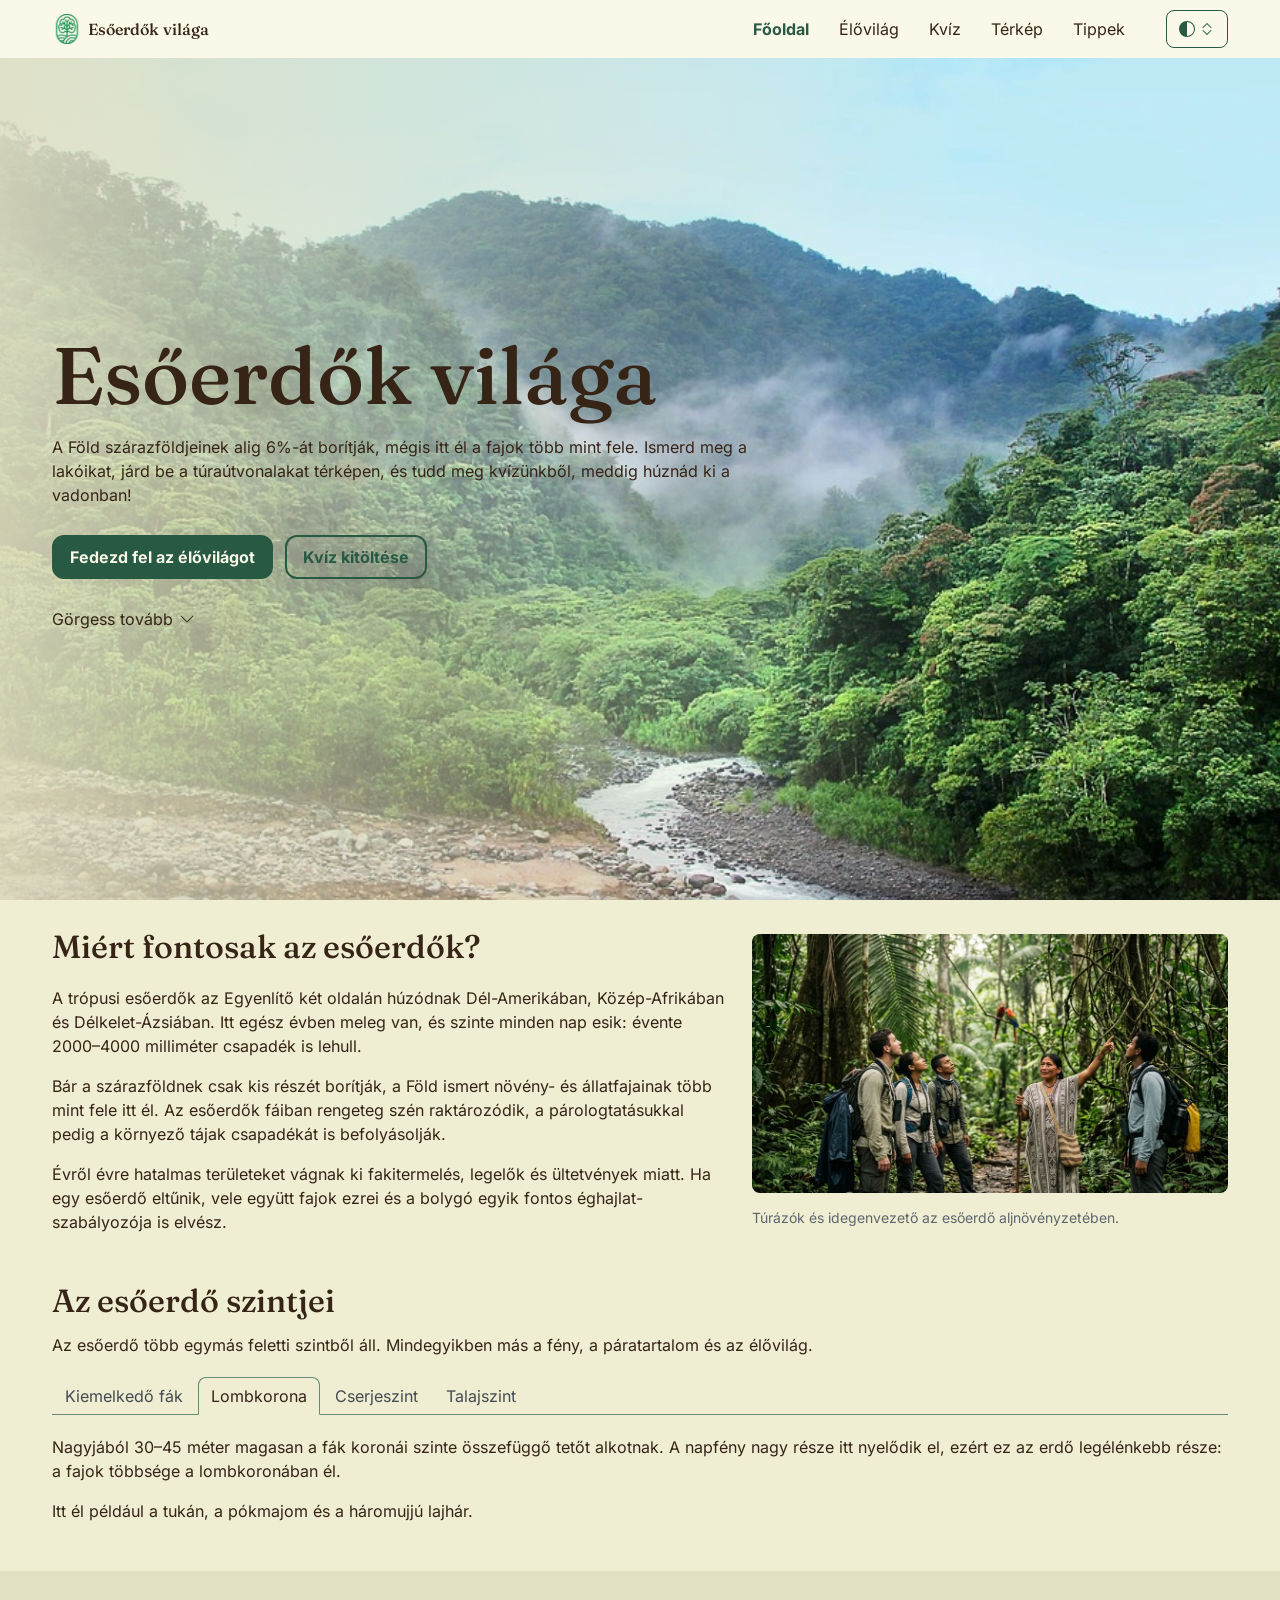
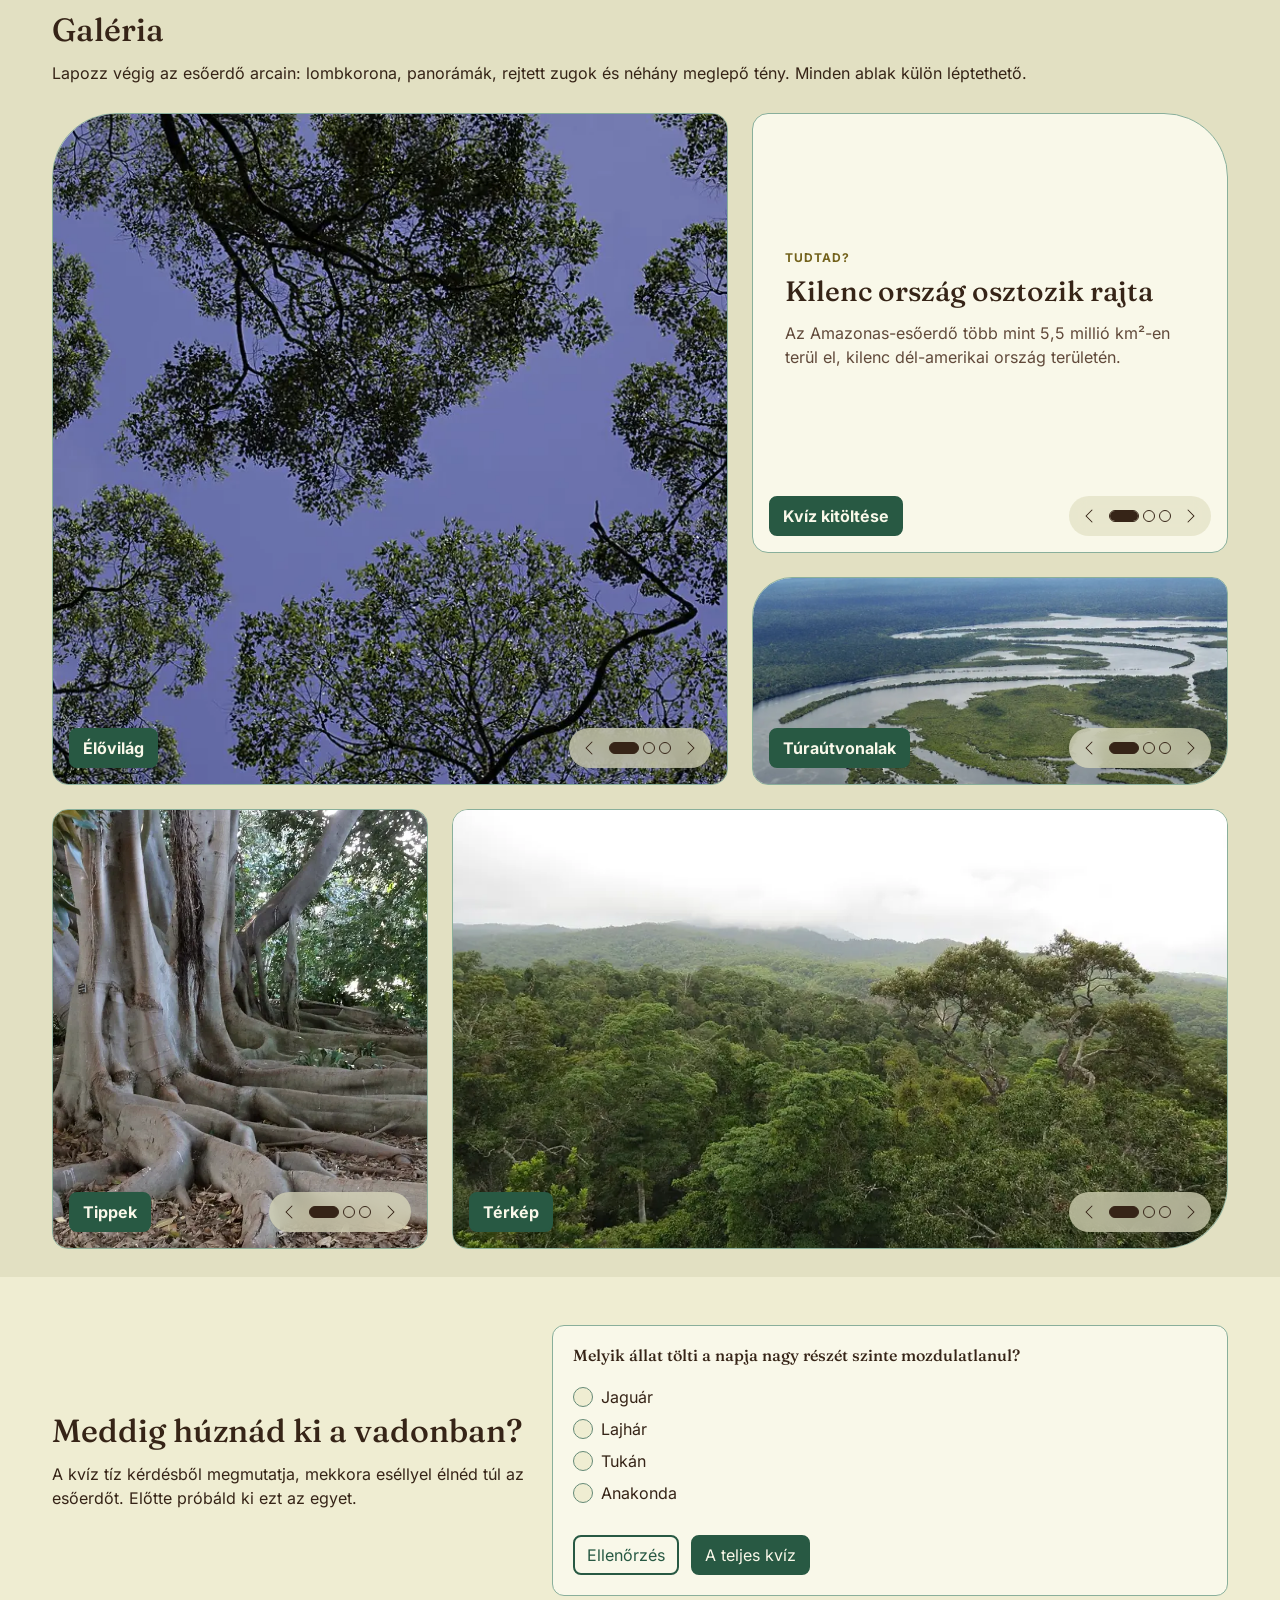
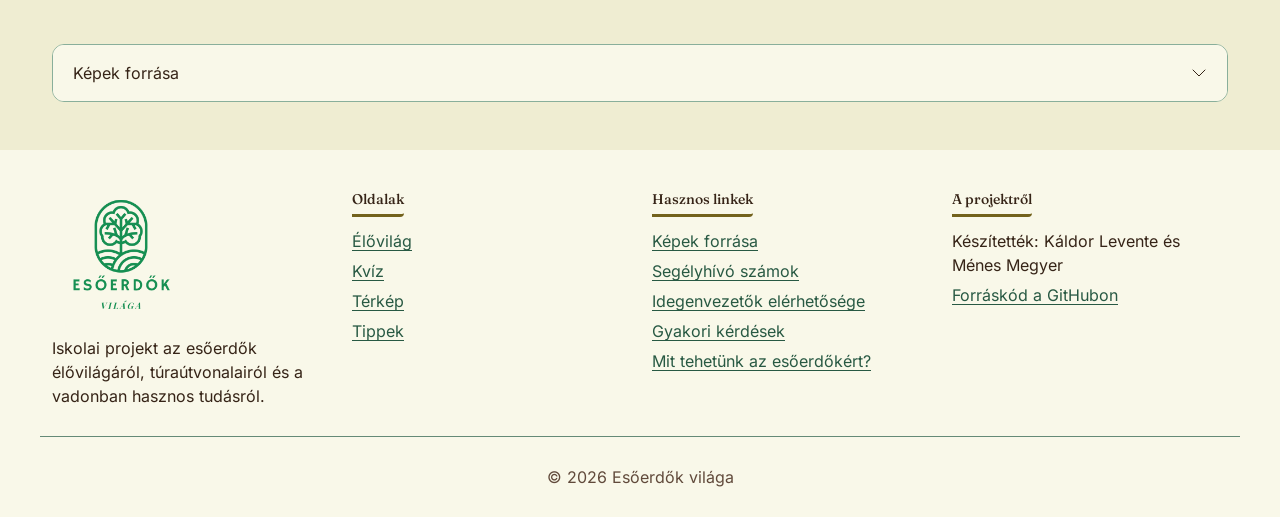
<file: index.html>
<!doctype html>
<html lang="hu">

<head>
  <meta charset="UTF-8" />
  <meta name="viewport" content="width=device-width, initial-scale=1.0" />
  <meta name="description"
    content="Ismerd meg az esőerdők élővilágát és szintjeit, járd be a túraútvonalakat, és töltsd ki a túlélő kvízt." />
  <link rel="icon" href="assets/brand/icon-logo.webp" type="image/webp" />
  <link rel="stylesheet" href="css/bootstrap.min.css" />
  <link rel="stylesheet" href="css/style.css" />
  <title>Esőerdők világa</title>
</head>

<body>
  <script src="js/tema.js"></script>
  <a class="visually-hidden-focusable" href="#main">Ugrás a tartalomra</a>
  <header class="sticky-top" id="siteHeader">
    <nav class="navbar md:navbar-expand bg-1" id="pageTop">
      <div class="container">
        <a class="navbar-brand d-flex align-items-center gap-2" href="index.html">
          <img src="assets/brand/icon-dark.webp" alt="" width="30" height="30" />
          Esőerdők világa
        </a>
        <button class="btn-icon navbar-toggler" type="button" data-bs-toggle="drawer" data-bs-target="#navbarDrawer"
          aria-controls="navbarDrawer" aria-expanded="false" aria-label="Menü megnyitása">
          <span class="navbar-toggler-icon" aria-hidden="true"></span>
        </button>
        <dialog class="drawer drawer-end" tabindex="-1" id="navbarDrawer" aria-labelledby="navbarDrawerLabel">
          <div class="drawer-header">
            <h5 class="drawer-title" id="navbarDrawerLabel">Menü</h5>
            <button type="button" class="btn-close" data-bs-dismiss="drawer" aria-label="Bezárás"></button>
          </div>
          <div class="drawer-body mb-2 md:mb-0">
            <ul class="nav navbar-nav ms-auto me-4">
              <li class="nav-item">
                <a class="nav-link active" aria-current="page" href="index.html">Főoldal</a>
              </li>
              <li class="nav-item">
                <a class="nav-link" href="pages/elovilag.html">Élővilág</a>
              </li>
              <li class="nav-item">
                <a class="nav-link" href="pages/kviz.html">Kvíz</a>
              </li>
              <li class="nav-item">
                <a class="nav-link" href="pages/terkep.html">Térkép</a>
              </li>
              <li class="nav-item">
                <a class="nav-link" href="pages/tippek.html">Tippek</a>
              </li>
            </ul>

            <div class="theme-switcher">
              <button type="button" class="btn-outline theme-switcher-toggle" id="themeToggle" data-bs-toggle="menu"
                data-bs-placement="bottom-end" aria-expanded="false" aria-label="Téma választása">
                <span class="theme-switcher-icon" id="themeToggleIcon"><svg class="bi" width="16"
                    height="16" fill="currentColor" viewBox="0 0 16 16" aria-hidden="true">
                    <path d="M8 15A7 7 0 1 0 8 1zm0 1A8 8 0 1 1 8 0a8 8 0 0 1 0 16" />
                  </svg></span>
                <svg class="bi" width="16" height="16" fill="currentColor" viewBox="0 0 16 16"
                  aria-hidden="true">
                  <path
                    d="M3.646 9.146a.5.5 0 0 1 .708 0L8 12.793l3.646-3.647a.5.5 0 0 1 .708.708l-4 4a.5.5 0 0 1-.708 0l-4-4a.5.5 0 0 1 0-.708m0-2.292a.5.5 0 0 0 .708 0L8 3.207l3.646 3.647a.5.5 0 0 0 .708-.708l-4-4a.5.5 0 0 0-.708 0l-4 4a.5.5 0 0 0 0 .708" />
                </svg>
              </button>
              <div class="menu" role="group" aria-labelledby="themeToggle">
                <button class="menu-item" type="button" data-theme-value="light" aria-pressed="false">
                  <svg class="bi menu-item-icon" width="16" height="16" fill="currentColor"
                    viewBox="0 0 16 16" aria-hidden="true">
                    <path
                      d="M12 8a4 4 0 1 1-8 0 4 4 0 0 1 8 0M8 0a.5.5 0 0 1 .5.5v2a.5.5 0 0 1-1 0v-2A.5.5 0 0 1 8 0m0 13a.5.5 0 0 1 .5.5v2a.5.5 0 0 1-1 0v-2A.5.5 0 0 1 8 13m8-5a.5.5 0 0 1-.5.5h-2a.5.5 0 0 1 0-1h2a.5.5 0 0 1 .5.5M3 8a.5.5 0 0 1-.5.5h-2a.5.5 0 0 1 0-1h2A.5.5 0 0 1 3 8m10.657-5.657a.5.5 0 0 1 0 .707l-1.414 1.415a.5.5 0 1 1-.707-.708l1.414-1.414a.5.5 0 0 1 .707 0m-9.193 9.193a.5.5 0 0 1 0 .707L3.05 13.657a.5.5 0 0 1-.707-.707l1.414-1.414a.5.5 0 0 1 .707 0m9.193 2.121a.5.5 0 0 1-.707 0l-1.414-1.414a.5.5 0 0 1 .707-.707l1.414 1.414a.5.5 0 0 1 0 .707M4.464 4.465a.5.5 0 0 1-.707 0L2.343 3.05a.5.5 0 1 1 .707-.707l1.414 1.414a.5.5 0 0 1 0 .708" />
                  </svg>
                  <span class="menu-item-content">Világos</span>
                  <svg class="bi menu-item-check" width="16" height="16" fill="currentColor"
                    viewBox="0 0 16 16" aria-hidden="true">
                    <path
                      d="M13.854 3.646a.5.5 0 0 1 0 .708l-7 7a.5.5 0 0 1-.708 0l-3.5-3.5a.5.5 0 1 1 .708-.708L6.5 10.293l6.646-6.647a.5.5 0 0 1 .708 0" />
                  </svg>
                </button>
                <button class="menu-item" type="button" data-theme-value="dark" aria-pressed="false">
                  <svg class="bi menu-item-icon" width="16" height="16" fill="currentColor"
                    viewBox="0 0 16 16" aria-hidden="true">
                    <path
                      d="M6 .278a.77.77 0 0 1 .08.858 7.2 7.2 0 0 0-.878 3.46c0 4.021 3.278 7.277 7.318 7.277q.792-.001 1.533-.16a.79.79 0 0 1 .81.316.73.73 0 0 1-.031.893A8.35 8.35 0 0 1 8.344 16C3.734 16 0 12.286 0 7.71 0 4.266 2.114 1.312 5.124.06A.75.75 0 0 1 6 .278" />
                  </svg>
                  <span class="menu-item-content">Sötét</span>
                  <svg class="bi menu-item-check" width="16" height="16" fill="currentColor"
                    viewBox="0 0 16 16" aria-hidden="true">
                    <path
                      d="M13.854 3.646a.5.5 0 0 1 0 .708l-7 7a.5.5 0 0 1-.708 0l-3.5-3.5a.5.5 0 1 1 .708-.708L6.5 10.293l6.646-6.647a.5.5 0 0 1 .708 0" />
                  </svg>
                </button>
                <button class="menu-item" type="button" data-theme-value="auto" aria-pressed="false">
                  <svg class="bi menu-item-icon" width="16" height="16" fill="currentColor"
                    viewBox="0 0 16 16" aria-hidden="true">
                    <path d="M8 15A7 7 0 1 0 8 1zm0 1A8 8 0 1 1 8 0a8 8 0 0 1 0 16" />
                  </svg>
                  <span class="menu-item-content">Automatikus</span>
                  <svg class="bi menu-item-check" width="16" height="16" fill="currentColor"
                    viewBox="0 0 16 16" aria-hidden="true">
                    <path
                      d="M13.854 3.646a.5.5 0 0 1 0 .708l-7 7a.5.5 0 0 1-.708 0l-3.5-3.5a.5.5 0 1 1 .708-.708L6.5 10.293l6.646-6.647a.5.5 0 0 1 .708 0" />
                  </svg>
                </button>
              </div>
            </div>
          </div>
        </dialog>
      </div>
    </nav>
  </header>

  <main id="main">
    <div class="hero d-flex flex-column justify-content-center">
      <div class="container">
        <div class="hero-container">
          <h1 class="mb-4">Esőerdők világa</h1>
          <p class="mb-8">
            A Föld szárazföldjeinek alig 6%-át borítják, mégis itt él a fajok
            több mint fele. Ismerd meg a lakóikat, járd be a túraútvonalakat
            térképen, és tudd meg kvízünkből, meddig húznád ki a vadonban!
          </p>
          <div class="hero-buttons d-flex flex-wrap gap-4 mb-8">
            <a href="pages/elovilag.html" class="btn-solid btn-lg">Fedezd fel az élővilágot</a>
            <a href="pages/kviz.html" class="btn-outline btn-lg">Kvíz kitöltése</a>
          </div>
          <a href="#bevezetes" class="icon-link hero-scroll">
            Görgess tovább
            <svg class="bi" width="16" height="16" fill="currentColor" viewBox="0 0 16 16" aria-hidden="true">
              <path fill-rule="evenodd"
                d="M1.646 4.646a.5.5 0 0 1 .708 0L8 10.293l5.646-5.647a.5.5 0 0 1 .708.708l-6 6a.5.5 0 0 1-.708 0l-6-6a.5.5 0 0 1 0-.708" />
            </svg>
          </a>
        </div>
      </div>
    </div>

    <section class="container mt-8 mb-12" id="bevezetes" aria-labelledby="bevezetesTitle">
      <div class="row gy-8 align-items-center">
        <div class="col-12 lg:col-7">
          <h2 class="mb-6" id="bevezetesTitle">Miért fontosak az esőerdők?</h2>
          <p>
            A trópusi esőerdők az Egyenlítő két oldalán húzódnak Dél-Amerikában, Közép-Afrikában és
            Délkelet-Ázsiában. Itt egész évben meleg van, és szinte minden nap esik: évente 2000–4000
            milliméter csapadék is lehull.
          </p>
          <p>
            Bár a szárazföldnek csak kis részét borítják, a Föld ismert növény- és állatfajainak több mint
            fele itt él. Az esőerdők fáiban rengeteg szén raktározódik, a párologtatásukkal pedig a
            környező tájak csapadékát is befolyásolják.
          </p>
          <p class="mb-0">
            Évről évre hatalmas területeket vágnak ki fakitermelés, legelők és ültetvények miatt. Ha egy
            esőerdő eltűnik, vele együtt fajok ezrei és a bolygó egyik fontos éghajlat-szabályozója is elvész.
          </p>
        </div>
        <div class="col-12 lg:col-5">
          <figure class="figure mb-0">
            <img src="assets/img/bevezetes.webp" class="img-fluid rounded-5" width="1000" height="545"
              alt="Idegenvezető a lombkorona felé mutat, ahol két ara papagáj ül, mellette túrázók figyelnek"
              loading="lazy" />
            <figcaption class="figure-caption mt-2">Túrázók és idegenvezető az esőerdő aljnövényzetében.</figcaption>
          </figure>
        </div>
      </div>
    </section>

    <section class="container mb-12" aria-labelledby="szintekTitle">
      <h2 class="mb-4" id="szintekTitle">Az esőerdő szintjei</h2>
      <p class="mb-6">
        Az esőerdő több egymás feletti szintből áll. Mindegyikben más a fény, a páratartalom és az élővilág.
      </p>
      <ul class="nav nav-tabs szint-tabs text-nowrap" role="tablist">
        <li class="nav-item" role="presentation">
          <button class="nav-link" id="szint-kiemelkedo-tab" type="button" role="tab" data-bs-toggle="tab"
            data-bs-target="#szint-kiemelkedo" aria-controls="szint-kiemelkedo" aria-selected="false">
            Kiemelkedő fák
          </button>
        </li>
        <li class="nav-item" role="presentation">
          <button class="nav-link active" id="szint-lombkorona-tab" type="button" role="tab" data-bs-toggle="tab"
            data-bs-target="#szint-lombkorona" aria-controls="szint-lombkorona" aria-selected="true">
            Lombkorona
          </button>
        </li>
        <li class="nav-item" role="presentation">
          <button class="nav-link" id="szint-cserje-tab" type="button" role="tab" data-bs-toggle="tab"
            data-bs-target="#szint-cserje" aria-controls="szint-cserje" aria-selected="false">
            Cserjeszint
          </button>
        </li>
        <li class="nav-item" role="presentation">
          <button class="nav-link" id="szint-talaj-tab" type="button" role="tab" data-bs-toggle="tab"
            data-bs-target="#szint-talaj" aria-controls="szint-talaj" aria-selected="false">
            Talajszint
          </button>
        </li>
      </ul>
      <div class="tab-content pt-6">
        <div class="tab-pane tab-pane-instant" id="szint-kiemelkedo" role="tabpanel"
          aria-labelledby="szint-kiemelkedo-tab" tabindex="0">
          <p>
            Egy-egy óriásfa 50–60 méter magasra is megnő, és kilóg a lombkorona tetejéből. Itt éri a legtöbb
            napfény és szél, a levegő is szárazabb, mint lejjebb.
          </p>
          <p class="mb-0">Itt él például a hárpia, amely a lombok közül kapja el a majmokat és a lajhárokat.</p>
        </div>
        <div class="tab-pane tab-pane-instant active" id="szint-lombkorona" role="tabpanel"
          aria-labelledby="szint-lombkorona-tab" tabindex="0">
          <p>
            Nagyjából 30–45 méter magasan a fák koronái szinte összefüggő tetőt alkotnak. A napfény nagy része
            itt nyelődik el, ezért ez az erdő legélénkebb része: a fajok többsége a lombkoronában él.
          </p>
          <p class="mb-0">Itt él például a tukán, a pókmajom és a háromujjú lajhár.</p>
        </div>
        <div class="tab-pane tab-pane-instant" id="szint-cserje" role="tabpanel" aria-labelledby="szint-cserje-tab"
          tabindex="0">
          <p>
            A lombkorona alatt félhomály van, ide a napfénynek csak néhány százaléka jut le. A növények nagy
            levelekkel próbálnak minél több fényt elkapni, a fiatal fák pedig évekig várnak egy résre.
          </p>
          <p class="mb-0">Itt él például a jaguár, a levelibékák és a boák.</p>
        </div>
        <div class="tab-pane tab-pane-instant" id="szint-talaj" role="tabpanel" aria-labelledby="szint-talaj-tab"
          tabindex="0">
          <p>
            Az erdő alja sötét és nedves. A lehulló levelek a meleg miatt néhány hét alatt lebomlanak, ebben
            gombák, termeszek és rengeteg rovar segít, ezért a talaj meglepően vékony.
          </p>
          <p class="mb-0">Itt él például a tapír, az óriás hangyász és a levélvágó hangyák.</p>
        </div>
      </div>
    </section>

    <div class="bg-dark pt-8">
      <section class="container" aria-labelledby="galleryTitle">
        <div class="mb-8">
          <h2 class="my-4" id="galleryTitle">Galéria</h2>
          <p>
            Lapozz végig az esőerdő arcain: lombkorona, panorámák, rejtett
            zugok és néhány meglepő tény. Minden ablak külön léptethető.
          </p>
        </div>
        <div class="gallery pb-8">
          <div class="grid">
            <div class="g-col-12 md:g-col-7 gallery-tile gallery-tile-a">
              <div id="galleryA" class="carousel" role="group" aria-roledescription="carousel" aria-label="Lombkorona képek">
                <div class="carousel-inner">
                  <div class="carousel-item active">
                    <img src="assets/img/gallery/fooldal-a-1.webp" alt="Lombkorona alulról nézve, a koronák között kék ég látszik"
                      loading="lazy" />
                  </div>
                  <div class="carousel-item">
                    <img src="assets/img/gallery/fooldal-a-2.webp" alt="Az Amazonas-esőerdő felülről, kanyargó folyóval"
                      loading="lazy" />
                  </div>
                  <div class="carousel-item">
                    <img src="assets/img/gallery/fooldal-a-3.webp" alt="Kapokfa emelkedik a lombkorona fölé Peruban" loading="lazy" />
                  </div>
                </div>
                <div class="gallery-controls">
                  <button type="button" class="gallery-control" data-bs-target="#galleryA" data-bs-slide="prev"
                    aria-label="Előző">
                    <span class="carousel-icon-prev" aria-hidden="true"></span>
                  </button>
                  <div class="carousel-indicators">
                    <button type="button" data-bs-target="#galleryA" data-bs-slide-to="0" class="active"
                      aria-current="true" aria-label="1. dia"></button>
                    <button type="button" data-bs-target="#galleryA" data-bs-slide-to="1" aria-label="2. dia"></button>
                    <button type="button" data-bs-target="#galleryA" data-bs-slide-to="2" aria-label="3. dia"></button>
                  </div>
                  <button type="button" class="gallery-control" data-bs-target="#galleryA" data-bs-slide="next"
                    aria-label="Következő">
                    <span class="carousel-icon-next" aria-hidden="true"></span>
                  </button>
                </div>
              </div>
              <a href="pages/elovilag.html" class="btn-solid gallery-tile-action hover-lift">Élővilág</a>
            </div>
            <div class="g-col-12 md:g-col-5 gallery-tile gallery-tile-b">
              <div id="galleryB" class="carousel slide" role="group" data-bs-autoplay="true" data-bs-interval="6000" aria-roledescription="carousel"
                aria-label="Érdekességek az esőerdőkről">
                <div class="carousel-inner">
                  <div class="carousel-item active">
                    <div class="gallery-fact">
                      <span class="gallery-fact-eyebrow">Tudtad?</span>
                      <h3 class="gallery-fact-title">
                        Kilenc ország osztozik rajta
                      </h3>
                      <p class="gallery-fact-text">
                        Az Amazonas-esőerdő több mint 5,5 millió km²-en terül
                        el, kilenc dél-amerikai ország területén.
                      </p>
                    </div>
                  </div>
                  <div class="carousel-item">
                    <div class="gallery-fact">
                      <span class="gallery-fact-eyebrow">Tudtad?</span>
                      <h3 class="gallery-fact-title">
                        Szinte minden nap esik
                      </h3>
                      <p class="gallery-fact-text">
                        Egy trópusi esőerdőben évente akár 2000–4000 mm
                        csapadék is hullhat, ez Magyarország átlagának
                        többszöröse.
                      </p>
                    </div>
                  </div>
                  <div class="carousel-item">
                    <div class="gallery-fact">
                      <span class="gallery-fact-eyebrow">Tudtad?</span>
                      <h3 class="gallery-fact-title">Élő patika</h3>
                      <p class="gallery-fact-text">
                        Számos ma használt gyógyszer hatóanyaga esőerdei
                        növényekből származik, és a legtöbb fajt még nem is
                        vizsgálták.
                      </p>
                    </div>
                  </div>
                </div>
                <div class="gallery-controls">
                  <button type="button" class="gallery-control" data-bs-target="#galleryB" data-bs-slide="prev"
                    aria-label="Előző">
                    <span class="carousel-icon-prev" aria-hidden="true"></span>
                  </button>
                  <div class="carousel-indicators">
                    <button type="button" data-bs-target="#galleryB" data-bs-slide-to="0" class="active"
                      aria-current="true" aria-label="1. dia"></button>
                    <button type="button" data-bs-target="#galleryB" data-bs-slide-to="1" aria-label="2. dia"></button>
                    <button type="button" data-bs-target="#galleryB" data-bs-slide-to="2" aria-label="3. dia"></button>
                  </div>
                  <button type="button" class="gallery-control" data-bs-target="#galleryB" data-bs-slide="next"
                    aria-label="Következő">
                    <span class="carousel-icon-next" aria-hidden="true"></span>
                  </button>
                </div>
              </div>
              <a href="pages/kviz.html" class="btn-solid gallery-tile-action hover-lift">Kvíz kitöltése</a>
            </div>
            <div class="g-col-12 md:g-col-5 gallery-tile gallery-tile-c">
              <div id="galleryC" class="carousel" role="group" aria-roledescription="carousel" aria-label="Panorámaképek">
                <div class="carousel-inner">
                  <div class="carousel-item active">
                    <img src="assets/img/gallery/fooldal-c-1.webp" alt="Az Amazonas ágai és szigetei légi felvételen" loading="lazy" />
                  </div>
                  <div class="carousel-item">
                    <img src="assets/img/gallery/fooldal-c-2.webp" alt="Az Amazonas torkolata műholdfelvételen" loading="lazy" />
                  </div>
                  <div class="carousel-item">
                    <img src="assets/img/gallery/fooldal-c-3.webp" alt="Párás felhőerdő a Monteverde rezervátumban, Costa Ricán" loading="lazy" />
                  </div>
                </div>
                <div class="gallery-controls">
                  <button type="button" class="gallery-control" data-bs-target="#galleryC" data-bs-slide="prev"
                    aria-label="Előző">
                    <span class="carousel-icon-prev" aria-hidden="true"></span>
                  </button>
                  <div class="carousel-indicators">
                    <button type="button" data-bs-target="#galleryC" data-bs-slide-to="0" class="active"
                      aria-current="true" aria-label="1. dia"></button>
                    <button type="button" data-bs-target="#galleryC" data-bs-slide-to="1" aria-label="2. dia"></button>
                    <button type="button" data-bs-target="#galleryC" data-bs-slide-to="2" aria-label="3. dia"></button>
                  </div>
                  <button type="button" class="gallery-control" data-bs-target="#galleryC" data-bs-slide="next"
                    aria-label="Következő">
                    <span class="carousel-icon-next" aria-hidden="true"></span>
                  </button>
                </div>
              </div>
              <a href="pages/terkep.html" class="btn-solid gallery-tile-action hover-lift">Túraútvonalak</a>
            </div>
            <div class="g-col-12 md:g-col-4 gallery-tile gallery-tile-d">
              <div id="galleryD" class="carousel" role="group" aria-roledescription="carousel" aria-label="Az erdő részletei">
                <div class="carousel-inner">
                  <div class="carousel-item active">
                    <img src="assets/img/gallery/fooldal-d-1.webp" alt="Széles támasztógyökerek egy trópusi fa tövében" loading="lazy" />
                  </div>
                  <div class="carousel-item">
                    <img src="assets/img/gallery/fooldal-d-2.webp" alt="A Kaieteur-vízesés Guyanában, a párában szivárvánnyal" loading="lazy" />
                  </div>
                  <div class="carousel-item">
                    <img src="assets/img/gallery/fooldal-d-3.webp" alt="Liánokkal benőtt fák az erdőben" loading="lazy" />
                  </div>
                </div>
                <div class="gallery-controls">
                  <button type="button" class="gallery-control" data-bs-target="#galleryD" data-bs-slide="prev"
                    aria-label="Előző">
                    <span class="carousel-icon-prev" aria-hidden="true"></span>
                  </button>
                  <div class="carousel-indicators">
                    <button type="button" data-bs-target="#galleryD" data-bs-slide-to="0" class="active"
                      aria-current="true" aria-label="1. dia"></button>
                    <button type="button" data-bs-target="#galleryD" data-bs-slide-to="1" aria-label="2. dia"></button>
                    <button type="button" data-bs-target="#galleryD" data-bs-slide-to="2" aria-label="3. dia"></button>
                  </div>
                  <button type="button" class="gallery-control" data-bs-target="#galleryD" data-bs-slide="next"
                    aria-label="Következő">
                    <span class="carousel-icon-next" aria-hidden="true"></span>
                  </button>
                </div>
              </div>
              <a href="pages/tippek.html" class="btn-solid gallery-tile-action hover-lift">Tippek</a>
            </div>
            <div class="g-col-12 md:g-col-8 gallery-tile gallery-tile-e">
              <div id="galleryE" class="carousel" role="group" aria-roledescription="carousel" aria-label="Esőerdei tájak">
                <div class="carousel-inner">
                  <div class="carousel-item active">
                    <img src="assets/img/gallery/fooldal-e-1.webp" alt="A Daintree-esőerdő Queenslandben, Ausztráliában" loading="lazy" />
                  </div>
                  <div class="carousel-item">
                    <img src="assets/img/gallery/fooldal-e-2.webp" alt="Reggeli köd a Danum-völgy esőerdeje fölött, Borneón" loading="lazy" />
                  </div>
                  <div class="carousel-item">
                    <img src="assets/img/gallery/fooldal-e-3.webp" alt="Sűrű erdő a Manu folyó partján, Peruban" loading="lazy" />
                  </div>
                </div>
                <div class="gallery-controls">
                  <button type="button" class="gallery-control" data-bs-target="#galleryE" data-bs-slide="prev"
                    aria-label="Előző">
                    <span class="carousel-icon-prev" aria-hidden="true"></span>
                  </button>
                  <div class="carousel-indicators">
                    <button type="button" data-bs-target="#galleryE" data-bs-slide-to="0" class="active"
                      aria-current="true" aria-label="1. dia"></button>
                    <button type="button" data-bs-target="#galleryE" data-bs-slide-to="1" aria-label="2. dia"></button>
                    <button type="button" data-bs-target="#galleryE" data-bs-slide-to="2" aria-label="3. dia"></button>
                  </div>
                  <button type="button" class="gallery-control" data-bs-target="#galleryE" data-bs-slide="next"
                    aria-label="Következő">
                    <span class="carousel-icon-next" aria-hidden="true"></span>
                  </button>
                </div>
              </div>
              <a href="pages/terkep.html" class="btn-solid gallery-tile-action hover-lift">Térkép</a>
            </div>
          </div>
        </div>
      </section>
    </div>

    <section class="container my-12" aria-labelledby="probaTitle">
      <div class="row gy-8 align-items-center">
        <div class="col-12 lg:col-5">
          <h2 class="mb-4" id="probaTitle">Meddig húznád ki a vadonban?</h2>
          <p class="mb-0">
            A kvíz tíz kérdésből megmutatja, mekkora eséllyel élnéd túl az esőerdőt. Előtte próbáld ki ezt az egyet.
          </p>
        </div>
        <div class="col-12 lg:col-7">
          <form class="card" id="probaKerdes">
            <div class="card-body">
              <fieldset class="vstack gap-3 mb-6">
                <legend class="h5 mb-4">Melyik állat tölti a napja nagy részét szinte mozdulatlanul?</legend>
                <div class="form-field">
                  <input class="radio" type="radio" name="proba" id="proba-a" value="jaguar" required />
                  <label for="proba-a">Jaguár</label>
                </div>
                <div class="form-field">
                  <input class="radio" type="radio" name="proba" id="proba-b" value="lajhar" />
                  <label for="proba-b">Lajhár</label>
                </div>
                <div class="form-field">
                  <input class="radio" type="radio" name="proba" id="proba-c" value="tukan" />
                  <label for="proba-c">Tukán</label>
                </div>
                <div class="form-field">
                  <input class="radio" type="radio" name="proba" id="proba-d" value="anakonda" />
                  <label for="proba-d">Anakonda</label>
                </div>
              </fieldset>
              <div class="alert theme-success mb-6" id="probaHelyes" role="status" hidden>
                <p><strong>Helyes!</strong> A lajhár olyan lassan mozog, hogy a bundájában algák nőnek, ezért
                  zöldes színű.</p>
              </div>
              <div class="alert theme-danger mb-6" id="probaHibas" role="status" hidden>
                <p><strong>Nem talált.</strong> A lajhár a helyes válasz: olyan lassan mozog, hogy a bundájában
                  algák nőnek.</p>
              </div>
              <div class="d-flex flex-wrap gap-4">
                <button type="submit" class="btn-outline">Ellenőrzés</button>
                <a href="pages/kviz.html" class="btn-solid">A teljes kvíz</a>
              </div>
            </div>
          </form>
        </div>
      </div>
    </section>
    <section class="container mb-12 accordion" id="kepforras" aria-labelledby="kepforrasTitle">
      <details class="accordion-item">
        <summary class="accordion-header" id="kepforrasTitle">
          Képek forrása
          <svg class="accordion-icon" viewBox="0 0 16 16" fill="none" stroke="currentColor" stroke-linecap="round"
            stroke-linejoin="round" aria-hidden="true">
            <path d="m2 5 6 6 6-6" />
          </svg>
        </summary>
        <div class="accordion-body small">
          <p>Minden kép a Wikimedia Commonsról származik. A képeket kivágtuk, átméreteztük és WebP formátumba alakítottuk; a CC BY-SA licencű képek módosított változata ugyanazzal a licenccel használható.</p>
          <ul class="mb-0">
              <li>Lombkorona alulról nézve, a koronák között kék ég látszik: <a href="https://commons.wikimedia.org/wiki/File:JigsawCanopy.jpg">Mark J. Fisher</a>, <a href="https://creativecommons.org/licenses/by-sa/3.0">CC BY-SA 3.0</a></li>
              <li>Az Amazonas-esőerdő felülről, kanyargó folyóval: <a href="https://commons.wikimedia.org/wiki/File:Aerial_view_of_the_Amazon_Rainforest.jpg">lubasi</a>, <a href="https://creativecommons.org/licenses/by-sa/2.0">CC BY-SA 2.0</a></li>
              <li>Kapokfa emelkedik a lombkorona fölé Peruban: <a href="https://commons.wikimedia.org/wiki/File:Panguana-Lupuna-2008-2.jpg">Klaus Schönitzer</a>, <a href="https://creativecommons.org/licenses/by-sa/3.0">CC BY-SA 3.0</a></li>
              <li>Az Amazonas ágai és szigetei légi felvételen: <a href="https://commons.wikimedia.org/wiki/File:Amazon17_(5641020319).jpg">CIAT</a>, <a href="https://creativecommons.org/licenses/by-sa/2.0">CC BY-SA 2.0</a></li>
              <li>Az Amazonas torkolata műholdfelvételen: <a href="https://commons.wikimedia.org/wiki/File:Amazon_River_ESA387332.jpg">Európai Űrügynökség (ESA)</a>, <a href="https://creativecommons.org/licenses/by-sa/3.0/igo/deed.en">CC BY-SA 3.0 igo</a></li>
              <li>Párás felhőerdő a Monteverde rezervátumban, Costa Ricán: <a href="https://commons.wikimedia.org/wiki/File:Monteverde_bosque.jpg">Haakon S. Krohn</a>, <a href="https://creativecommons.org/licenses/by-sa/3.0">CC BY-SA 3.0</a></li>
              <li>Széles támasztógyökerek egy trópusi fa tövében: <a href="https://commons.wikimedia.org/wiki/File:Buttress_roots.JPG">Patti Neumann</a>, <a href="https://creativecommons.org/licenses/by-sa/3.0">CC BY-SA 3.0</a></li>
              <li>A Kaieteur-vízesés Guyanában, a párában szivárvánnyal: <a href="https://commons.wikimedia.org/wiki/File:GuyanaKaieteurFalls2004.jpg">Sorenriise</a>, <a href="https://creativecommons.org/licenses/by-sa/3.0">CC BY-SA 3.0</a></li>
              <li>Liánokkal benőtt fák az erdőben: <a href="https://commons.wikimedia.org/wiki/File:Lianas.jpg">Mark Marathon</a>, <a href="https://creativecommons.org/licenses/by-sa/3.0">CC BY-SA 3.0</a></li>
              <li>A Daintree-esőerdő Queenslandben, Ausztráliában: <a href="https://commons.wikimedia.org/wiki/File:Daintree_Rainforest,_Queensland_(483855)_(9440811465).jpg">Robert Linsdell</a>, <a href="https://creativecommons.org/licenses/by/2.0">CC BY 2.0</a></li>
              <li>Reggeli köd a Danum-völgy esőerdeje fölött, Borneón: <a href="https://commons.wikimedia.org/wiki/File:Morning_fog_over_Danum_Valley_(27329938517).jpg">Christopher Michel</a>, <a href="https://creativecommons.org/licenses/by/2.0">CC BY 2.0</a></li>
              <li>Sűrű erdő a Manu folyó partján, Peruban: <a href="https://commons.wikimedia.org/wiki/File:Manu_riverbank.jpg">As578</a>, <a href="https://creativecommons.org/licenses/by-sa/2.5">CC BY-SA 2.5</a></li>
          </ul>
        </div>
      </details>
    </section>
  </main>
  <footer>
    <div class="bg-light pt-10">
      <div class="container mb-8">
        <div class="row gy-8">
          <div class="col-12 md:col-6 lg:col-3">
            <a class="footer-brand d-inline-block mb-4" href="index.html">
              <img src="assets/brand/brand-logo.webp" alt="Esőerdők világa" class="w-50 rounded-5" />
            </a>
            <p class="mb-0">
              Iskolai projekt az esőerdők élővilágáról, túraútvonalairól és a vadonban hasznos tudásról.
            </p>
          </div>
          <div class="col-12 md:col-6 lg:col-3">
            <h2 class="footer-title h6 pb-2 mb-4">Oldalak</h2>
            <ul class="list-unstyled vstack gap-2 mb-0">
              <li><a href="pages/elovilag.html">Élővilág</a></li>
              <li><a href="pages/kviz.html">Kvíz</a></li>
              <li><a href="pages/terkep.html">Térkép</a></li>
              <li><a href="pages/tippek.html">Tippek</a></li>
            </ul>
          </div>
          <div class="col-12 md:col-6 lg:col-3">
            <h2 class="footer-title h6 pb-2 mb-4">Hasznos linkek</h2>
            <ul class="list-unstyled vstack gap-2 mb-0">
              <li><a href="#kepforras">Képek forrása</a></li>
              <li><a href="pages/elovilag.html#veszhelyzet">Segélyhívó számok</a></li>
              <li><a href="pages/terkep.html">Idegenvezetők elérhetősége</a></li>
              <li><a href="pages/tippek.html">Gyakori kérdések</a></li>
              <li><a href="pages/tippek.html#mittehetunk">Mit tehetünk az esőerdőkért?</a></li>
            </ul>
          </div>
          <div class="col-12 md:col-6 lg:col-3">
            <h2 class="footer-title h6 pb-2 mb-4">A projektről</h2>
            <p class="mb-2">Készítették: Káldor Levente és Ménes Megyer</p>
            <a href="https://github.com/KLeviii/esoerdok-vilaga">Forráskód a GitHubon</a>
          </div>
        </div>
      </div>
      <div class="container copyright-footer pt-8 pb-4">
        <p class="text-center">&copy; 2026 Esőerdők világa</p>
      </div>
    </div>
  </footer>

  <a href="#top" class="btn-solid btn-icon hover-lift position-fixed bottom-0 end-0 m-6 z-3 is-hidden" id="backToTop"
    aria-label="Vissza a tetejére">
    <svg class="bi" width="16" height="16" fill="currentColor" viewBox="0 0 16 16" aria-hidden="true">
      <path fill-rule="evenodd"
        d="M7.646 4.646a.5.5 0 0 1 .708 0l6 6a.5.5 0 0 1-.708.708L8 5.707l-5.646 5.647a.5.5 0 0 1-.708-.708z" />
    </svg>
  </a>

  <script src="js/bootstrap.bundle.min.js"></script>
  <script src="js/script.js"></script>
</body>

</html>
</file>
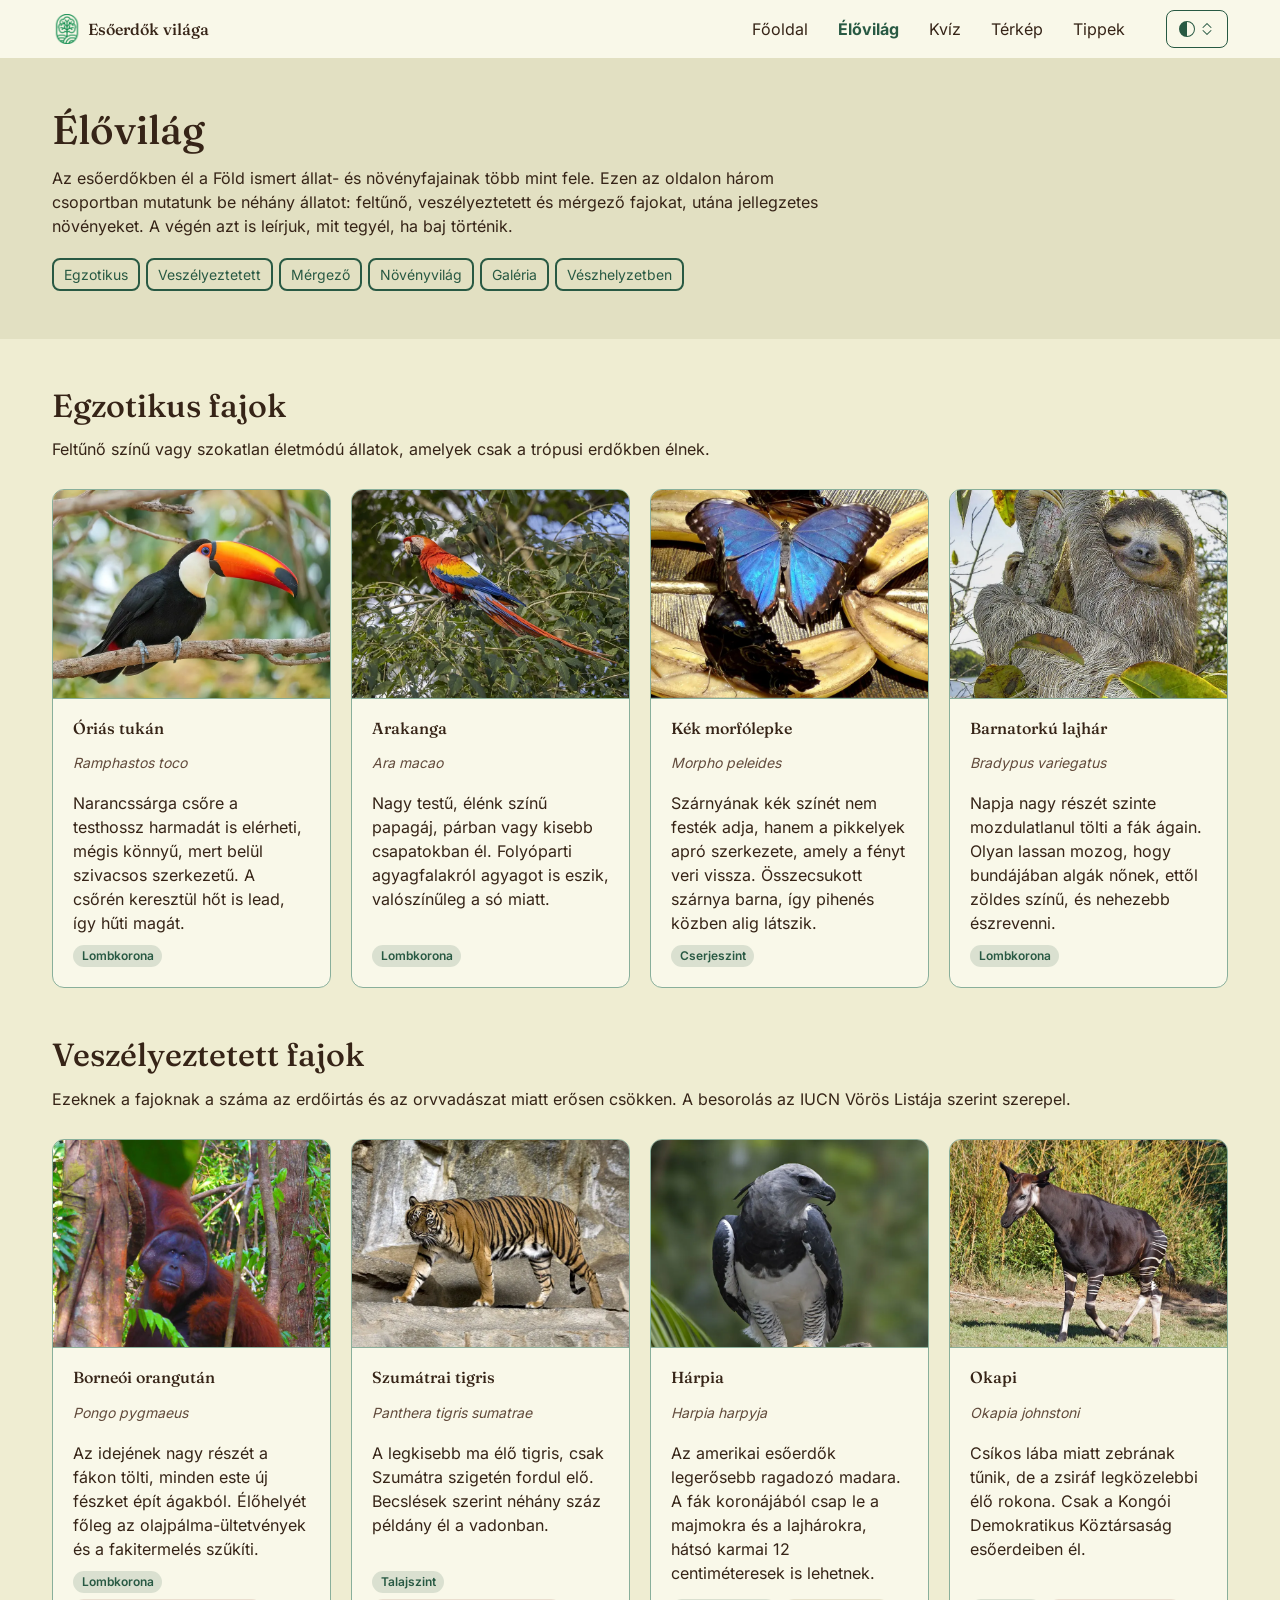
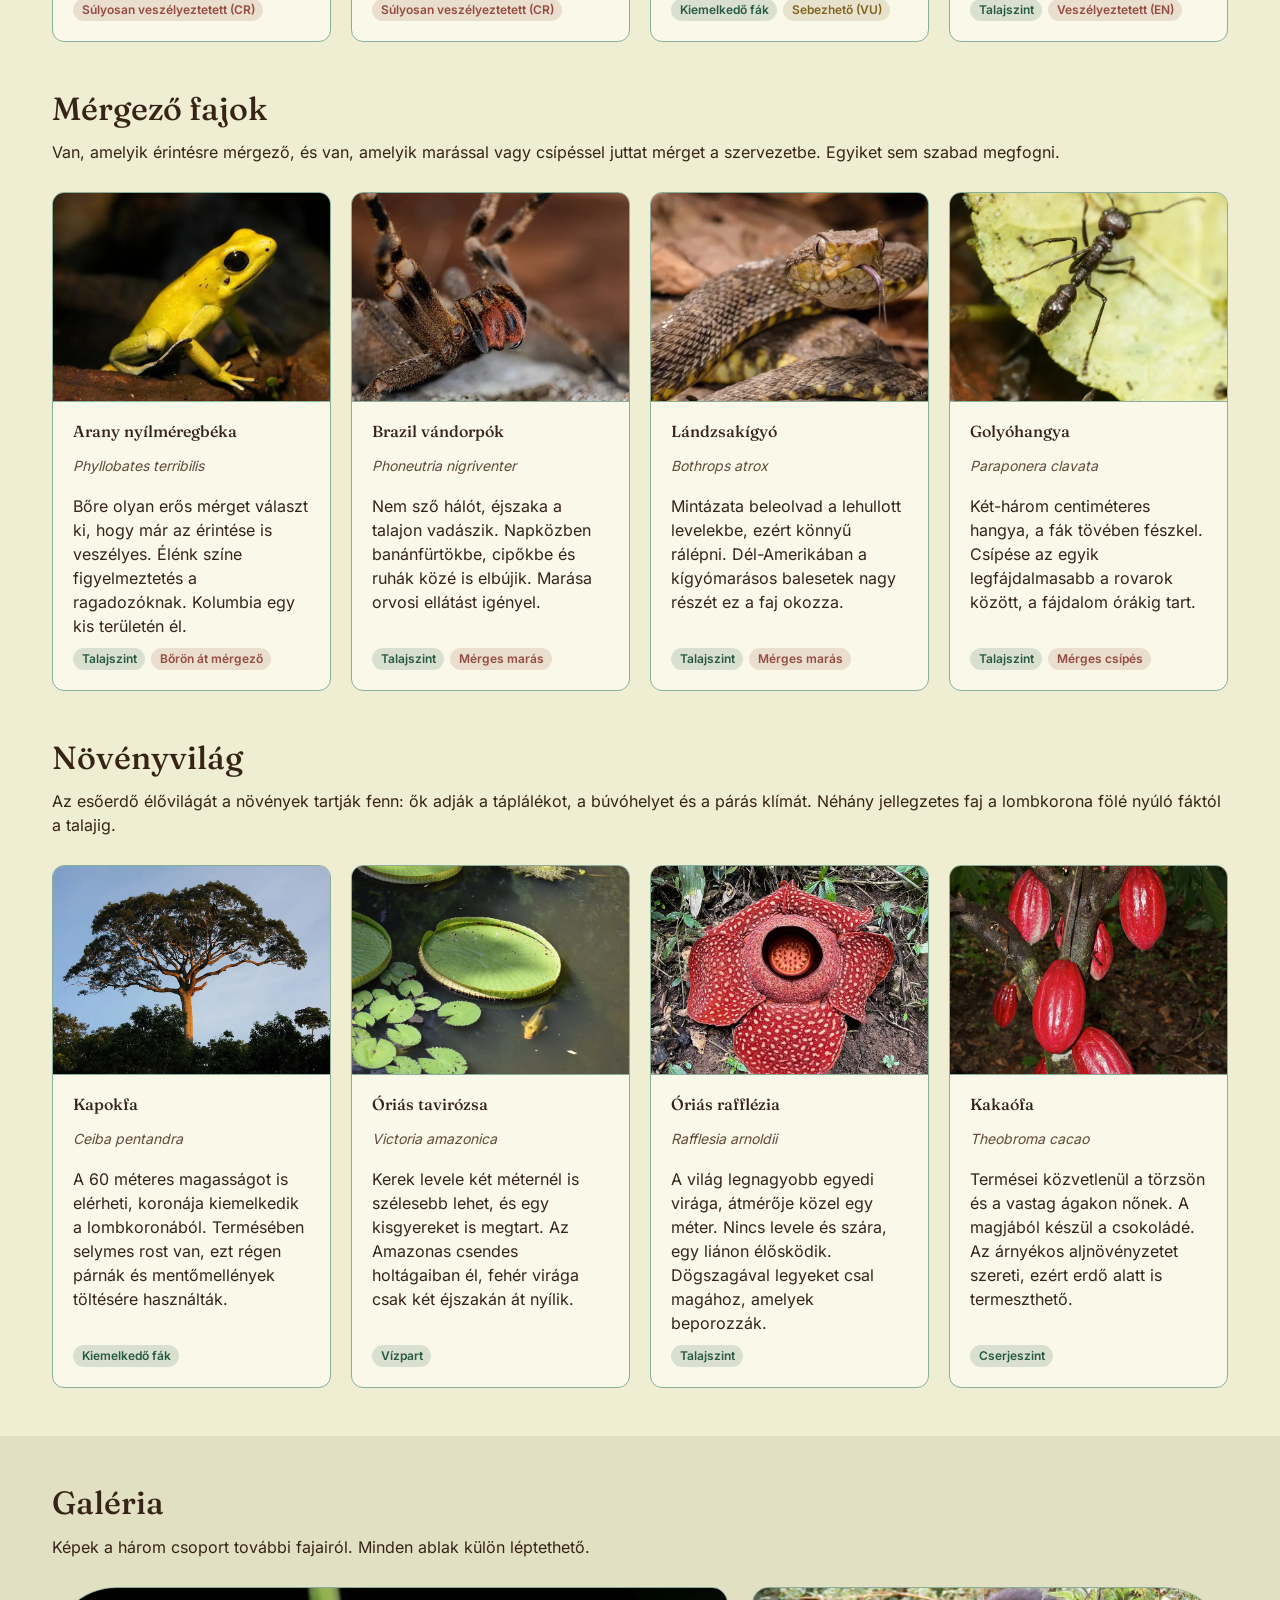
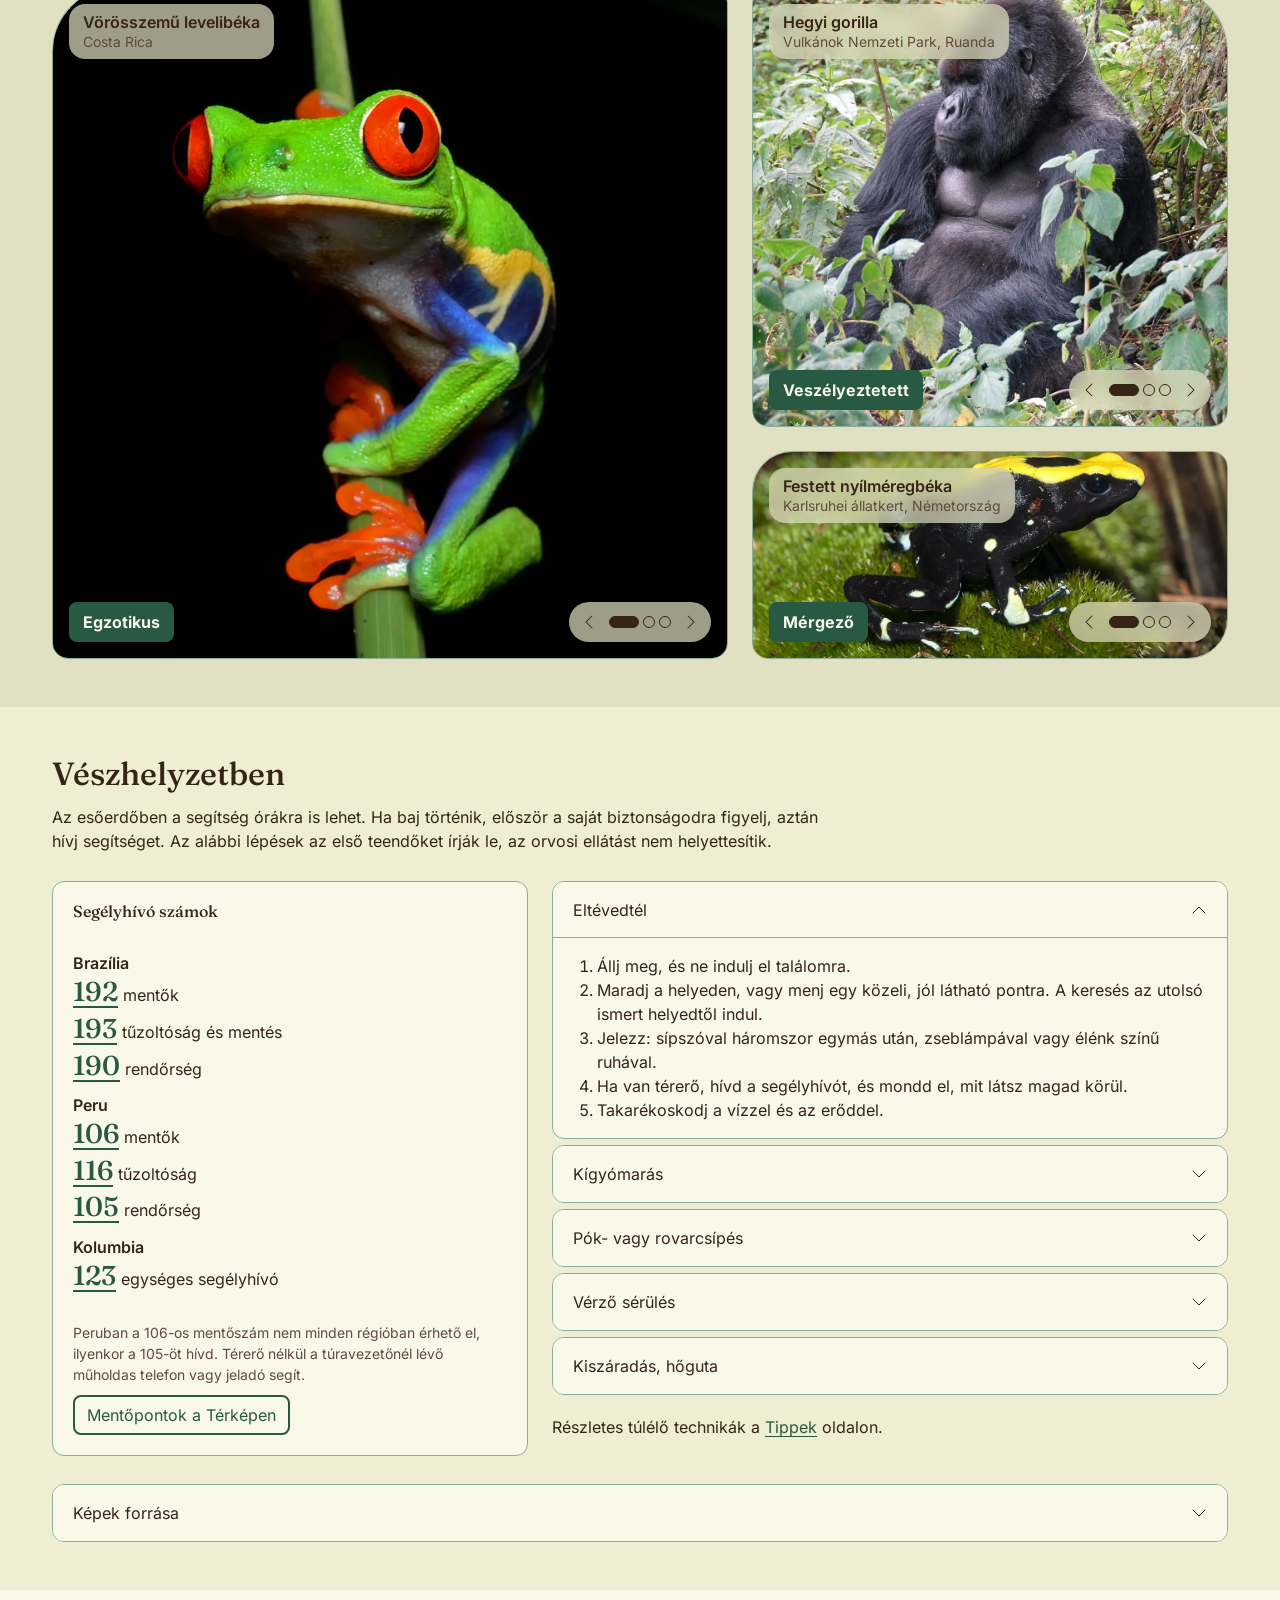
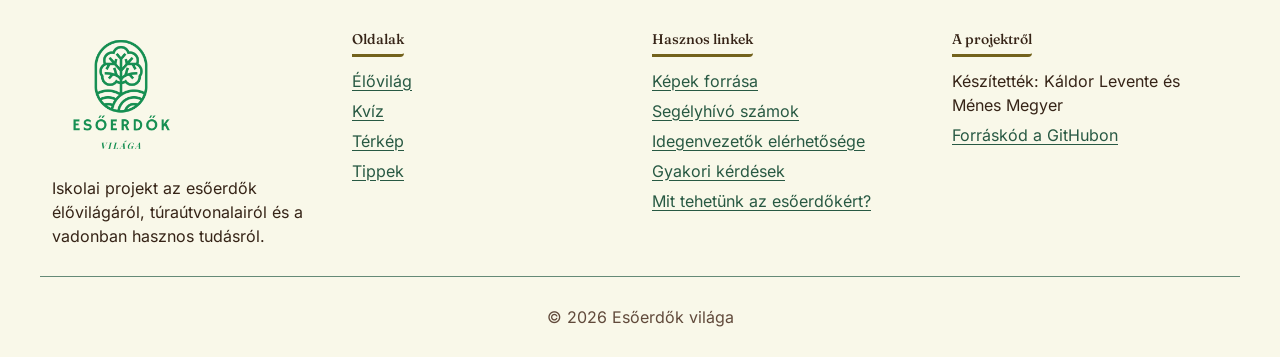
<file: pages/elovilag.html>
<!doctype html>
<html lang="hu">

<head>
  <meta charset="UTF-8" />
  <meta name="viewport" content="width=device-width, initial-scale=1.0" />
  <meta name="description"
    content="Egzotikus, veszélyeztetett és mérgező esőerdei fajok, képgaléria és teendők vészhelyzetben." />
  <link rel="icon" href="../assets/brand/icon-logo.webp" type="image/webp" />
  <link rel="stylesheet" href="../css/bootstrap.min.css" />
  <link rel="stylesheet" href="../css/style.css" />
  <title>Élővilág – Esőerdők világa</title>
</head>

<body>
  <script src="../js/tema.js"></script>
  <a class="visually-hidden-focusable" href="#main">Ugrás a tartalomra</a>
  <header class="sticky-top" id="siteHeader">
    <nav class="navbar md:navbar-expand bg-1" id="pageTop">
      <div class="container">
        <a class="navbar-brand d-flex align-items-center gap-2" href="../index.html">
          <img src="../assets/brand/icon-dark.webp" alt="" width="30" height="30" />
          Esőerdők világa
        </a>
        <button class="btn-icon navbar-toggler" type="button" data-bs-toggle="drawer" data-bs-target="#navbarDrawer"
          aria-controls="navbarDrawer" aria-expanded="false" aria-label="Menü megnyitása">
          <span class="navbar-toggler-icon" aria-hidden="true"></span>
        </button>
        <dialog class="drawer drawer-end" tabindex="-1" id="navbarDrawer" aria-labelledby="navbarDrawerLabel">
          <div class="drawer-header">
            <h5 class="drawer-title" id="navbarDrawerLabel">Menü</h5>
            <button type="button" class="btn-close" data-bs-dismiss="drawer" aria-label="Bezárás"></button>
          </div>
          <div class="drawer-body mb-2 md:mb-0">
            <ul class="nav navbar-nav ms-auto me-4">
              <li class="nav-item">
                <a class="nav-link" href="../index.html">Főoldal</a>
              </li>
              <li class="nav-item">
                <a class="nav-link active" aria-current="page" href="elovilag.html">Élővilág</a>
              </li>
              <li class="nav-item">
                <a class="nav-link" href="kviz.html">Kvíz</a>
              </li>
              <li class="nav-item">
                <a class="nav-link" href="terkep.html">Térkép</a>
              </li>
              <li class="nav-item">
                <a class="nav-link" href="tippek.html">Tippek</a>
              </li>
            </ul>

            <div class="theme-switcher">
              <button type="button" class="btn-outline theme-switcher-toggle" id="themeToggle" data-bs-toggle="menu"
                data-bs-placement="bottom-end" aria-expanded="false" aria-label="Téma választása">
                <span class="theme-switcher-icon" id="themeToggleIcon"><svg class="bi" width="16"
                    height="16" fill="currentColor" viewBox="0 0 16 16" aria-hidden="true">
                    <path d="M8 15A7 7 0 1 0 8 1zm0 1A8 8 0 1 1 8 0a8 8 0 0 1 0 16" />
                  </svg></span>
                <svg class="bi" width="16" height="16" fill="currentColor" viewBox="0 0 16 16"
                  aria-hidden="true">
                  <path
                    d="M3.646 9.146a.5.5 0 0 1 .708 0L8 12.793l3.646-3.647a.5.5 0 0 1 .708.708l-4 4a.5.5 0 0 1-.708 0l-4-4a.5.5 0 0 1 0-.708m0-2.292a.5.5 0 0 0 .708 0L8 3.207l3.646 3.647a.5.5 0 0 0 .708-.708l-4-4a.5.5 0 0 0-.708 0l-4 4a.5.5 0 0 0 0 .708" />
                </svg>
              </button>
              <div class="menu" role="group" aria-labelledby="themeToggle">
                <button class="menu-item" type="button" data-theme-value="light" aria-pressed="false">
                  <svg class="bi menu-item-icon" width="16" height="16" fill="currentColor"
                    viewBox="0 0 16 16" aria-hidden="true">
                    <path
                      d="M12 8a4 4 0 1 1-8 0 4 4 0 0 1 8 0M8 0a.5.5 0 0 1 .5.5v2a.5.5 0 0 1-1 0v-2A.5.5 0 0 1 8 0m0 13a.5.5 0 0 1 .5.5v2a.5.5 0 0 1-1 0v-2A.5.5 0 0 1 8 13m8-5a.5.5 0 0 1-.5.5h-2a.5.5 0 0 1 0-1h2a.5.5 0 0 1 .5.5M3 8a.5.5 0 0 1-.5.5h-2a.5.5 0 0 1 0-1h2A.5.5 0 0 1 3 8m10.657-5.657a.5.5 0 0 1 0 .707l-1.414 1.415a.5.5 0 1 1-.707-.708l1.414-1.414a.5.5 0 0 1 .707 0m-9.193 9.193a.5.5 0 0 1 0 .707L3.05 13.657a.5.5 0 0 1-.707-.707l1.414-1.414a.5.5 0 0 1 .707 0m9.193 2.121a.5.5 0 0 1-.707 0l-1.414-1.414a.5.5 0 0 1 .707-.707l1.414 1.414a.5.5 0 0 1 0 .707M4.464 4.465a.5.5 0 0 1-.707 0L2.343 3.05a.5.5 0 1 1 .707-.707l1.414 1.414a.5.5 0 0 1 0 .708" />
                  </svg>
                  <span class="menu-item-content">Világos</span>
                  <svg class="bi menu-item-check" width="16" height="16" fill="currentColor"
                    viewBox="0 0 16 16" aria-hidden="true">
                    <path
                      d="M13.854 3.646a.5.5 0 0 1 0 .708l-7 7a.5.5 0 0 1-.708 0l-3.5-3.5a.5.5 0 1 1 .708-.708L6.5 10.293l6.646-6.647a.5.5 0 0 1 .708 0" />
                  </svg>
                </button>
                <button class="menu-item" type="button" data-theme-value="dark" aria-pressed="false">
                  <svg class="bi menu-item-icon" width="16" height="16" fill="currentColor"
                    viewBox="0 0 16 16" aria-hidden="true">
                    <path
                      d="M6 .278a.77.77 0 0 1 .08.858 7.2 7.2 0 0 0-.878 3.46c0 4.021 3.278 7.277 7.318 7.277q.792-.001 1.533-.16a.79.79 0 0 1 .81.316.73.73 0 0 1-.031.893A8.35 8.35 0 0 1 8.344 16C3.734 16 0 12.286 0 7.71 0 4.266 2.114 1.312 5.124.06A.75.75 0 0 1 6 .278" />
                  </svg>
                  <span class="menu-item-content">Sötét</span>
                  <svg class="bi menu-item-check" width="16" height="16" fill="currentColor"
                    viewBox="0 0 16 16" aria-hidden="true">
                    <path
                      d="M13.854 3.646a.5.5 0 0 1 0 .708l-7 7a.5.5 0 0 1-.708 0l-3.5-3.5a.5.5 0 1 1 .708-.708L6.5 10.293l6.646-6.647a.5.5 0 0 1 .708 0" />
                  </svg>
                </button>
                <button class="menu-item" type="button" data-theme-value="auto" aria-pressed="false">
                  <svg class="bi menu-item-icon" width="16" height="16" fill="currentColor"
                    viewBox="0 0 16 16" aria-hidden="true">
                    <path d="M8 15A7 7 0 1 0 8 1zm0 1A8 8 0 1 1 8 0a8 8 0 0 1 0 16" />
                  </svg>
                  <span class="menu-item-content">Automatikus</span>
                  <svg class="bi menu-item-check" width="16" height="16" fill="currentColor"
                    viewBox="0 0 16 16" aria-hidden="true">
                    <path
                      d="M13.854 3.646a.5.5 0 0 1 0 .708l-7 7a.5.5 0 0 1-.708 0l-3.5-3.5a.5.5 0 1 1 .708-.708L6.5 10.293l6.646-6.647a.5.5 0 0 1 .708 0" />
                  </svg>
                </button>
              </div>
            </div>
          </div>
        </dialog>
      </div>
    </nav>
  </header>

  <main id="main">
    <div class="bg-dark py-12">
      <div class="container">
        <h1 class="mb-4">Élővilág</h1>
        <p class="mb-6 col-12 lg:col-8">
          Az esőerdőkben él a Föld ismert állat- és növényfajainak több mint fele. Ezen az oldalon három csoportban
          mutatunk be néhány állatot: feltűnő, veszélyeztetett és mérgező fajokat, utána jellegzetes növényeket. A
          végén azt is leírjuk, mit tegyél, ha baj történik.
        </p>
        <div role="navigation" aria-label="Az oldal részei">
          <ul class="list-unstyled d-flex flex-wrap gap-2 mb-0">
            <li><a class="btn-outline btn-sm" href="#egzotikus">Egzotikus</a></li>
            <li><a class="btn-outline btn-sm" href="#veszelyeztetett">Veszélyeztetett</a></li>
            <li><a class="btn-outline btn-sm" href="#mergezo">Mérgező</a></li>
            <li><a class="btn-outline btn-sm" href="#novenyek">Növényvilág</a></li>
            <li><a class="btn-outline btn-sm" href="#galeria">Galéria</a></li>
            <li><a class="btn-outline btn-sm" href="#veszhelyzet">Vészhelyzetben</a></li>
          </ul>
        </div>
      </div>
    </div>

    <section class="container mt-12 mb-12" id="egzotikus" aria-labelledby="egzotikusTitle">
      <h2 class="mb-4" id="egzotikusTitle">Egzotikus fajok</h2>
      <p class="mb-8">Feltűnő színű vagy szokatlan életmódú állatok, amelyek csak a trópusi erdőkben élnek.</p>
      <div class="row row-cols-1 md:row-cols-2 lg:row-cols-4 g-6">
        <div class="col">
          <article class="card h-100">
            <img src="../assets/img/elovilag/oriastukan.webp" class="card-img-top ratio-4x3 h-auto object-fit-cover" width="800"
                height="600" loading="lazy" alt="Óriás tukán ágon ülve, nagy narancssárga csőrrel" />
            <div class="card-body d-flex flex-column">
              <h3 class="h5 mb-1">Óriás tukán</h3>
              <p class="text-muted fst-italic small mb-3">Ramphastos toco</p>
              <p>
                Narancssárga csőre a testhossz harmadát is elérheti, mégis könnyű, mert belül szivacsos szerkezetű. A
                csőrén keresztül hőt is lead, így hűti magát.
              </p>
              <div class="d-flex flex-wrap gap-2 mt-auto">
                <span class="badge badge-subtle theme-primary">Lombkorona</span>
              </div>
            </div>
          </article>
        </div>
        <div class="col">
          <article class="card h-100">
            <img src="../assets/img/elovilag/arakanga.webp" class="card-img-top ratio-4x3 h-auto object-fit-cover" width="800"
                height="600" loading="lazy" alt="Piros, sárga és kék tollú arakanga" />
            <div class="card-body d-flex flex-column">
              <h3 class="h5 mb-1">Arakanga</h3>
              <p class="text-muted fst-italic small mb-3">Ara macao</p>
              <p>
                Nagy testű, élénk színű papagáj, párban vagy kisebb csapatokban él. Folyóparti agyagfalakról agyagot is
                eszik, valószínűleg a só miatt.
              </p>
              <div class="d-flex flex-wrap gap-2 mt-auto">
                <span class="badge badge-subtle theme-primary">Lombkorona</span>
              </div>
            </div>
          </article>
        </div>
        <div class="col">
          <article class="card h-100">
            <img src="../assets/img/elovilag/morfolepke.webp" class="card-img-top ratio-4x3 h-auto object-fit-cover" width="800"
                height="600" loading="lazy" alt="Kék morfólepke kiterjesztett, fémesen csillogó kék szárnyakkal, banánon táplálkozik" />
            <div class="card-body d-flex flex-column">
              <h3 class="h5 mb-1">Kék morfólepke</h3>
              <p class="text-muted fst-italic small mb-3">Morpho peleides</p>
              <p>
                Szárnyának kék színét nem festék adja, hanem a pikkelyek apró szerkezete, amely a fényt veri vissza.
                Összecsukott szárnya barna, így pihenés közben alig látszik.
              </p>
              <div class="d-flex flex-wrap gap-2 mt-auto">
                <span class="badge badge-subtle theme-primary">Cserjeszint</span>
              </div>
            </div>
          </article>
        </div>
        <div class="col">
          <article class="card h-100">
            <img src="../assets/img/elovilag/lajhar.webp" class="card-img-top ratio-4x3 h-auto object-fit-cover" width="800"
                height="600" loading="lazy" alt="Barnatorkú lajhár egy fatörzsbe kapaszkodva" />
            <div class="card-body d-flex flex-column">
              <h3 class="h5 mb-1">Barnatorkú lajhár</h3>
              <p class="text-muted fst-italic small mb-3">Bradypus variegatus</p>
              <p>
                Napja nagy részét szinte mozdulatlanul tölti a fák ágain. Olyan lassan mozog, hogy bundájában algák
                nőnek, ettől zöldes színű, és nehezebb észrevenni.
              </p>
              <div class="d-flex flex-wrap gap-2 mt-auto">
                <span class="badge badge-subtle theme-primary">Lombkorona</span>
              </div>
            </div>
          </article>
        </div>
      </div>
    </section>

    <section class="container mb-12" id="veszelyeztetett" aria-labelledby="veszelyeztetettTitle">
      <h2 class="mb-4" id="veszelyeztetettTitle">Veszélyeztetett fajok</h2>
      <p class="mb-8">
        Ezeknek a fajoknak a száma az erdőirtás és az orvvadászat miatt erősen csökken. A besorolás az IUCN Vörös
        Listája szerint szerepel.
      </p>
      <div class="row row-cols-1 md:row-cols-2 lg:row-cols-4 g-6">
        <div class="col">
          <article class="card h-100">
            <img src="../assets/img/elovilag/orangutan.webp" class="card-img-top ratio-4x3 h-auto object-fit-cover" width="800"
                height="600" loading="lazy" alt="Hím borneói orangután széles arcpárnákkal, vörösesbarna szőrrel az erdőben" />
            <div class="card-body d-flex flex-column">
              <h3 class="h5 mb-1">Borneói orangután</h3>
              <p class="text-muted fst-italic small mb-3">Pongo pygmaeus</p>
              <p>
                Az idejének nagy részét a fákon tölti, minden este új fészket épít ágakból. Élőhelyét főleg az
                olajpálma-ültetvények és a fakitermelés szűkíti.
              </p>
              <div class="d-flex flex-wrap gap-2 mt-auto">
                <span class="badge badge-subtle theme-primary">Lombkorona</span>
                <span class="badge badge-subtle theme-danger">Súlyosan veszélyeztetett (CR)</span>
              </div>
            </div>
          </article>
        </div>
        <div class="col">
          <article class="card h-100">
            <img src="../assets/img/elovilag/szumatrai-tigris.webp" class="card-img-top ratio-4x3 h-auto object-fit-cover"
                width="800" height="600" loading="lazy" alt="Szumátrai tigris sziklás terepen sétál" />
            <div class="card-body d-flex flex-column">
              <h3 class="h5 mb-1">Szumátrai tigris</h3>
              <p class="text-muted fst-italic small mb-3">Panthera tigris sumatrae</p>
              <p>
                A legkisebb ma élő tigris, csak Szumátra szigetén fordul elő. Becslések szerint néhány száz példány él
                a vadonban.
              </p>
              <div class="d-flex flex-wrap gap-2 mt-auto">
                <span class="badge badge-subtle theme-primary">Talajszint</span>
                <span class="badge badge-subtle theme-danger">Súlyosan veszélyeztetett (CR)</span>
              </div>
            </div>
          </article>
        </div>
        <div class="col">
          <article class="card h-100">
            <img src="../assets/img/elovilag/harpia.webp" class="card-img-top ratio-4x3 h-auto object-fit-cover" width="800"
                height="600" loading="lazy" alt="Hárpia szürke fejjel, fekete-fehér tollazattal egy fatönkön" />
            <div class="card-body d-flex flex-column">
              <h3 class="h5 mb-1">Hárpia</h3>
              <p class="text-muted fst-italic small mb-3">Harpia harpyja</p>
              <p>
                Az amerikai esőerdők legerősebb ragadozó madara. A fák koronájából csap le a majmokra és a lajhárokra,
                hátsó karmai 12 centiméteresek is lehetnek.
              </p>
              <div class="d-flex flex-wrap gap-2 mt-auto">
                <span class="badge badge-subtle theme-primary">Kiemelkedő fák</span>
                <span class="badge badge-subtle theme-warning">Sebezhető (VU)</span>
              </div>
            </div>
          </article>
        </div>
        <div class="col">
          <article class="card h-100">
            <img src="../assets/img/elovilag/okapi.webp" class="card-img-top ratio-4x3 h-auto object-fit-cover" width="800"
                height="600" loading="lazy" alt="Okapi sötétbarna testtel és fehér csíkos lábakkal füves területen" />
            <div class="card-body d-flex flex-column">
              <h3 class="h5 mb-1">Okapi</h3>
              <p class="text-muted fst-italic small mb-3">Okapia johnstoni</p>
              <p>
                Csíkos lába miatt zebrának tűnik, de a zsiráf legközelebbi élő rokona. Csak a Kongói Demokratikus
                Köztársaság esőerdeiben él.
              </p>
              <div class="d-flex flex-wrap gap-2 mt-auto">
                <span class="badge badge-subtle theme-primary">Talajszint</span>
                <span class="badge badge-subtle theme-danger">Veszélyeztetett (EN)</span>
              </div>
            </div>
          </article>
        </div>
      </div>
    </section>

    <section class="container mb-12" id="mergezo" aria-labelledby="mergezoTitle">
      <h2 class="mb-4" id="mergezoTitle">Mérgező fajok</h2>
      <p class="mb-8">
        Van, amelyik érintésre mérgező, és van, amelyik marással vagy csípéssel juttat mérget a szervezetbe. Egyiket
        sem szabad megfogni.
      </p>
      <div class="row row-cols-1 md:row-cols-2 lg:row-cols-4 g-6">
        <div class="col">
          <article class="card h-100">
            <img src="../assets/img/elovilag/nyilmeregbeka.webp" class="card-img-top ratio-4x3 h-auto object-fit-cover" width="800"
                height="600" loading="lazy" alt="Élénksárga arany nyílméregbéka sötét háttér előtt" />
            <div class="card-body d-flex flex-column">
              <h3 class="h5 mb-1">Arany nyílméregbéka</h3>
              <p class="text-muted fst-italic small mb-3">Phyllobates terribilis</p>
              <p>
                Bőre olyan erős mérget választ ki, hogy már az érintése is veszélyes. Élénk színe figyelmeztetés a
                ragadozóknak. Kolumbia egy kis területén él.
              </p>
              <div class="d-flex flex-wrap gap-2 mt-auto">
                <span class="badge badge-subtle theme-primary">Talajszint</span>
                <span class="badge badge-subtle theme-danger">Bőrön át mérgező</span>
              </div>
            </div>
          </article>
        </div>
        <div class="col">
          <article class="card h-100">
            <img src="../assets/img/elovilag/vandorpok.webp" class="card-img-top ratio-4x3 h-auto object-fit-cover" width="800"
                height="600" loading="lazy" alt="Brazil vándorpók közelről, vörös csáprágókkal, védekező testtartásban" />
            <div class="card-body d-flex flex-column">
              <h3 class="h5 mb-1">Brazil vándorpók</h3>
              <p class="text-muted fst-italic small mb-3">Phoneutria nigriventer</p>
              <p>
                Nem sző hálót, éjszaka a talajon vadászik. Napközben banánfürtökbe, cipőkbe és ruhák közé is elbújik.
                Marása orvosi ellátást igényel.
              </p>
              <div class="d-flex flex-wrap gap-2 mt-auto">
                <span class="badge badge-subtle theme-primary">Talajszint</span>
                <span class="badge badge-subtle theme-danger">Mérges marás</span>
              </div>
            </div>
          </article>
        </div>
        <div class="col">
          <article class="card h-100">
            <img src="../assets/img/elovilag/landzsakigyo.webp" class="card-img-top ratio-4x3 h-auto object-fit-cover" width="800"
                height="600" loading="lazy" alt="Barna, mintás lándzsakígyó összetekeredve, kiöltött nyelvvel" />
            <div class="card-body d-flex flex-column">
              <h3 class="h5 mb-1">Lándzsakígyó</h3>
              <p class="text-muted fst-italic small mb-3">Bothrops atrox</p>
              <p>
                Mintázata beleolvad a lehullott levelekbe, ezért könnyű rálépni. Dél-Amerikában a kígyómarásos
                balesetek nagy részét ez a faj okozza.
              </p>
              <div class="d-flex flex-wrap gap-2 mt-auto">
                <span class="badge badge-subtle theme-primary">Talajszint</span>
                <span class="badge badge-subtle theme-danger">Mérges marás</span>
              </div>
            </div>
          </article>
        </div>
        <div class="col">
          <article class="card h-100">
            <img src="../assets/img/elovilag/golyohangya.webp" class="card-img-top ratio-4x3 h-auto object-fit-cover" width="800"
                height="600" loading="lazy" alt="Sötétbarna golyóhangya egy levélen" />
            <div class="card-body d-flex flex-column">
              <h3 class="h5 mb-1">Golyóhangya</h3>
              <p class="text-muted fst-italic small mb-3">Paraponera clavata</p>
              <p>
                Két-három centiméteres hangya, a fák tövében fészkel. Csípése az egyik legfájdalmasabb a rovarok
                között, a fájdalom órákig tart.
              </p>
              <div class="d-flex flex-wrap gap-2 mt-auto">
                <span class="badge badge-subtle theme-primary">Talajszint</span>
                <span class="badge badge-subtle theme-danger">Mérges csípés</span>
              </div>
            </div>
          </article>
        </div>
      </div>
    </section>

    <section class="container mb-12" id="novenyek" aria-labelledby="novenyekTitle">
      <h2 class="mb-4" id="novenyekTitle">Növényvilág</h2>
      <p class="mb-8">
        Az esőerdő élővilágát a növények tartják fenn: ők adják a táplálékot, a búvóhelyet és a párás klímát. Néhány
        jellegzetes faj a lombkorona fölé nyúló fáktól a talajig.
      </p>
      <div class="row row-cols-1 md:row-cols-2 lg:row-cols-4 g-6">
        <div class="col">
          <article class="card h-100">
            <img src="../assets/img/gallery/fooldal-a-3.webp" class="card-img-top ratio-4x3 h-auto object-fit-cover" width="800"
                height="600" loading="lazy" alt="Kapokfa törzse és koronája magasan a környező lombkorona fölé emelkedik" />
            <div class="card-body d-flex flex-column">
              <h3 class="h5 mb-1">Kapokfa</h3>
              <p class="text-muted fst-italic small mb-3">Ceiba pentandra</p>
              <p>
                A 60 méteres magasságot is elérheti, koronája kiemelkedik a lombkoronából. Termésében selymes rost van, ezt
                régen párnák és mentőmellények töltésére használták.
              </p>
              <div class="d-flex flex-wrap gap-2 mt-auto">
                <span class="badge badge-subtle theme-primary">Kiemelkedő fák</span>
              </div>
            </div>
          </article>
        </div>
        <div class="col">
          <article class="card h-100">
            <img src="../assets/img/elovilag/viktoria.webp" class="card-img-top ratio-4x3 h-auto object-fit-cover" width="800"
                height="600" loading="lazy" alt="Óriás tavirózsa kerek, felhajló szélű levelei a víz felszínén" />
            <div class="card-body d-flex flex-column">
              <h3 class="h5 mb-1">Óriás tavirózsa</h3>
              <p class="text-muted fst-italic small mb-3">Victoria amazonica</p>
              <p>
                Kerek levele két méternél is szélesebb lehet, és egy kisgyereket is megtart. Az Amazonas csendes
                holtágaiban él, fehér virága csak két éjszakán át nyílik.
              </p>
              <div class="d-flex flex-wrap gap-2 mt-auto">
                <span class="badge badge-subtle theme-primary">Vízpart</span>
              </div>
            </div>
          </article>
        </div>
        <div class="col">
          <article class="card h-100">
            <img src="../assets/img/elovilag/rafflezia.webp" class="card-img-top ratio-4x3 h-auto object-fit-cover" width="800"
                height="600" loading="lazy" alt="Hatalmas, vörös, fehér pettyes rafflézia virág az erdő talaján" />
            <div class="card-body d-flex flex-column">
              <h3 class="h5 mb-1">Óriás rafflézia</h3>
              <p class="text-muted fst-italic small mb-3">Rafflesia arnoldii</p>
              <p>
                A világ legnagyobb egyedi virága, átmérője közel egy méter. Nincs levele és szára, egy liánon élősködik.
                Dögszagával legyeket csal magához, amelyek beporozzák.
              </p>
              <div class="d-flex flex-wrap gap-2 mt-auto">
                <span class="badge badge-subtle theme-primary">Talajszint</span>
              </div>
            </div>
          </article>
        </div>
        <div class="col">
          <article class="card h-100">
            <img src="../assets/img/elovilag/kakao.webp" class="card-img-top ratio-4x3 h-auto object-fit-cover" width="800"
                height="600" loading="lazy" alt="Piros kakaótermések közvetlenül a fa törzsén és ágain" />
            <div class="card-body d-flex flex-column">
              <h3 class="h5 mb-1">Kakaófa</h3>
              <p class="text-muted fst-italic small mb-3">Theobroma cacao</p>
              <p>
                Termései közvetlenül a törzsön és a vastag ágakon nőnek. A magjából készül a csokoládé. Az árnyékos
                aljnövényzetet szereti, ezért erdő alatt is termeszthető.
              </p>
              <div class="d-flex flex-wrap gap-2 mt-auto">
                <span class="badge badge-subtle theme-primary">Cserjeszint</span>
              </div>
            </div>
          </article>
        </div>
      </div>
    </section>

    <div class="bg-dark py-12" id="galeria">
      <section class="container" aria-labelledby="galeriaTitle">
        <h2 class="mb-4" id="galeriaTitle">Galéria</h2>
        <p class="mb-8">Képek a három csoport további fajairól. Minden ablak külön léptethető.</p>
        <div class="gallery">
          <div class="grid">
            <div class="g-col-12 md:g-col-7 gallery-tile gallery-tile-a">
              <div id="galeriaEgzotikus" class="carousel" role="group" aria-roledescription="carousel"
                aria-label="Egzotikus fajok képei">
                <div class="carousel-inner">
                  <div class="carousel-item active">
                    <img src="../assets/img/elovilag/galeria-egzotikus-1.webp"
                      alt="Vörösszemű levelibéka egy növény szárába kapaszkodva" loading="lazy" />
                    <p class="gallery-caption">Vörösszemű levelibéka<span>Costa Rica</span></p>
                  </div>
                  <div class="carousel-item">
                    <img src="../assets/img/elovilag/galeria-egzotikus-2.webp" alt="Rozsdásfarkú kolibri egy vékony ágon ülve"
                      loading="lazy" />
                    <p class="gallery-caption">Rozsdásfarkú kolibri<span>Las Tangaras rezervátum, Kolumbia</span></p>
                  </div>
                  <div class="carousel-item">
                    <img src="../assets/img/elovilag/galeria-egzotikus-3.webp" alt="Zöld párduckaméleon egy ágon"
                      loading="lazy" />
                    <p class="gallery-caption">Párduckaméleon<span>Nosy Be, Madagaszkár</span></p>
                  </div>
                </div>
                <div class="gallery-controls">
                  <button type="button" class="gallery-control" data-bs-target="#galeriaEgzotikus"
                    data-bs-slide="prev" aria-label="Előző">
                    <span class="carousel-icon-prev" aria-hidden="true"></span>
                  </button>
                  <div class="carousel-indicators">
                    <button type="button" data-bs-target="#galeriaEgzotikus" data-bs-slide-to="0" class="active"
                      aria-current="true" aria-label="1. kép"></button>
                    <button type="button" data-bs-target="#galeriaEgzotikus" data-bs-slide-to="1"
                      aria-label="2. kép"></button>
                    <button type="button" data-bs-target="#galeriaEgzotikus" data-bs-slide-to="2"
                      aria-label="3. kép"></button>
                  </div>
                  <button type="button" class="gallery-control" data-bs-target="#galeriaEgzotikus"
                    data-bs-slide="next" aria-label="Következő">
                    <span class="carousel-icon-next" aria-hidden="true"></span>
                  </button>
                </div>
              </div>
              <a href="#egzotikus" class="btn-solid gallery-tile-action hover-lift">Egzotikus</a>
            </div>
            <div class="g-col-12 md:g-col-5 gallery-tile gallery-tile-b">
              <div id="galeriaVeszelyeztetett" class="carousel" role="group" aria-roledescription="carousel"
                aria-label="Veszélyeztetett fajok képei">
                <div class="carousel-inner">
                  <div class="carousel-item active">
                    <img src="../assets/img/elovilag/galeria-veszelyeztetett-1.webp"
                      alt="Hegyi gorilla az erdő aljában ülve" loading="lazy" />
                    <p class="gallery-caption">Hegyi gorilla<span>Vulkánok Nemzeti Park, Ruanda</span></p>
                  </div>
                  <div class="carousel-item">
                    <img src="../assets/img/elovilag/galeria-veszelyeztetett-2.webp" alt="Szumátrai orrszarvú egy tisztáson"
                      loading="lazy" />
                    <p class="gallery-caption">Szumátrai orrszarvú<span>Lampung, Indonézia</span></p>
                  </div>
                  <div class="carousel-item">
                    <img src="../assets/img/elovilag/galeria-veszelyeztetett-3.webp" alt="Bonobó egy faoszlopra támaszkodva"
                      loading="lazy" />
                    <p class="gallery-caption">Bonobó<span>Apenheul állatkert, Hollandia</span></p>
                  </div>
                </div>
                <div class="gallery-controls">
                  <button type="button" class="gallery-control" data-bs-target="#galeriaVeszelyeztetett"
                    data-bs-slide="prev" aria-label="Előző">
                    <span class="carousel-icon-prev" aria-hidden="true"></span>
                  </button>
                  <div class="carousel-indicators">
                    <button type="button" data-bs-target="#galeriaVeszelyeztetett" data-bs-slide-to="0"
                      class="active" aria-current="true" aria-label="1. kép"></button>
                    <button type="button" data-bs-target="#galeriaVeszelyeztetett" data-bs-slide-to="1"
                      aria-label="2. kép"></button>
                    <button type="button" data-bs-target="#galeriaVeszelyeztetett" data-bs-slide-to="2"
                      aria-label="3. kép"></button>
                  </div>
                  <button type="button" class="gallery-control" data-bs-target="#galeriaVeszelyeztetett"
                    data-bs-slide="next" aria-label="Következő">
                    <span class="carousel-icon-next" aria-hidden="true"></span>
                  </button>
                </div>
              </div>
              <a href="#veszelyeztetett" class="btn-solid gallery-tile-action hover-lift">Veszélyeztetett</a>
            </div>
            <div class="g-col-12 md:g-col-5 gallery-tile gallery-tile-c">
              <div id="galeriaMergezo" class="carousel" role="group" aria-roledescription="carousel"
                aria-label="Mérgező fajok képei">
                <div class="carousel-inner">
                  <div class="carousel-item active">
                    <img src="../assets/img/elovilag/galeria-mergezo-1.webp" alt="Fekete-sárga festett nyílméregbéka mohán"
                      loading="lazy" />
                    <p class="gallery-caption">Festett nyílméregbéka<span>Karlsruhei állatkert, Németország</span></p>
                  </div>
                  <div class="carousel-item">
                    <img src="../assets/img/elovilag/galeria-mergezo-2.webp" alt="Piros és fekete gyűrűs korallkígyó az avarban"
                      loading="lazy" />
                    <p class="gallery-caption">Korallkígyó<span>Peru</span></p>
                  </div>
                  <div class="carousel-item">
                    <img src="../assets/img/elovilag/galeria-mergezo-3.webp" alt="Fekete skorpió száraz leveleken"
                      loading="lazy" />
                    <p class="gallery-caption">Fekete skorpió<span>Cayenne, Francia Guyana</span></p>
                  </div>
                </div>
                <div class="gallery-controls">
                  <button type="button" class="gallery-control" data-bs-target="#galeriaMergezo"
                    data-bs-slide="prev" aria-label="Előző">
                    <span class="carousel-icon-prev" aria-hidden="true"></span>
                  </button>
                  <div class="carousel-indicators">
                    <button type="button" data-bs-target="#galeriaMergezo" data-bs-slide-to="0" class="active"
                      aria-current="true" aria-label="1. kép"></button>
                    <button type="button" data-bs-target="#galeriaMergezo" data-bs-slide-to="1"
                      aria-label="2. kép"></button>
                    <button type="button" data-bs-target="#galeriaMergezo" data-bs-slide-to="2"
                      aria-label="3. kép"></button>
                  </div>
                  <button type="button" class="gallery-control" data-bs-target="#galeriaMergezo" data-bs-slide="next"
                    aria-label="Következő">
                    <span class="carousel-icon-next" aria-hidden="true"></span>
                  </button>
                </div>
              </div>
              <a href="#mergezo" class="btn-solid gallery-tile-action hover-lift">Mérgező</a>
            </div>
          </div>
        </div>
      </section>
    </div>

    <section class="container mt-12 mb-8" id="veszhelyzet" aria-labelledby="veszhelyzetTitle">
      <h2 class="mb-4" id="veszhelyzetTitle">Vészhelyzetben</h2>
      <p class="mb-8 col-12 lg:col-8">
        Az esőerdőben a segítség órákra is lehet. Ha baj történik, először a saját biztonságodra figyelj, aztán hívj
        segítséget. Az alábbi lépések az első teendőket írják le, az orvosi ellátást nem helyettesítik.
      </p>
      <div class="row gy-8">
        <div class="col-12 lg:col-5">
          <div class="card">
            <div class="card-body">
              <h3 class="h5 mb-6">Segélyhívó számok</h3>
              <dl class="mb-6">
                <dt class="fw-semibold">Brazília</dt>
                <dd class="mb-4">
                  <a class="h3 d-inline-block mb-1" href="tel:192">192</a> mentők<br />
                  <a class="h3 d-inline-block mb-1" href="tel:193">193</a> tűzoltóság és mentés<br />
                  <a class="h3 d-inline-block mb-0" href="tel:190">190</a> rendőrség
                </dd>
                <dt class="fw-semibold">Peru</dt>
                <dd class="mb-4">
                  <a class="h3 d-inline-block mb-1" href="tel:106">106</a> mentők<br />
                  <a class="h3 d-inline-block mb-1" href="tel:116">116</a> tűzoltóság<br />
                  <a class="h3 d-inline-block mb-0" href="tel:105">105</a> rendőrség
                </dd>
                <dt class="fw-semibold">Kolumbia</dt>
                <dd class="mb-0">
                  <a class="h3 d-inline-block mb-0" href="tel:123">123</a> egységes segélyhívó
                </dd>
              </dl>
              <p class="small text-muted">
                Peruban a 106-os mentőszám nem minden régióban érhető el, ilyenkor a 105-öt hívd. Térerő nélkül a
                túravezetőnél lévő műholdas telefon vagy jeladó segít.
              </p>
              <a class="btn-outline" href="terkep.html">Mentőpontok a Térképen</a>
            </div>
          </div>
        </div>
        <div class="col-12 lg:col-7">
          <div class="accordion accordion-gap">
            <details class="accordion-item" open>
              <summary class="accordion-header">
                Eltévedtél
                <svg class="accordion-icon" viewBox="0 0 16 16" fill="none"
                  stroke="currentColor" stroke-linecap="round" stroke-linejoin="round" aria-hidden="true">
                  <path d="m2 5 6 6 6-6" />
                </svg>
              </summary>
              <div class="accordion-body">
                <ol class="mb-0">
                  <li>Állj meg, és ne indulj el találomra.</li>
                  <li>Maradj a helyeden, vagy menj egy közeli, jól látható pontra. A keresés az utolsó ismert helyedtől
                    indul.</li>
                  <li>Jelezz: sípszóval háromszor egymás után, zseblámpával vagy élénk színű ruhával.</li>
                  <li>Ha van térerő, hívd a segélyhívót, és mondd el, mit látsz magad körül.</li>
                  <li>Takarékoskodj a vízzel és az erőddel.</li>
                </ol>
              </div>
            </details>
            <details class="accordion-item">
              <summary class="accordion-header">
                Kígyómarás
                <svg class="accordion-icon" viewBox="0 0 16 16" fill="none"
                  stroke="currentColor" stroke-linecap="round" stroke-linejoin="round" aria-hidden="true">
                  <path d="m2 5 6 6 6-6" />
                </svg>
              </summary>
              <div class="accordion-body">
                <ol class="mb-0">
                  <li>Távolodj el a kígyótól, ne próbáld megfogni.</li>
                  <li>Maradj nyugodt, ülj vagy feküdj le, a megmart végtagot tartsd mozdulatlanul.</li>
                  <li>Vedd le a gyűrűt, az órát és a szoros ruhát, mert a végtag bedagadhat.</li>
                  <li>Ne vágd be a sebet, ne szívd ki, ne szorítsd el, és ne hűtsd jéggel.</li>
                  <li>Hívj segítséget, és jegyezd meg, hogyan nézett ki a kígyó.</li>
                </ol>
              </div>
            </details>
            <details class="accordion-item">
              <summary class="accordion-header">
                Pók- vagy rovarcsípés
                <svg class="accordion-icon" viewBox="0 0 16 16" fill="none"
                  stroke="currentColor" stroke-linecap="round" stroke-linejoin="round" aria-hidden="true">
                  <path d="m2 5 6 6 6-6" />
                </svg>
              </summary>
              <div class="accordion-body">
                <ol class="mb-0">
                  <li>Mosd le a csípés helyét tiszta vízzel.</li>
                  <li>Hideg, nedves ruhával borogasd, ez csökkenti a duzzanatot és a fájdalmat.</li>
                  <li>Ha nehezen kapsz levegőt, bedagad az arcod vagy szédülsz, azonnal hívj segítséget, mert ez
                    allergiás reakció lehet.</li>
                  <li>Brazil vándorpók marása után mindig orvoshoz kell menni, akkor is, ha eleinte nincs tünet.</li>
                </ol>
              </div>
            </details>
            <details class="accordion-item">
              <summary class="accordion-header">
                Vérző sérülés
                <svg class="accordion-icon" viewBox="0 0 16 16" fill="none"
                  stroke="currentColor" stroke-linecap="round" stroke-linejoin="round" aria-hidden="true">
                  <path d="m2 5 6 6 6-6" />
                </svg>
              </summary>
              <div class="accordion-body">
                <ol class="mb-0">
                  <li>Tiszta ruhával vagy kötszerrel nyomd erősen a sebre.</li>
                  <li>Ha átázik, ne vedd le, tegyél rá újabb réteget.</li>
                  <li>Ha lehet, emeld a sérült testrészt a szív szintje fölé.</li>
                  <li>A vérzés elállása után tisztítsd ki a sebet, és tartsd szárazon. A párás melegben gyorsan
                    elfertőződhet.</li>
                </ol>
              </div>
            </details>
            <details class="accordion-item">
              <summary class="accordion-header">
                Kiszáradás, hőguta
                <svg class="accordion-icon" viewBox="0 0 16 16" fill="none"
                  stroke="currentColor" stroke-linecap="round" stroke-linejoin="round" aria-hidden="true">
                  <path d="m2 5 6 6 6-6" />
                </svg>
              </summary>
              <div class="accordion-body">
                <p>Jelei: szédülés, fejfájás, sötét vizelet, zavartság.</p>
                <ol class="mb-0">
                  <li>Vidd a beteget árnyékba, és pihentesd.</li>
                  <li>Itasd apránként, de gyakran.</li>
                  <li>Hűtsd nedves ruhával a nyakán, a hónaljában és a homlokán.</li>
                  <li>Ha zavart, vagy elveszíti az eszméletét, azonnal hívj segítséget.</li>
                </ol>
              </div>
            </details>
          </div>
          <p class="mt-6 mb-0">
            Részletes túlélő technikák a <a href="tippek.html">Tippek</a> oldalon.
          </p>
        </div>
      </div>
    </section>
    <section class="container mb-12 accordion" id="kepforras" aria-labelledby="kepforrasTitle">
      <details class="accordion-item">
        <summary class="accordion-header" id="kepforrasTitle">
          Képek forrása
          <svg class="accordion-icon" viewBox="0 0 16 16" fill="none"
            stroke="currentColor" stroke-linecap="round" stroke-linejoin="round" aria-hidden="true">
            <path d="m2 5 6 6 6-6" />
          </svg>
        </summary>
        <div class="accordion-body small">
          <p>Minden kép a Wikimedia Commonsról származik. A képeket kivágtuk, átméreteztük és WebP formátumba alakítottuk; a CC BY-SA licencű képek módosított változata ugyanazzal a licenccel használható.</p>
          <ul class="mb-0">
              <li>Óriás tukán: <a href="https://commons.wikimedia.org/wiki/File:006_Toco_toucan_in_Encontro_das_%C3%81guas_State_Park_Photo_by_Giles_Laurent.jpg">Giles Laurent</a>, <a href="https://creativecommons.org/licenses/by-sa/4.0">CC BY-SA 4.0</a></li>
              <li>Arakanga: <a href="https://commons.wikimedia.org/wiki/File:Scarlet_macaw_(Ara_macao_cyanopterus)_Copan.jpg">Charles J. Sharp</a>, <a href="https://creativecommons.org/licenses/by-sa/4.0">CC BY-SA 4.0</a></li>
              <li>Kék morfólepke: <a href="https://commons.wikimedia.org/wiki/File:Blue_Morpho_Butterfly_at_University_of_Florida.jpg">Terry Foote</a>, <a href="https://creativecommons.org/licenses/by-sa/4.0">CC BY-SA 4.0</a></li>
              <li>Barnatorkú lajhár: <a href="https://commons.wikimedia.org/wiki/File:Bradypus.jpg">Stefan Laube</a>, közkincs</li>
              <li>Borneói orangután: <a href="https://commons.wikimedia.org/wiki/File:Tanjung_Puting30477.jpg">Nanosanchez</a>, <a href="https://creativecommons.org/licenses/by-sa/4.0">CC BY-SA 4.0</a></li>
              <li>Szumátrai tigris: <a href="https://commons.wikimedia.org/wiki/File:Sumatran_Tiger_Berlin_Tierpark.jpg">Captain Herbert</a>, <a href="https://creativecommons.org/licenses/by-sa/3.0">CC BY-SA 3.0</a></li>
              <li>Hárpia: <a href="https://commons.wikimedia.org/wiki/File:Harpia_harpyja_001_800.jpg">birdphotos.com</a>, <a href="https://creativecommons.org/licenses/by/3.0">CC BY 3.0</a></li>
              <li>Okapi: <a href="https://commons.wikimedia.org/wiki/File:Saint-Aignan_(Loir-et-Cher)._Okapi.jpg">Daniel Jolivet</a>, <a href="https://creativecommons.org/licenses/by/2.0">CC BY 2.0</a></li>
              <li>Arany nyílméregbéka: <a href="https://commons.wikimedia.org/wiki/File:Schrecklicherpfeilgiftfrosch-01.jpg">Wilfried Berns</a>, <a href="https://creativecommons.org/licenses/by-sa/2.0/de/deed.en">CC BY-SA 2.0 de</a></li>
              <li>Brazil vándorpók: <a href="https://commons.wikimedia.org/wiki/File:Esta%C3%A7%C3%A3o_Ecol%C3%B3gica_de_Santa_B%C3%A1rbara_Giordano_Rossi_(12).jpg">Gionorossi</a>, <a href="https://creativecommons.org/licenses/by-sa/4.0">CC BY-SA 4.0</a></li>
              <li>Lándzsakígyó: <a href="https://commons.wikimedia.org/wiki/File:Bothrops_atrox_113840233.jpg">Darío De la Fuente</a>, <a href="https://creativecommons.org/licenses/by/4.0">CC BY 4.0</a></li>
              <li>Golyóhangya: <a href="https://commons.wikimedia.org/wiki/File:Paraponera_clavata.jpg">Hans Hillewaert</a>, <a href="https://creativecommons.org/licenses/by-sa/4.0">CC BY-SA 4.0</a></li>
              <li>Vörösszemű levelibéka: <a href="https://commons.wikimedia.org/wiki/File:Red-eyed_Tree_Frog_(Agalychnis_callidryas)_1.png">Geoff Gallice, átdolgozás: B kimmel</a>, <a href="https://creativecommons.org/licenses/by/2.0">CC BY 2.0</a></li>
              <li>Rozsdásfarkú kolibri: <a href="https://commons.wikimedia.org/wiki/File:Rufous-tailed_hummingbird_(Amazilia_tzacatl_fuscicaudata)_male_Las_Tangaras.jpg">Charles J. Sharp</a>, <a href="https://creativecommons.org/licenses/by-sa/4.0">CC BY-SA 4.0</a></li>
              <li>Párduckaméleon: <a href="https://commons.wikimedia.org/wiki/File:Panther_chameleon_(Furcifer_pardalis)_male_Nosy_Be.jpg">Charles J. Sharp</a>, <a href="https://creativecommons.org/licenses/by-sa/4.0">CC BY-SA 4.0</a></li>
              <li>Hegyi gorilla: <a href="https://commons.wikimedia.org/wiki/File:Susa_group,_mountain_gorilla.jpg">d_proffer</a>, <a href="https://creativecommons.org/licenses/by/2.0">CC BY 2.0</a></li>
              <li>Szumátrai orrszarvú: <a href="https://commons.wikimedia.org/wiki/File:Sumatran_Rhinoceros_at_Sumatran_Rhino_Sanctuary_Lampung_Indonesia_2013.JPG">26Isabella</a>, <a href="https://creativecommons.org/licenses/by-sa/3.0">CC BY-SA 3.0</a></li>
              <li>Bonobó: <a href="https://commons.wikimedia.org/wiki/File:Apeldoorn_Apenheul_zoo_Bonobo.jpg">natataek</a>, <a href="https://creativecommons.org/licenses/by-sa/3.0">CC BY-SA 3.0</a></li>
              <li>Festett nyílméregbéka: <a href="https://commons.wikimedia.org/wiki/File:Dendrobates_tinctorius_-_Karlsruhe_Zoo_05.jpg">H. Zell</a>, <a href="https://creativecommons.org/licenses/by-sa/3.0">CC BY-SA 3.0</a></li>
              <li>Korallkígyó: <a href="https://commons.wikimedia.org/wiki/File:Aquatic_Coralsnake_(Micrurus_surinamensis)_in_Peru.jpg">dhfischer</a>, <a href="https://creativecommons.org/licenses/by/4.0">CC BY 4.0</a></li>
              <li>Skorpió (Tityus obscurus): <a href="https://commons.wikimedia.org/wiki/File:Tityus_obscurus_(10.3897-zookeys.764.25108)_Figure_12.jpg">Eric Ythier (ZooKeys 764)</a>, <a href="https://creativecommons.org/licenses/by/4.0">CC BY 4.0</a></li>
              <li>Kapokfa: <a href="https://commons.wikimedia.org/wiki/File:Panguana-Lupuna-2008-2.jpg">Klaus Schönitzer</a>, <a href="https://creativecommons.org/licenses/by-sa/3.0">CC BY-SA 3.0</a></li>
              <li>Óriás tavirózsa: <a href="https://commons.wikimedia.org/wiki/File:Victoria_amazonica_in_Florida.jpg">P,TO 19104</a>, <a href="https://creativecommons.org/licenses/by-sa/4.0">CC BY-SA 4.0</a></li>
              <li>Óriás rafflézia: <a href="https://commons.wikimedia.org/wiki/File:Rafflesia_arnoldii,_Sumatra.jpg">LukeTriton</a>, <a href="https://creativecommons.org/licenses/by-sa/4.0">CC BY-SA 4.0</a></li>
              <li>Kakaófa: <a href="https://commons.wikimedia.org/wiki/File:Theobroma_cacao_(red_pods_-_Haiti).jpg">Nick Hobgood</a>, <a href="https://creativecommons.org/licenses/by-sa/3.0">CC BY-SA 3.0</a></li>
          </ul>
        </div>
      </details>
    </section>
  </main>
  <footer>
    <div class="bg-light pt-10">
      <div class="container mb-8">
        <div class="row gy-8">
          <div class="col-12 md:col-6 lg:col-3">
            <a class="footer-brand d-inline-block mb-4" href="../index.html">
              <img src="../assets/brand/brand-logo.webp" alt="Esőerdők világa" class="w-50 rounded-5" />
            </a>
            <p class="mb-0">
              Iskolai projekt az esőerdők élővilágáról, túraútvonalairól és a vadonban hasznos tudásról.
            </p>
          </div>
          <div class="col-12 md:col-6 lg:col-3">
            <h2 class="footer-title h6 pb-2 mb-4">Oldalak</h2>
            <ul class="list-unstyled vstack gap-2 mb-0">
              <li><a href="elovilag.html">Élővilág</a></li>
              <li><a href="kviz.html">Kvíz</a></li>
              <li><a href="terkep.html">Térkép</a></li>
              <li><a href="tippek.html">Tippek</a></li>
            </ul>
          </div>
          <div class="col-12 md:col-6 lg:col-3">
            <h2 class="footer-title h6 pb-2 mb-4">Hasznos linkek</h2>
            <ul class="list-unstyled vstack gap-2 mb-0">
              <li><a href="#kepforras">Képek forrása</a></li>
              <li><a href="#veszhelyzet">Segélyhívó számok</a></li>
              <li><a href="terkep.html">Idegenvezetők elérhetősége</a></li>
              <li><a href="tippek.html">Gyakori kérdések</a></li>
              <li><a href="tippek.html#mittehetunk">Mit tehetünk az esőerdőkért?</a></li>
            </ul>
          </div>
          <div class="col-12 md:col-6 lg:col-3">
            <h2 class="footer-title h6 pb-2 mb-4">A projektről</h2>
            <p class="mb-2">Készítették: Káldor Levente és Ménes Megyer</p>
            <a href="https://github.com/KLeviii/esoerdok-vilaga">Forráskód a GitHubon</a>
          </div>
        </div>
      </div>
      <div class="container copyright-footer pt-8 pb-4">
        <p class="text-center">&copy; 2026 Esőerdők világa</p>
      </div>
    </div>
  </footer>

  <a href="#top" class="btn-solid btn-icon hover-lift position-fixed bottom-0 end-0 m-6 z-3 is-hidden" id="backToTop"
    aria-label="Vissza a tetejére">
    <svg class="bi" width="16" height="16" fill="currentColor" viewBox="0 0 16 16" aria-hidden="true">
      <path fill-rule="evenodd"
        d="M7.646 4.646a.5.5 0 0 1 .708 0l6 6a.5.5 0 0 1-.708.708L8 5.707l-5.646 5.647a.5.5 0 0 1-.708-.708z" />
    </svg>
  </a>

  <script src="../js/bootstrap.bundle.min.js"></script>
  <script src="../js/script.js"></script>
</body>

</html>
</file>
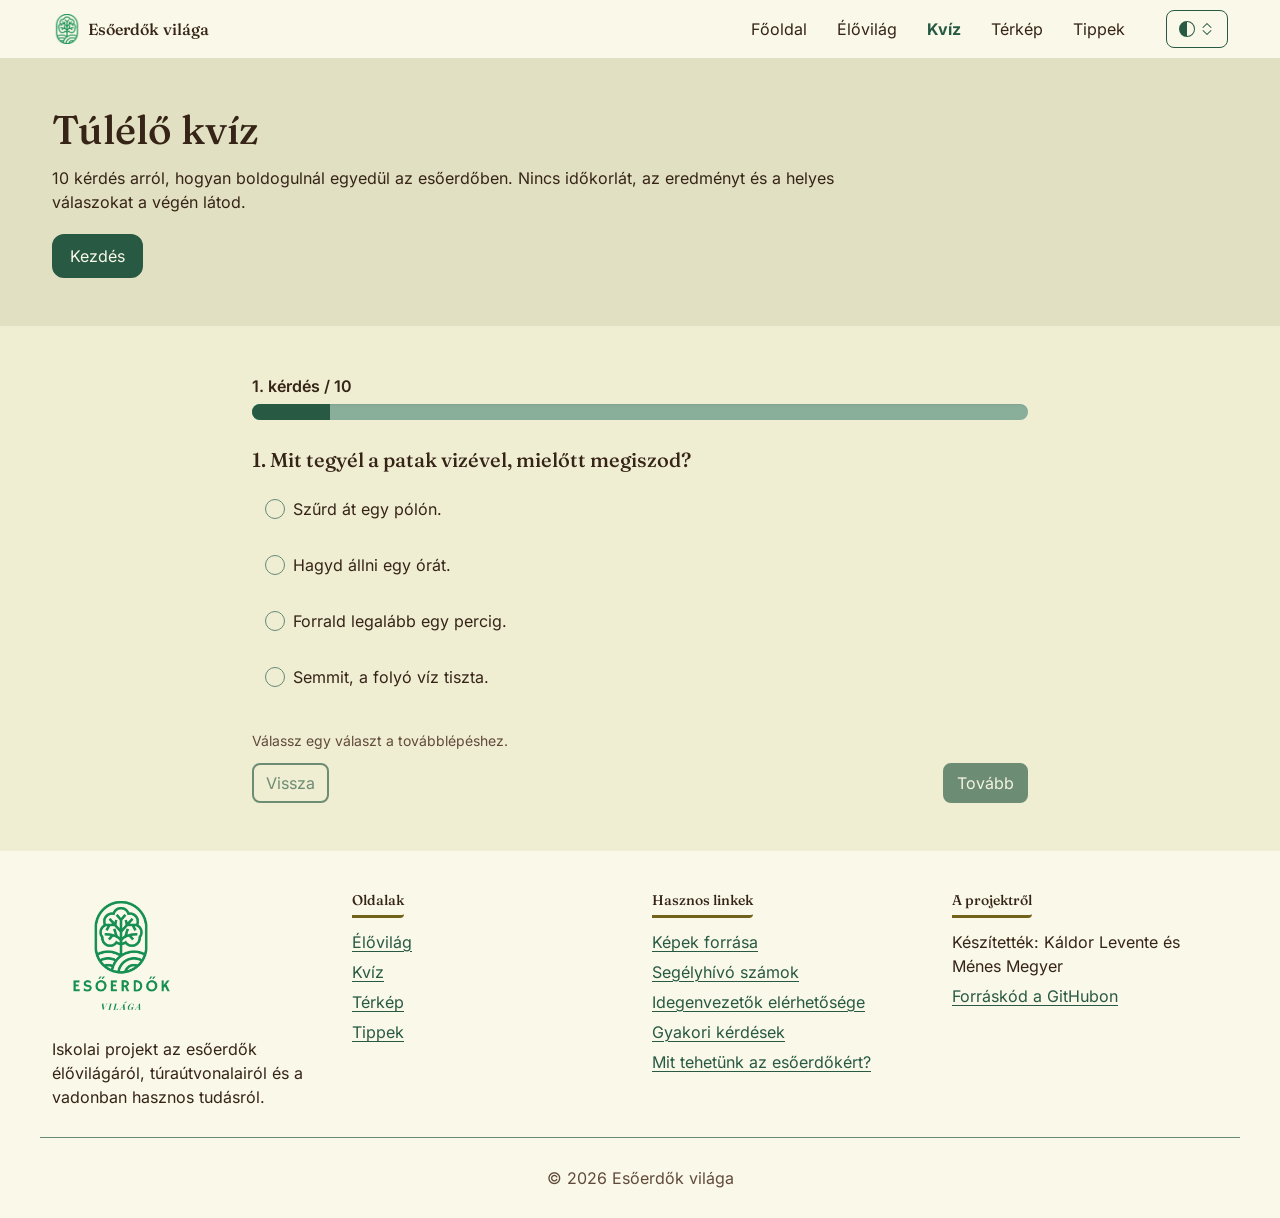
<file: pages/kviz.html>
<!doctype html>
<html lang="hu">

<head>
  <meta charset="UTF-8" />
  <meta name="viewport" content="width=device-width, initial-scale=1.0" />
  <meta name="description"
    content="Tíz kérdés arról, hogyan boldogulnál az esőerdőben, pontszámmal és a helyes válaszokkal." />
  <link rel="icon" href="../assets/brand/icon-logo.webp" type="image/webp" />
  <link rel="stylesheet" href="../css/bootstrap.min.css" />
  <link rel="stylesheet" href="../css/style.css" />
  <title>Túlélő kvíz – Esőerdők világa</title>
</head>

<body>
  <script src="../js/tema.js"></script>
  <a class="visually-hidden-focusable" href="#main">Ugrás a tartalomra</a>
  <header class="sticky-top" id="siteHeader">
    <nav class="navbar md:navbar-expand bg-1" id="pageTop">
      <div class="container">
        <a class="navbar-brand d-flex align-items-center gap-2" href="../index.html">
          <img src="../assets/brand/icon-dark.webp" alt="" width="30" height="30" />
          Esőerdők világa
        </a>
        <button class="btn-icon navbar-toggler" type="button" data-bs-toggle="drawer" data-bs-target="#navbarDrawer"
          aria-controls="navbarDrawer" aria-expanded="false" aria-label="Menü megnyitása">
          <span class="navbar-toggler-icon" aria-hidden="true"></span>
        </button>
        <dialog class="drawer drawer-end" tabindex="-1" id="navbarDrawer" aria-labelledby="navbarDrawerLabel">
          <div class="drawer-header">
            <h5 class="drawer-title" id="navbarDrawerLabel">Menü</h5>
            <button type="button" class="btn-close" data-bs-dismiss="drawer" aria-label="Bezárás"></button>
          </div>
          <div class="drawer-body mb-2 md:mb-0">
            <ul class="nav navbar-nav ms-auto me-4">
              <li class="nav-item">
                <a class="nav-link" href="../index.html">Főoldal</a>
              </li>
              <li class="nav-item">
                <a class="nav-link" href="elovilag.html">Élővilág</a>
              </li>
              <li class="nav-item">
                <a class="nav-link active" aria-current="page" href="kviz.html">Kvíz</a>
              </li>
              <li class="nav-item">
                <a class="nav-link" href="terkep.html">Térkép</a>
              </li>
              <li class="nav-item">
                <a class="nav-link" href="tippek.html">Tippek</a>
              </li>
            </ul>

            <div class="theme-switcher">
              <button type="button" class="btn-outline theme-switcher-toggle" id="themeToggle" data-bs-toggle="menu"
                data-bs-placement="bottom-end" aria-expanded="false" aria-label="Téma választása">
                <span class="theme-switcher-icon" id="themeToggleIcon"><svg class="bi" width="16"
                    height="16" fill="currentColor" viewBox="0 0 16 16" aria-hidden="true">
                    <path d="M8 15A7 7 0 1 0 8 1zm0 1A8 8 0 1 1 8 0a8 8 0 0 1 0 16" />
                  </svg></span>
                <svg class="bi" width="16" height="16" fill="currentColor" viewBox="0 0 16 16"
                  aria-hidden="true">
                  <path
                    d="M3.646 9.146a.5.5 0 0 1 .708 0L8 12.793l3.646-3.647a.5.5 0 0 1 .708.708l-4 4a.5.5 0 0 1-.708 0l-4-4a.5.5 0 0 1 0-.708m0-2.292a.5.5 0 0 0 .708 0L8 3.207l3.646 3.647a.5.5 0 0 0 .708-.708l-4-4a.5.5 0 0 0-.708 0l-4 4a.5.5 0 0 0 0 .708" />
                </svg>
              </button>
              <div class="menu" role="group" aria-labelledby="themeToggle">
                <button class="menu-item" type="button" data-theme-value="light" aria-pressed="false">
                  <svg class="bi menu-item-icon" width="16" height="16" fill="currentColor"
                    viewBox="0 0 16 16" aria-hidden="true">
                    <path
                      d="M12 8a4 4 0 1 1-8 0 4 4 0 0 1 8 0M8 0a.5.5 0 0 1 .5.5v2a.5.5 0 0 1-1 0v-2A.5.5 0 0 1 8 0m0 13a.5.5 0 0 1 .5.5v2a.5.5 0 0 1-1 0v-2A.5.5 0 0 1 8 13m8-5a.5.5 0 0 1-.5.5h-2a.5.5 0 0 1 0-1h2a.5.5 0 0 1 .5.5M3 8a.5.5 0 0 1-.5.5h-2a.5.5 0 0 1 0-1h2A.5.5 0 0 1 3 8m10.657-5.657a.5.5 0 0 1 0 .707l-1.414 1.415a.5.5 0 1 1-.707-.708l1.414-1.414a.5.5 0 0 1 .707 0m-9.193 9.193a.5.5 0 0 1 0 .707L3.05 13.657a.5.5 0 0 1-.707-.707l1.414-1.414a.5.5 0 0 1 .707 0m9.193 2.121a.5.5 0 0 1-.707 0l-1.414-1.414a.5.5 0 0 1 .707-.707l1.414 1.414a.5.5 0 0 1 0 .707M4.464 4.465a.5.5 0 0 1-.707 0L2.343 3.05a.5.5 0 1 1 .707-.707l1.414 1.414a.5.5 0 0 1 0 .708" />
                  </svg>
                  <span class="menu-item-content">Világos</span>
                  <svg class="bi menu-item-check" width="16" height="16" fill="currentColor"
                    viewBox="0 0 16 16" aria-hidden="true">
                    <path
                      d="M13.854 3.646a.5.5 0 0 1 0 .708l-7 7a.5.5 0 0 1-.708 0l-3.5-3.5a.5.5 0 1 1 .708-.708L6.5 10.293l6.646-6.647a.5.5 0 0 1 .708 0" />
                  </svg>
                </button>
                <button class="menu-item" type="button" data-theme-value="dark" aria-pressed="false">
                  <svg class="bi menu-item-icon" width="16" height="16" fill="currentColor"
                    viewBox="0 0 16 16" aria-hidden="true">
                    <path
                      d="M6 .278a.77.77 0 0 1 .08.858 7.2 7.2 0 0 0-.878 3.46c0 4.021 3.278 7.277 7.318 7.277q.792-.001 1.533-.16a.79.79 0 0 1 .81.316.73.73 0 0 1-.031.893A8.35 8.35 0 0 1 8.344 16C3.734 16 0 12.286 0 7.71 0 4.266 2.114 1.312 5.124.06A.75.75 0 0 1 6 .278" />
                  </svg>
                  <span class="menu-item-content">Sötét</span>
                  <svg class="bi menu-item-check" width="16" height="16" fill="currentColor"
                    viewBox="0 0 16 16" aria-hidden="true">
                    <path
                      d="M13.854 3.646a.5.5 0 0 1 0 .708l-7 7a.5.5 0 0 1-.708 0l-3.5-3.5a.5.5 0 1 1 .708-.708L6.5 10.293l6.646-6.647a.5.5 0 0 1 .708 0" />
                  </svg>
                </button>
                <button class="menu-item" type="button" data-theme-value="auto" aria-pressed="false">
                  <svg class="bi menu-item-icon" width="16" height="16" fill="currentColor"
                    viewBox="0 0 16 16" aria-hidden="true">
                    <path d="M8 15A7 7 0 1 0 8 1zm0 1A8 8 0 1 1 8 0a8 8 0 0 1 0 16" />
                  </svg>
                  <span class="menu-item-content">Automatikus</span>
                  <svg class="bi menu-item-check" width="16" height="16" fill="currentColor"
                    viewBox="0 0 16 16" aria-hidden="true">
                    <path
                      d="M13.854 3.646a.5.5 0 0 1 0 .708l-7 7a.5.5 0 0 1-.708 0l-3.5-3.5a.5.5 0 1 1 .708-.708L6.5 10.293l6.646-6.647a.5.5 0 0 1 .708 0" />
                  </svg>
                </button>
              </div>
            </div>
          </div>
        </dialog>
      </div>
    </nav>
  </header>

  <main id="main">
    <div class="bg-dark py-12">
      <div class="container">
        <h1 class="mb-4">Túlélő kvíz</h1>
        <p class="mb-6 col-12 lg:col-8">
          10 kérdés arról, hogyan boldogulnál egyedül az esőerdőben. Nincs időkorlát, az eredményt és a helyes
          válaszokat a végén látod.
        </p>
        <a class="btn-solid btn-lg" href="#kviz">Kezdés</a>
      </div>
    </div>

    <div class="container my-12">
      <div class="row justify-content-center">
        <div class="col-12 lg:col-8">
          <form id="kviz" aria-label="Túlélő kvíz" novalidate>
            <div class="mb-8" id="kvizHaladas" hidden>
              <p class="fw-semibold mb-2" id="kvizHaladasSzoveg">1. kérdés / 10</p>
              <div class="progress" role="progressbar" aria-labelledby="kvizHaladasSzoveg" aria-valuemin="1"
                aria-valuemax="10" aria-valuenow="1">
                <div class="progress-bar" style="width: 10%"></div>
              </div>
            </div>

            <fieldset class="mb-8" data-correct="c"
              data-explanation="A pólón átszűrt víz tisztább lesz, de a kórokozók benne maradnak. A forralás elpusztítja őket.">
              <legend class="h4 mb-4">1. Mit tegyél a patak vizével, mielőtt megiszod?</legend>
              <div class="vstack gap-2">
                <div class="form-field form-field-card"><input class="radio" type="radio" name="k1" id="k1a" value="a" /><label for="k1a">Szűrd át egy pólón.</label></div>
                <div class="form-field form-field-card"><input class="radio" type="radio" name="k1" id="k1b" value="b" /><label for="k1b">Hagyd állni egy órát.</label></div>
                <div class="form-field form-field-card"><input class="radio" type="radio" name="k1" id="k1c" value="c" /><label for="k1c">Forrald legalább egy percig.</label></div>
                <div class="form-field form-field-card"><input class="radio" type="radio" name="k1" id="k1d" value="d" /><label for="k1d">Semmit, a folyó víz tiszta.</label></div>
              </div>
            </fieldset>

            <fieldset class="mb-8" data-correct="a"
              data-explanation="Egy távolabb lehullott zápor után a kiszáradt meder percek alatt megtelhet vízzel.">
              <legend class="h4 mb-4">2. Hol a legveszélyesebb éjszakára tábort verni?</legend>
              <div class="vstack gap-2">
                <div class="form-field form-field-card"><input class="radio" type="radio" name="k2" id="k2a" value="a" /><label for="k2a">Kiszáradt patakmederben.</label></div>
                <div class="form-field form-field-card"><input class="radio" type="radio" name="k2" id="k2b" value="b" /><label for="k2b">Enyhe lejtőn.</label></div>
                <div class="form-field form-field-card"><input class="radio" type="radio" name="k2" id="k2c" value="c" /><label for="k2c">Két fa között.</label></div>
                <div class="form-field form-field-card"><input class="radio" type="radio" name="k2" id="k2d" value="d" /><label for="k2d">Az ösvénytől pár méterre.</label></div>
              </div>
            </fieldset>

            <fieldset class="mb-8" data-correct="b"
              data-explanation="Függőágyban vagy megemelt fekhelyen a talaj nedvessége, a rovarok és a kígyók nem érnek el.">
              <legend class="h4 mb-4">3. Miért érdemes a talajtól felemelve aludni?</legend>
              <div class="vstack gap-2">
                <div class="form-field form-field-card"><input class="radio" type="radio" name="k3" id="k3a" value="a" /><label for="k3a">Fent melegebb van.</label></div>
                <div class="form-field form-field-card"><input class="radio" type="radio" name="k3" id="k3b" value="b" /><label for="k3b">A földön rovarok, kígyók és nedvesség érhet.</label></div>
                <div class="form-field form-field-card"><input class="radio" type="radio" name="k3" id="k3c" value="c" /><label for="k3c">Onnan messzebbre látsz.</label></div>
                <div class="form-field form-field-card"><input class="radio" type="radio" name="k3" id="k3d" value="d" /><label for="k3d">Reggel gyorsabban felkelsz.</label></div>
              </div>
            </fieldset>

            <fieldset class="mb-8" data-correct="d"
              data-explanation="Aki mozog, azt nehezebb megtalálni. A keresés az utolsó ismert helyedtől indul.">
              <legend class="h4 mb-4">4. Mi az első teendő, ha eltévedtél?</legend>
              <div class="vstack gap-2">
                <div class="form-field form-field-card"><input class="radio" type="radio" name="k4" id="k4a" value="a" /><label for="k4a">Elindulsz a legközelebbi hang felé.</label></div>
                <div class="form-field form-field-card"><input class="radio" type="radio" name="k4" id="k4b" value="b" /><label for="k4b">Éjszaka is továbbmész.</label></div>
                <div class="form-field form-field-card"><input class="radio" type="radio" name="k4" id="k4c" value="c" /><label for="k4c">Felmászol a legmagasabb fára.</label></div>
                <div class="form-field form-field-card"><input class="radio" type="radio" name="k4" id="k4d" value="d" /><label for="k4d">Megállsz, megnyugszol, és ott maradsz, ahol vagy.</label></div>
              </div>
            </fieldset>

            <fieldset class="mb-8" data-correct="b"
              data-explanation="A falvak és az utak többnyire a folyók mentén vannak, folyásirányban lefelé előbb érsz lakott helyre.">
              <legend class="h4 mb-4">5. Ha folyót találsz, merre érdemes követni?</legend>
              <div class="vstack gap-2">
                <div class="form-field form-field-card"><input class="radio" type="radio" name="k5" id="k5a" value="a" /><label for="k5a">Folyásiránnyal szemben.</label></div>
                <div class="form-field form-field-card"><input class="radio" type="radio" name="k5" id="k5b" value="b" /><label for="k5b">Folyásirányban lefelé.</label></div>
                <div class="form-field form-field-card"><input class="radio" type="radio" name="k5" id="k5c" value="c" /><label for="k5c">Mindegy.</label></div>
                <div class="form-field form-field-card"><input class="radio" type="radio" name="k5" id="k5d" value="d" /><label for="k5d">Nem érdemes követni.</label></div>
              </div>
            </fieldset>

            <fieldset class="mb-8" data-correct="c"
              data-explanation="A mozgás gyorsítja a méreg terjedését. A bevágás, a kiszívás és az elszorítás többet árt, mint használ.">
              <legend class="h4 mb-4">6. Mit tegyél kígyómarás után?</legend>
              <div class="vstack gap-2">
                <div class="form-field form-field-card"><input class="radio" type="radio" name="k6" id="k6a" value="a" /><label for="k6a">Szívd ki a mérget.</label></div>
                <div class="form-field form-field-card"><input class="radio" type="radio" name="k6" id="k6b" value="b" /><label for="k6b">Szorítsd el erősen a végtagot.</label></div>
                <div class="form-field form-field-card"><input class="radio" type="radio" name="k6" id="k6c" value="c" /><label for="k6c">Maradj nyugton, mozgasd minél kevésbé a végtagot, és hívj segítséget.</label></div>
                <div class="form-field form-field-card"><input class="radio" type="radio" name="k6" id="k6d" value="d" /><label for="k6d">Vágd be a sebet.</label></div>
              </div>
            </fieldset>

            <fieldset class="mb-8" data-correct="a"
              data-explanation="Az élénk szín figyelmeztetés a ragadozóknak: azt jelzi, hogy az állat mérgező vagy rossz ízű.">
              <legend class="h4 mb-4">7. Mi jelzi gyakran, hogy egy béka mérgező?</legend>
              <div class="vstack gap-2">
                <div class="form-field form-field-card"><input class="radio" type="radio" name="k7" id="k7a" value="a" /><label for="k7a">Élénk, feltűnő színe.</label></div>
                <div class="form-field form-field-card"><input class="radio" type="radio" name="k7" id="k7b" value="b" /><label for="k7b">Nagy mérete.</label></div>
                <div class="form-field form-field-card"><input class="radio" type="radio" name="k7" id="k7c" value="c" /><label for="k7c">Hangos brekegése.</label></div>
                <div class="form-field form-field-card"><input class="radio" type="radio" name="k7" id="k7d" value="d" /><label for="k7d">Hogy vízben él.</label></div>
              </div>
            </fieldset>

            <fieldset class="mb-8" data-correct="d"
              data-explanation="Sok trópusi bogyó mérgező, és a madarak olyat is megehetnek, ami az emberre veszélyes.">
              <legend class="h4 mb-4">8. Ismeretlen bogyót találsz. Mit teszel?</legend>
              <div class="vstack gap-2">
                <div class="form-field form-field-card"><input class="radio" type="radio" name="k8" id="k8a" value="a" /><label for="k8a">Megkóstolsz belőle keveset.</label></div>
                <div class="form-field form-field-card"><input class="radio" type="radio" name="k8" id="k8b" value="b" /><label for="k8b">Megeszed, ha a madarak is eszik.</label></div>
                <div class="form-field form-field-card"><input class="radio" type="radio" name="k8" id="k8c" value="c" /><label for="k8c">Megfőzöd, és megeszed.</label></div>
                <div class="form-field form-field-card"><input class="radio" type="radio" name="k8" id="k8d" value="d" /><label for="k8d">Nem eszed meg.</label></div>
              </div>
            </fieldset>

            <fieldset class="mb-8" data-correct="b"
              data-explanation="A talajon fekvő ágak átáznak. Az álló, elhalt ágak és a kéreg alatti réteg szárazabb, ezekből lehet tüzet rakni.">
              <legend class="h4 mb-4">9. Miért nehéz tüzet gyújtani az esőerdőben?</legend>
              <div class="vstack gap-2">
                <div class="form-field form-field-card"><input class="radio" type="radio" name="k9" id="k9a" value="a" /><label for="k9a">Mert kevés a fa.</label></div>
                <div class="form-field form-field-card"><input class="radio" type="radio" name="k9" id="k9b" value="b" /><label for="k9b">Mert szinte minden nedves, száraz anyagot csak álló, elhalt ágakon vagy kéreg alatt találsz.</label></div>
                <div class="form-field form-field-card"><input class="radio" type="radio" name="k9" id="k9c" value="c" /><label for="k9c">Mert a levegőben kevés az oxigén.</label></div>
                <div class="form-field form-field-card"><input class="radio" type="radio" name="k9" id="k9d" value="d" /><label for="k9d">Mert a fák nem gyúlnak meg.</label></div>
              </div>
            </fieldset>

            <fieldset class="mb-8" data-correct="c"
              data-explanation="A sűrű lombkorona alól fentről nem látszol. A tisztás és a folyópart nyitott terület, ott észrevehetnek.">
              <legend class="h4 mb-4">10. Hogyan vehet észre legkönnyebben egy mentőhelikopter?</legend>
              <div class="vstack gap-2">
                <div class="form-field form-field-card"><input class="radio" type="radio" name="k10" id="k10a" value="a" /><label for="k10a">Kiabálsz.</label></div>
                <div class="form-field form-field-card"><input class="radio" type="radio" name="k10" id="k10b" value="b" /><label for="k10b">Zseblámpával világítasz a fák alól.</label></div>
                <div class="form-field form-field-card"><input class="radio" type="radio" name="k10" id="k10c" value="c" /><label for="k10c">Tisztásra vagy folyópartra mész, ahol fentről látszol.</label></div>
                <div class="form-field form-field-card"><input class="radio" type="radio" name="k10" id="k10d" value="d" /><label for="k10d">Tüzet raksz a sűrű erdőben.</label></div>
              </div>
            </fieldset>

            <p class="small text-muted mb-4" id="kvizSugo" hidden>Válassz egy választ a továbblépéshez.</p>
            <div class="d-flex flex-wrap justify-content-between gap-4">
              <button type="button" class="btn-outline" id="kvizVissza" hidden>Vissza</button>
              <button type="button" class="btn-solid ms-auto" id="kvizTovabb" hidden>Tovább</button>
              <button type="submit" class="btn-solid ms-auto" id="kvizKiertekeles">Kiértékelés</button>
            </div>
          </form>

          <section id="eredmeny" aria-labelledby="eredmenyTitle" hidden>
            <div class="card mb-8">
              <div class="card-body">
                <h2 class="h4 mb-6" id="eredmenyTitle" tabindex="-1">Eredményed</h2>
                <div class="d-flex flex-wrap justify-content-between align-items-end gap-4 mb-4">
                  <div>
                    <p class="h2 mb-0" id="eredmenyPont">0 / 10</p>
                    <p class="text-muted mb-0">helyes válasz</p>
                  </div>
                  <div class="text-end">
                    <p class="h2 mb-0" id="eredmenySzazalek">0%</p>
                    <p class="text-muted mb-0">túlélési esély</p>
                  </div>
                </div>
                <div class="progress mb-6" role="progressbar" aria-label="Túlélési esély" aria-valuemin="0"
                  aria-valuemax="100" aria-valuenow="0" id="eredmenySav">
                  <div class="progress-bar" style="width: 0%"></div>
                </div>
                <p class="mb-6" id="eredmenyErtekeles"></p>
                <div class="d-flex flex-wrap align-items-center gap-4">
                  <a class="btn-solid" href="tippek.html">Tippek oldal</a>
                  <button type="button" class="btn-outline" id="kvizUjra">Újrakezdés</button>
                  <a href="elovilag.html">Élővilág</a>
                </div>
              </div>
            </div>
            <h3 class="h5 mb-4">Válaszaid</h3>
            <ul class="list-group" id="eredmenyValaszok"></ul>
          </section>
        </div>
      </div>
    </div>
  </main>
  <footer>
    <div class="bg-light pt-10">
      <div class="container mb-8">
        <div class="row gy-8">
          <div class="col-12 md:col-6 lg:col-3">
            <a class="footer-brand d-inline-block mb-4" href="../index.html">
              <img src="../assets/brand/brand-logo.webp" alt="Esőerdők világa" class="w-50 rounded-5" />
            </a>
            <p class="mb-0">
              Iskolai projekt az esőerdők élővilágáról, túraútvonalairól és a vadonban hasznos tudásról.
            </p>
          </div>
          <div class="col-12 md:col-6 lg:col-3">
            <h2 class="footer-title h6 pb-2 mb-4">Oldalak</h2>
            <ul class="list-unstyled vstack gap-2 mb-0">
              <li><a href="elovilag.html">Élővilág</a></li>
              <li><a href="kviz.html">Kvíz</a></li>
              <li><a href="terkep.html">Térkép</a></li>
              <li><a href="tippek.html">Tippek</a></li>
            </ul>
          </div>
          <div class="col-12 md:col-6 lg:col-3">
            <h2 class="footer-title h6 pb-2 mb-4">Hasznos linkek</h2>
            <ul class="list-unstyled vstack gap-2 mb-0">
              <li><a href="elovilag.html#kepforras">Képek forrása</a></li>
              <li><a href="elovilag.html#veszhelyzet">Segélyhívó számok</a></li>
              <li><a href="terkep.html">Idegenvezetők elérhetősége</a></li>
              <li><a href="tippek.html">Gyakori kérdések</a></li>
              <li><a href="tippek.html#mittehetunk">Mit tehetünk az esőerdőkért?</a></li>
            </ul>
          </div>
          <div class="col-12 md:col-6 lg:col-3">
            <h2 class="footer-title h6 pb-2 mb-4">A projektről</h2>
            <p class="mb-2">Készítették: Káldor Levente és Ménes Megyer</p>
            <a href="https://github.com/KLeviii/esoerdok-vilaga">Forráskód a GitHubon</a>
          </div>
        </div>
      </div>
      <div class="container copyright-footer pt-8 pb-4">
        <p class="text-center">&copy; 2026 Esőerdők világa</p>
      </div>
    </div>
  </footer>

  <a href="#top" class="btn-solid btn-icon hover-lift position-fixed bottom-0 end-0 m-6 z-3 is-hidden" id="backToTop"
    aria-label="Vissza a tetejére">
    <svg class="bi" width="16" height="16" fill="currentColor" viewBox="0 0 16 16" aria-hidden="true">
      <path fill-rule="evenodd"
        d="M7.646 4.646a.5.5 0 0 1 .708 0l6 6a.5.5 0 0 1-.708.708L8 5.707l-5.646 5.647a.5.5 0 0 1-.708-.708z" />
    </svg>
  </a>

  <script src="../js/bootstrap.bundle.min.js"></script>
  <script src="../js/script.js"></script>
  <script src="../js/kviz.js"></script>
</body>

</html>
</file>
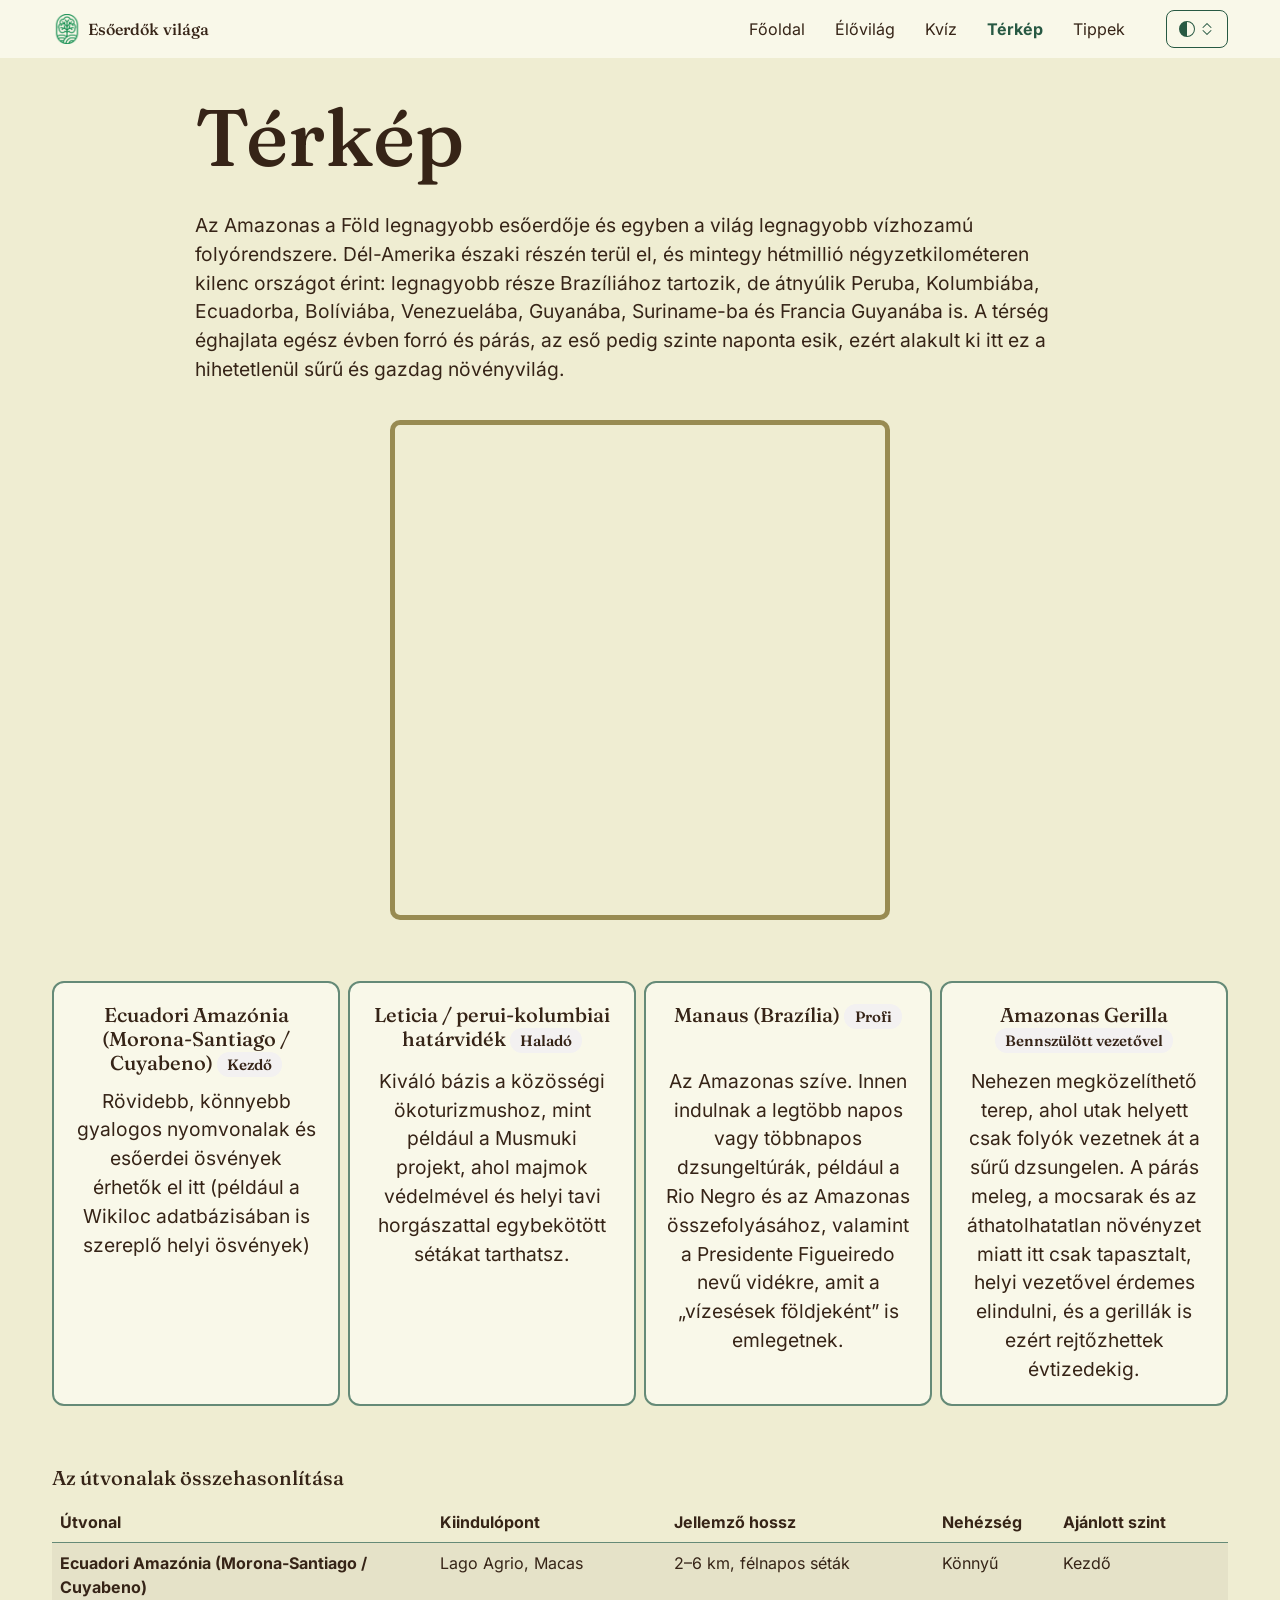
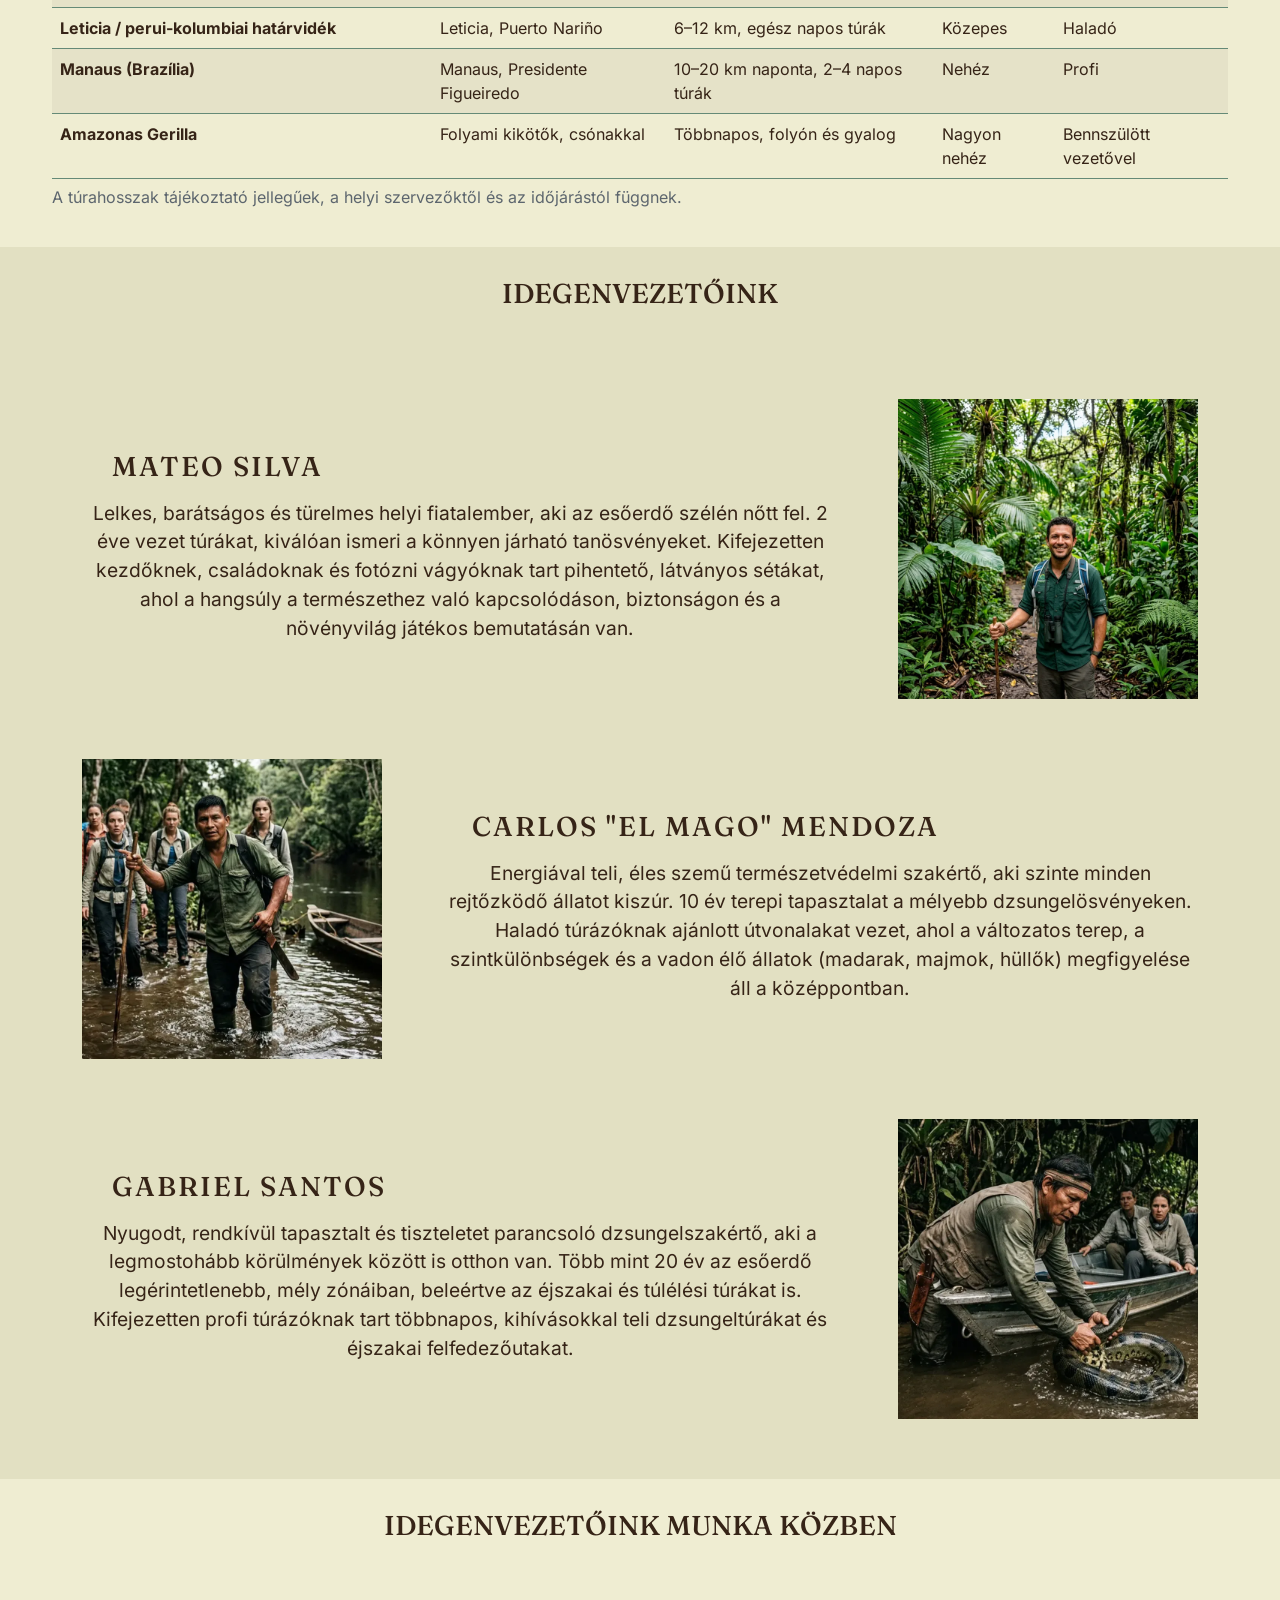
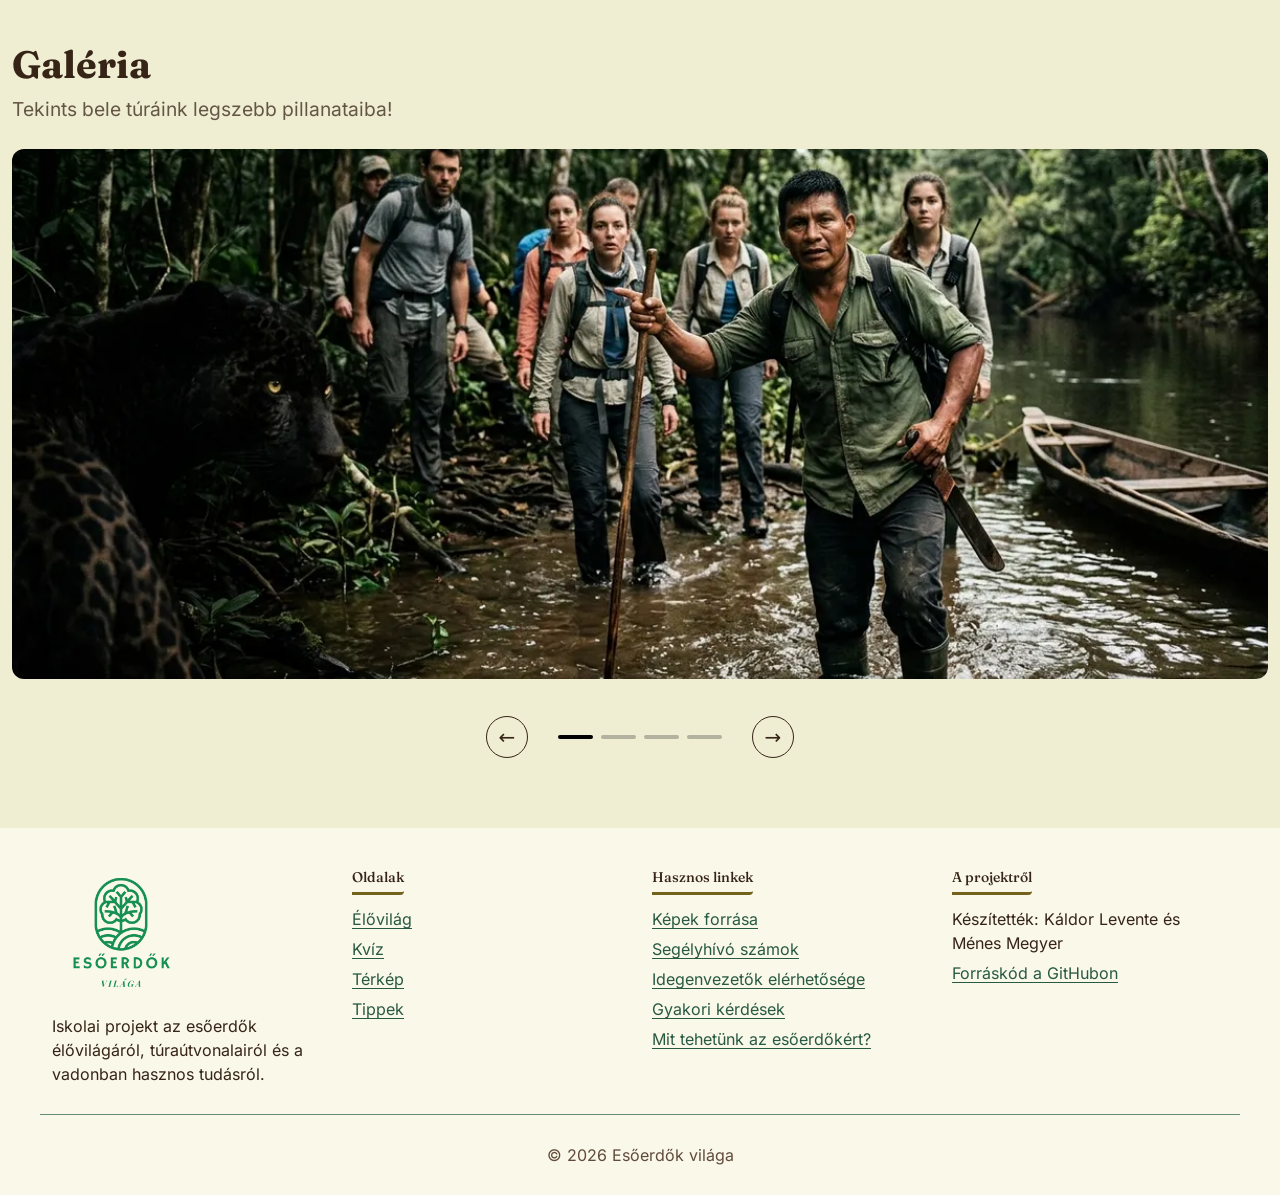
<file: pages/terkep.html>
<!DOCTYPE html>
<html lang="hu">

<head>
    <meta charset="UTF-8">
    <meta name="viewport" content="width=device-width, initial-scale=1.0">
    <meta name="description"
        content="Google Maps térkép az esőerdő területéről, túraútvonalak nehézséggel és az idegenvezetők elérhetősége.">
    <link rel="icon" href="../assets/brand/icon-logo.webp" type="image/webp">
    <link rel="stylesheet" href="../css/bootstrap.min.css">
    <link rel="stylesheet" href="../css/style.css">
    <link rel="stylesheet" href="../css/terkep.css">

    <title>Térkép – Esőerdők világa</title>
</head>

<body>
    <script src="../js/tema.js"></script>
    <a class="visually-hidden-focusable" href="#main">Ugrás a tartalomra</a>
    <header class="sticky-top" id="siteHeader">
        <nav class="navbar md:navbar-expand bg-1" id="pageTop">
            <div class="container">
                <a class="navbar-brand d-flex align-items-center gap-2" href="../index.html">
                    <img src="../assets/brand/icon-dark.webp" alt="" width="30" height="30" />
                    Esőerdők világa
                </a>
                <button class="btn-icon navbar-toggler" type="button" data-bs-toggle="drawer"
                    data-bs-target="#navbarDrawer" aria-controls="navbarDrawer" aria-expanded="false"
                    aria-label="Menü megnyitása">
                    <span class="navbar-toggler-icon" aria-hidden="true"></span>
                </button>
                <dialog class="drawer drawer-end" tabindex="-1" id="navbarDrawer" aria-labelledby="navbarDrawerLabel">
                    <div class="drawer-header">
                        <h5 class="drawer-title" id="navbarDrawerLabel">Menü</h5>
                        <button type="button" class="btn-close" data-bs-dismiss="drawer" aria-label="Bezárás"></button>
                    </div>
                    <div class="drawer-body mb-2 md:mb-0">
                        <ul class="nav navbar-nav ms-auto me-4">
                            <li class="nav-item">
                                <a class="nav-link" href="../index.html">Főoldal</a>
                            </li>
                            <li class="nav-item">
                                <a class="nav-link" href="elovilag.html">Élővilág</a>
                            </li>
                            <li class="nav-item">
                                <a class="nav-link" href="kviz.html">Kvíz</a>
                            </li>
                            <li class="nav-item">
                                <a class="nav-link active" aria-current="page" href="terkep.html">Térkép</a>
                            </li>
                            <li class="nav-item">
                                <a class="nav-link" href="tippek.html">Tippek</a>
                            </li>
                        </ul>

                        <div class="theme-switcher">
                            <button type="button" class="btn-outline theme-switcher-toggle" id="themeToggle"
                                data-bs-toggle="menu" data-bs-placement="bottom-end" aria-expanded="false"
                                aria-label="Téma választása">
                                <span class="theme-switcher-icon" id="themeToggleIcon"><svg class="bi" width="16"
                                        height="16" fill="currentColor" viewBox="0 0 16 16" aria-hidden="true">
                                        <path d="M8 15A7 7 0 1 0 8 1zm0 1A8 8 0 1 1 8 0a8 8 0 0 1 0 16" />
                                    </svg></span>
                                <svg class="bi" width="16" height="16" fill="currentColor" viewBox="0 0 16 16"
                                    aria-hidden="true">
                                    <path
                                        d="M3.646 9.146a.5.5 0 0 1 .708 0L8 12.793l3.646-3.647a.5.5 0 0 1 .708.708l-4 4a.5.5 0 0 1-.708 0l-4-4a.5.5 0 0 1 0-.708m0-2.292a.5.5 0 0 0 .708 0L8 3.207l3.646 3.647a.5.5 0 0 0 .708-.708l-4-4a.5.5 0 0 0-.708 0l-4 4a.5.5 0 0 0 0 .708" />
                                </svg>
                            </button>
                            <div class="menu" role="group" aria-labelledby="themeToggle">
                                <button class="menu-item" type="button" data-theme-value="light" aria-pressed="false">
                                    <svg class="bi menu-item-icon" width="16" height="16" fill="currentColor"
                                        viewBox="0 0 16 16" aria-hidden="true">
                                        <path
                                            d="M12 8a4 4 0 1 1-8 0 4 4 0 0 1 8 0M8 0a.5.5 0 0 1 .5.5v2a.5.5 0 0 1-1 0v-2A.5.5 0 0 1 8 0m0 13a.5.5 0 0 1 .5.5v2a.5.5 0 0 1-1 0v-2A.5.5 0 0 1 8 13m8-5a.5.5 0 0 1-.5.5h-2a.5.5 0 0 1 0-1h2a.5.5 0 0 1 .5.5M3 8a.5.5 0 0 1-.5.5h-2a.5.5 0 0 1 0-1h2A.5.5 0 0 1 3 8m10.657-5.657a.5.5 0 0 1 0 .707l-1.414 1.415a.5.5 0 1 1-.707-.708l1.414-1.414a.5.5 0 0 1 .707 0m-9.193 9.193a.5.5 0 0 1 0 .707L3.05 13.657a.5.5 0 0 1-.707-.707l1.414-1.414a.5.5 0 0 1 .707 0m9.193 2.121a.5.5 0 0 1-.707 0l-1.414-1.414a.5.5 0 0 1 .707-.707l1.414 1.414a.5.5 0 0 1 0 .707M4.464 4.465a.5.5 0 0 1-.707 0L2.343 3.05a.5.5 0 1 1 .707-.707l1.414 1.414a.5.5 0 0 1 0 .708" />
                                    </svg>
                                    <span class="menu-item-content">Világos</span>
                                    <svg class="bi menu-item-check" width="16" height="16" fill="currentColor"
                                        viewBox="0 0 16 16" aria-hidden="true">
                                        <path
                                            d="M13.854 3.646a.5.5 0 0 1 0 .708l-7 7a.5.5 0 0 1-.708 0l-3.5-3.5a.5.5 0 1 1 .708-.708L6.5 10.293l6.646-6.647a.5.5 0 0 1 .708 0" />
                                    </svg>
                                </button>
                                <button class="menu-item" type="button" data-theme-value="dark" aria-pressed="false">
                                    <svg class="bi menu-item-icon" width="16" height="16" fill="currentColor"
                                        viewBox="0 0 16 16" aria-hidden="true">
                                        <path
                                            d="M6 .278a.77.77 0 0 1 .08.858 7.2 7.2 0 0 0-.878 3.46c0 4.021 3.278 7.277 7.318 7.277q.792-.001 1.533-.16a.79.79 0 0 1 .81.316.73.73 0 0 1-.031.893A8.35 8.35 0 0 1 8.344 16C3.734 16 0 12.286 0 7.71 0 4.266 2.114 1.312 5.124.06A.75.75 0 0 1 6 .278" />
                                    </svg>
                                    <span class="menu-item-content">Sötét</span>
                                    <svg class="bi menu-item-check" width="16" height="16" fill="currentColor"
                                        viewBox="0 0 16 16" aria-hidden="true">
                                        <path
                                            d="M13.854 3.646a.5.5 0 0 1 0 .708l-7 7a.5.5 0 0 1-.708 0l-3.5-3.5a.5.5 0 1 1 .708-.708L6.5 10.293l6.646-6.647a.5.5 0 0 1 .708 0" />
                                    </svg>
                                </button>
                                <button class="menu-item" type="button" data-theme-value="auto" aria-pressed="false">
                                    <svg class="bi menu-item-icon" width="16" height="16" fill="currentColor"
                                        viewBox="0 0 16 16" aria-hidden="true">
                                        <path d="M8 15A7 7 0 1 0 8 1zm0 1A8 8 0 1 1 8 0a8 8 0 0 1 0 16" />
                                    </svg>
                                    <span class="menu-item-content">Automatikus</span>
                                    <svg class="bi menu-item-check" width="16" height="16" fill="currentColor"
                                        viewBox="0 0 16 16" aria-hidden="true">
                                        <path
                                            d="M13.854 3.646a.5.5 0 0 1 0 .708l-7 7a.5.5 0 0 1-.708 0l-3.5-3.5a.5.5 0 1 1 .708-.708L6.5 10.293l6.646-6.647a.5.5 0 0 1 .708 0" />
                                    </svg>
                                </button>
                            </div>
                        </div>
                    </div>
                </dialog>
            </div>
        </nav>
    </header>

    <main id="main">
        <section class="p-5 terkep">
            <div class="box ">
                <h1>Térkép</h1>
                <p class="mt-5">Az Amazonas a Föld legnagyobb esőerdője és egyben a világ legnagyobb vízhozamú
                    folyórendszere.
                    Dél-Amerika északi részén terül el, és mintegy hétmillió négyzetkilométeren kilenc országot érint:
                    legnagyobb része Brazíliához tartozik, de átnyúlik Peruba, Kolumbiába, Ecuadorba, Bolíviába,
                    Venezuelába, Guyanába, Suriname-ba és Francia Guyanába is. A térség éghajlata egész évben forró és
                    párás, az eső pedig szinte naponta esik, ezért alakult ki itt ez a hihetetlenül sűrű és gazdag
                    növényvilág.</p>


            </div>


            <div class="terkep-doboz">
                <iframe src="https://www.google.com/maps/d/u/0/embed?mid=1odhWqOYJ4GHY1nhcWNV3R3GvAovcF9o&ehbc=2E312F"
                    width="640" height="480"></iframe>
            </div>

        </section>
        <section class="p-5 kartyak">

            <div class="container">
                <div class="row sm:row-cols-1 md:row-cols-2 lg:row-cols-4 g-3 text-center">

                    <div class="col">
                        <div class="card h-100">
                            <div class="card-body">
                                <h2 class="card-title h4">Ecuadori Amazónia (Morona-Santiago / Cuyabeno) <span
                                        class="badge">Kezdő</span></h2>
                                <p>Rövidebb, könnyebb gyalogos nyomvonalak és esőerdei ösvények érhetők el itt (például
                                    a Wikiloc adatbázisában is szereplő helyi ösvények)</p>
                            </div>
                        </div>
                    </div>

                    <div class="col">
                        <div class="card h-100">
                            <div class="card-body">
                                <h2 class="card-title h4">Leticia / perui-kolumbiai határvidék <span
                                        class="badge">Haladó</span></h2>
                                <p>Kiváló bázis a közösségi ökoturizmushoz, mint például a Musmuki projekt, ahol majmok
                                    védelmével és helyi tavi horgászattal egybekötött sétákat tarthatsz.</p>
                            </div>
                        </div>
                    </div>

                    <div class="col">
                        <div class="card h-100">
                            <div class="card-body">
                                <h2 class="card-title h4">Manaus (Brazília) <span class="badge">Profi</span></h2>
                                <p>Az Amazonas szíve. Innen indulnak a legtöbb napos vagy többnapos dzsungeltúrák,
                                    például a Rio Negro és az Amazonas összefolyásához, valamint a Presidente Figueiredo
                                    nevű vidékre, amit a „vízesések földjeként” is emlegetnek. </p>
                            </div>
                        </div>
                    </div>

                    <div class="col">
                        <div class="card h-100">
                            <div class="card-body">
                                <h2 class="card-title h4">Amazonas Gerilla <span class="badge">Bennszülött vezetővel</span></h2>
                                <p>
                                    Nehezen megközelíthető terep, ahol utak helyett csak folyók vezetnek át a sűrű
                                    dzsungelen. A párás meleg, a mocsarak és az áthatolhatatlan növényzet miatt itt csak
                                    tapasztalt, helyi vezetővel érdemes elindulni, és a gerillák is ezért rejtőzhettek
                                    évtizedekig.</p>
                            </div>
                        </div>
                    </div>

                </div>
            </div>
        </section>
        <section class="px-5 pb-5 utvonalak" aria-labelledby="utvonalakTitle">
            <div class="container">
                <h2 class="h4 mb-4" id="utvonalakTitle">Az útvonalak összehasonlítása</h2>
                <div class="table-responsive">
                    <table class="table table-striped">
                        <caption>A túrahosszak tájékoztató jellegűek, a helyi szervezőktől és az időjárástól függnek.</caption>
                        <thead>
                            <tr>
                                <th scope="col">Útvonal</th>
                                <th scope="col">Kiindulópont</th>
                                <th scope="col">Jellemző hossz</th>
                                <th scope="col">Nehézség</th>
                                <th scope="col">Ajánlott szint</th>
                            </tr>
                        </thead>
                        <tbody>
                        <tr>
                            <th scope="row">Ecuadori Amazónia (Morona-Santiago / Cuyabeno)</th>
                            <td>Lago Agrio, Macas</td>
                            <td>2–6 km, félnapos séták</td>
                            <td>Könnyű</td>
                            <td>Kezdő</td>
                        </tr>
                        <tr>
                            <th scope="row">Leticia / perui-kolumbiai határvidék</th>
                            <td>Leticia, Puerto Nariño</td>
                            <td>6–12 km, egész napos túrák</td>
                            <td>Közepes</td>
                            <td>Haladó</td>
                        </tr>
                        <tr>
                            <th scope="row">Manaus (Brazília)</th>
                            <td>Manaus, Presidente Figueiredo</td>
                            <td>10–20 km naponta, 2–4 napos túrák</td>
                            <td>Nehéz</td>
                            <td>Profi</td>
                        </tr>
                        <tr>
                            <th scope="row">Amazonas Gerilla</th>
                            <td>Folyami kikötők, csónakkal</td>
                            <td>Többnapos, folyón és gyalog</td>
                            <td>Nagyon nehéz</td>
                            <td>Bennszülött vezetővel</td>
                        </tr>
                        </tbody>
                    </table>
                </div>
            </div>
        </section>
        <div class="alcim">
            <h3 class="text-center">Idegenvezetőink</h3>
        </div>


        <section class="idegenvezetok">

            <div class="container ">
                <div class="d-flex">
                    <div class="idegenvezetoSzoveg">
                        <h4>Mateo Silva</h4>
                        <p>Lelkes, barátságos és türelmes helyi fiatalember, aki az esőerdő szélén nőtt fel.
                            2 éve vezet túrákat, kiválóan ismeri a könnyen járható tanösvényeket.
                            Kifejezetten kezdőknek, családoknak és fotózni vágyóknak tart pihentető, látványos sétákat,
                            ahol a hangsúly a természethez való kapcsolódáson, biztonságon és a növényvilág játékos
                            bemutatásán van.</p>
                    </div>
                    <div>
                        <img class="idegenvezetoKep" src="../assets/idegenvezeto.webp" width="800" height="800" loading="lazy" alt="Mateo Silva mosolyogva áll egy esőerdei ösvényen, kezében túrabottal, nyakában távcsővel">
                    </div>
                </div>
                <div class="d-flex ">
                    <div class="masodik">
                        <img class="idegenvezetoKep" src="../assets/idegenvezeto-carlos.webp" width="800" height="800" loading="lazy" alt="Carlos Mendoza térdig érő vízben vezeti a csoportját egy folyó mentén, kezével előre mutat">
                    </div>
                    <div class="idegenvezetoSzoveg">
                        <h4>Carlos "El Mago" Mendoza</h4>
                        <p>Energiával teli, éles szemű természetvédelmi szakértő, aki szinte minden rejtőzködő állatot
                            kiszúr.
                            10 év terepi tapasztalat a mélyebb dzsungelösvényeken.
                            Haladó túrázóknak ajánlott útvonalakat vezet, ahol a változatos terep, a szintkülönbségek és
                            a vadon élő állatok (madarak, majmok, hüllők) megfigyelése áll a középpontban.</p>
                    </div>
                </div>
                <div class="d-flex">
                    <div class="idegenvezetoSzoveg">
                        <h4>Gabriel Santos</h4>
                        <p>Nyugodt, rendkívül tapasztalt és tiszteletet parancsoló dzsungelszakértő, aki a legmostohább
                            körülmények között is otthon van.
                            Több mint 20 év az esőerdő legérintetlenebb, mély zónáiban, beleértve az éjszakai és
                            túlélési túrákat is.
                            Kifejezetten profi túrázóknak tart többnapos, kihívásokkal teli dzsungeltúrákat és éjszakai
                            felfedezőutakat.</p>
                    </div>
                    <div>
                        <img class="idegenvezetoKep" src="../assets/idegenvezeto-gabriel.webp" width="800" height="800" loading="lazy" alt="Gabriel Santos egy folyóban egy anakondát emel ki a vízből, mögötte a csónakban a túrázók">
                    </div>
                </div>
            </div>
        </section>
        <div class="alcim2">
            <h3 class="text-center">Idegenvezetőink munka közben</h3>
        </div>



        <section class="galeria">
            <div class="container">

                <div class="galeria-heading">
                    <div>
                        <h2>Galéria</h2>
                        <p>Tekints bele túráink legszebb pillanataiba!</p>
                    </div>
                </div>
                <div id="carouselStackedIndicators" class="carousel slide">
                    <div class="carousel-inner">
                        <div class="carousel-item active">
                            <img src="../assets/kep1.webp" alt="Túravezetőink túravezetés közben.">
                        </div>
                        <div class="carousel-item">
                            <img src="../assets/kep2.webp" alt="Túravezetőink túravezetés közben.">
                        </div>
                        <div class="carousel-item">
                            <img src="../assets/kep3.webp" alt="Túravezetőink túravezetés közben.">
                        </div>
                        <div class="carousel-item">
                            <img src="../assets/kep4.webp" alt="Túravezetőink túravezetés közben.">
                        </div>
                    </div>
                    <div class="galeria-navigation">
                        <button type="button" data-bs-target="#carouselStackedIndicators" data-bs-slide="prev"
                            aria-label="Előző kép">
                            ←
                        </button>
                        <div class="carousel-indicators">
                            <button type="button" data-bs-target="#carouselStackedIndicators" data-bs-slide-to="0"
                                class="active" aria-label="1. kép"></button>
                            <button type="button" data-bs-target="#carouselStackedIndicators" data-bs-slide-to="1"
                                aria-label="2. kép"></button>
                            <button type="button" data-bs-target="#carouselStackedIndicators" data-bs-slide-to="2"
                                aria-label="3. kép"></button>
                            <button type="button" data-bs-target="#carouselStackedIndicators" data-bs-slide-to="3"
                                aria-label="4. kép"></button>
                        </div>
                        <button type="button" data-bs-target="#carouselStackedIndicators" data-bs-slide="next"
                            aria-label="Következő kép">
                            →
                        </button>
                    </div>
                </div>
            </div>
        </section>


    </main>
    <footer>
        <div class="bg-light pt-10">
            <div class="container mb-8">
                <div class="row gy-8">
                    <div class="col-12 md:col-6 lg:col-3">
                        <a class="footer-brand d-inline-block mb-4" href="../index.html">
                            <img src="../assets/brand/brand-logo.webp" alt="Esőerdők világa" class="w-50 rounded-5" />
                        </a>
                        <p class="mb-0">
                            Iskolai projekt az esőerdők élővilágáról, túraútvonalairól és a vadonban hasznos tudásról.
                        </p>
                    </div>
                    <div class="col-12 md:col-6 lg:col-3">
                        <h2 class="footer-title h6 pb-2 mb-4">Oldalak</h2>
                        <ul class="list-unstyled vstack gap-2 mb-0">
                            <li><a href="elovilag.html">Élővilág</a></li>
                            <li><a href="kviz.html">Kvíz</a></li>
                            <li><a href="terkep.html">Térkép</a></li>
                            <li><a href="tippek.html">Tippek</a></li>
                        </ul>
                    </div>
                    <div class="col-12 md:col-6 lg:col-3">
                        <h2 class="footer-title h6 pb-2 mb-4">Hasznos linkek</h2>
                        <ul class="list-unstyled vstack gap-2 mb-0">
                            <li><a href="elovilag.html#kepforras">Képek forrása</a></li>
                            <li><a href="elovilag.html#veszhelyzet">Segélyhívó számok</a></li>
                            <li><a href="terkep.html">Idegenvezetők elérhetősége</a></li>
                            <li><a href="tippek.html">Gyakori kérdések</a></li>
                            <li><a href="tippek.html#mittehetunk">Mit tehetünk az esőerdőkért?</a></li>
                        </ul>
                    </div>
                    <div class="col-12 md:col-6 lg:col-3">
                        <h2 class="footer-title h6 pb-2 mb-4">A projektről</h2>
                        <p class="mb-2">Készítették: Káldor Levente és Ménes Megyer</p>
                        <a href="https://github.com/KLeviii/esoerdok-vilaga">Forráskód a GitHubon</a>
                    </div>
                </div>
            </div>
            <div class="container copyright-footer pt-8 pb-4">
                <p class="text-center">&copy; 2026 Esőerdők világa</p>
            </div>
        </div>
    </footer>

    <a href="#top" class="btn-solid btn-icon hover-lift position-fixed bottom-0 end-0 m-6 z-3 is-hidden" id="backToTop"
        aria-label="Vissza a tetejére">
        <svg class="bi" width="16" height="16" fill="currentColor" viewBox="0 0 16 16" aria-hidden="true">
            <path fill-rule="evenodd"
                d="M7.646 4.646a.5.5 0 0 1 .708 0l6 6a.5.5 0 0 1-.708.708L8 5.707l-5.646 5.647a.5.5 0 0 1-.708-.708z" />
        </svg>
    </a>

    <script src="../js/bootstrap.bundle.min.js"></script>
    <script src="../js/script.js"></script>
</body>

</html>
</file>
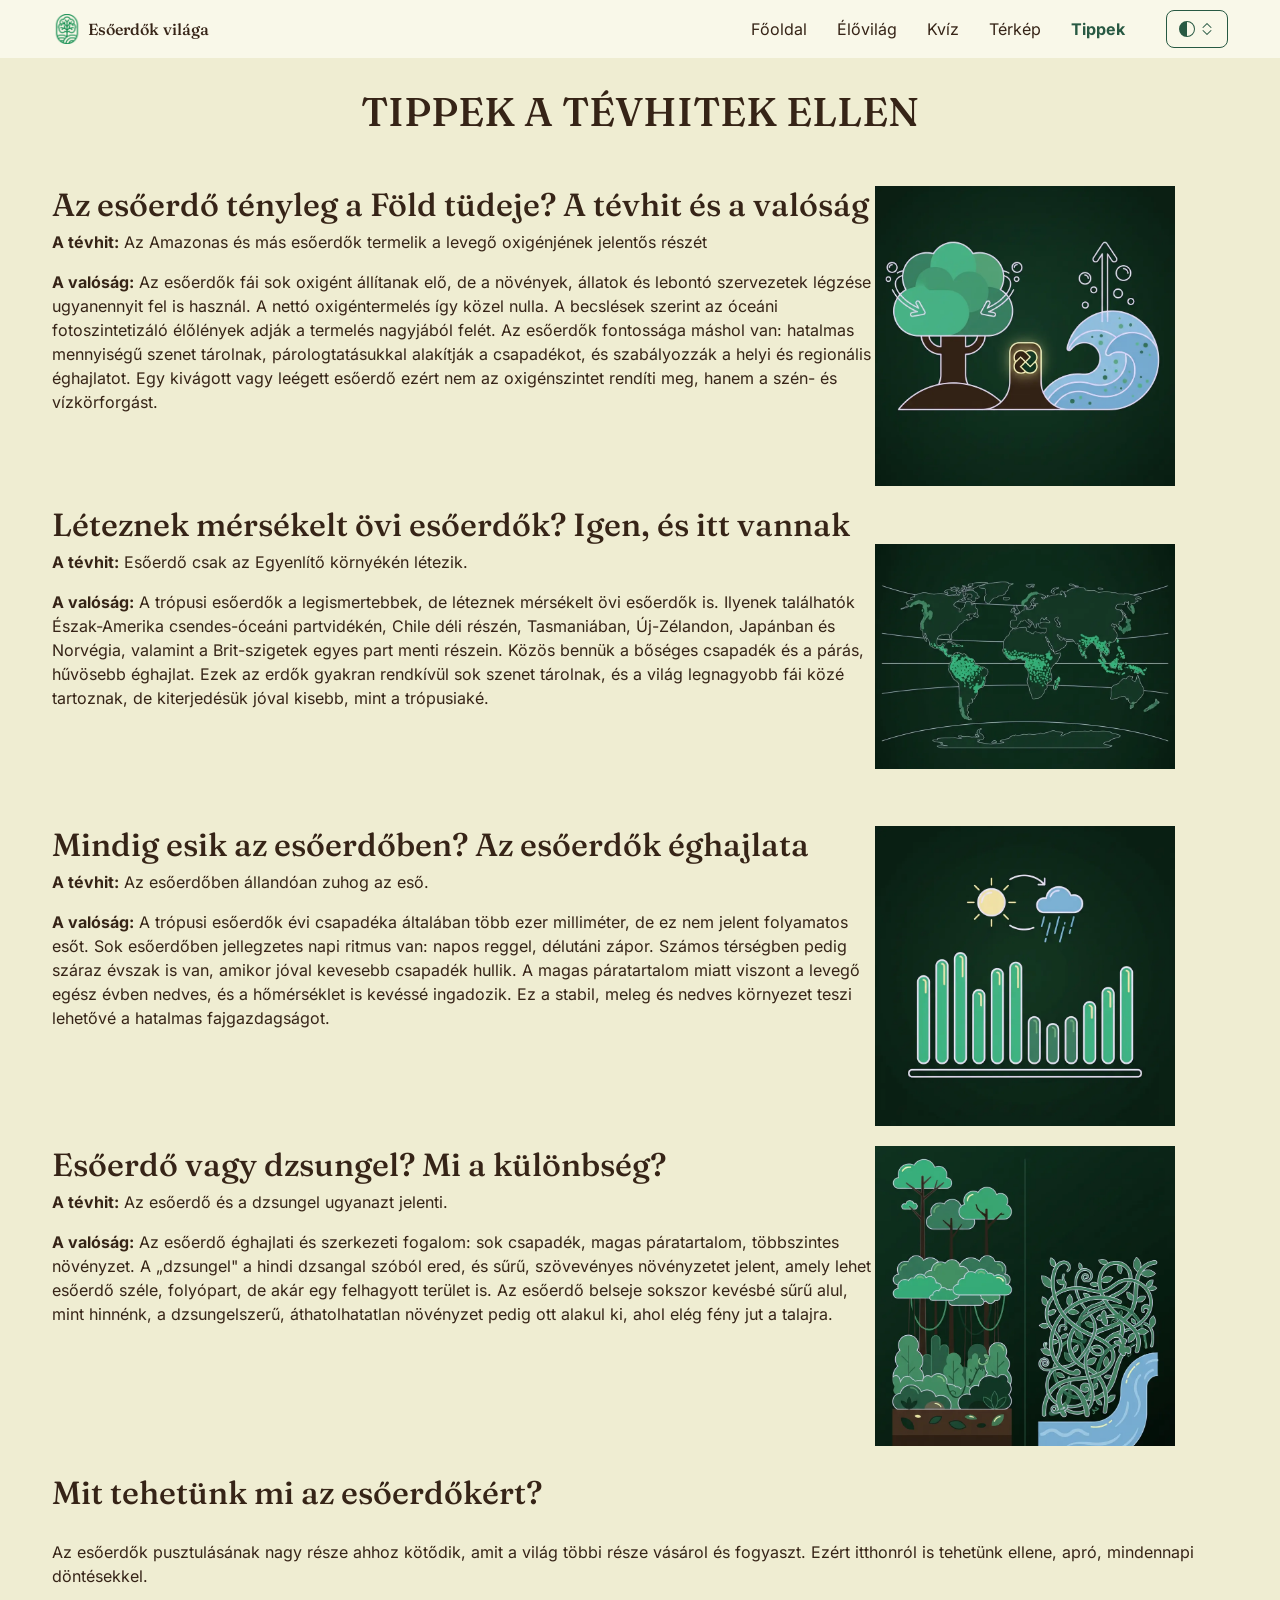
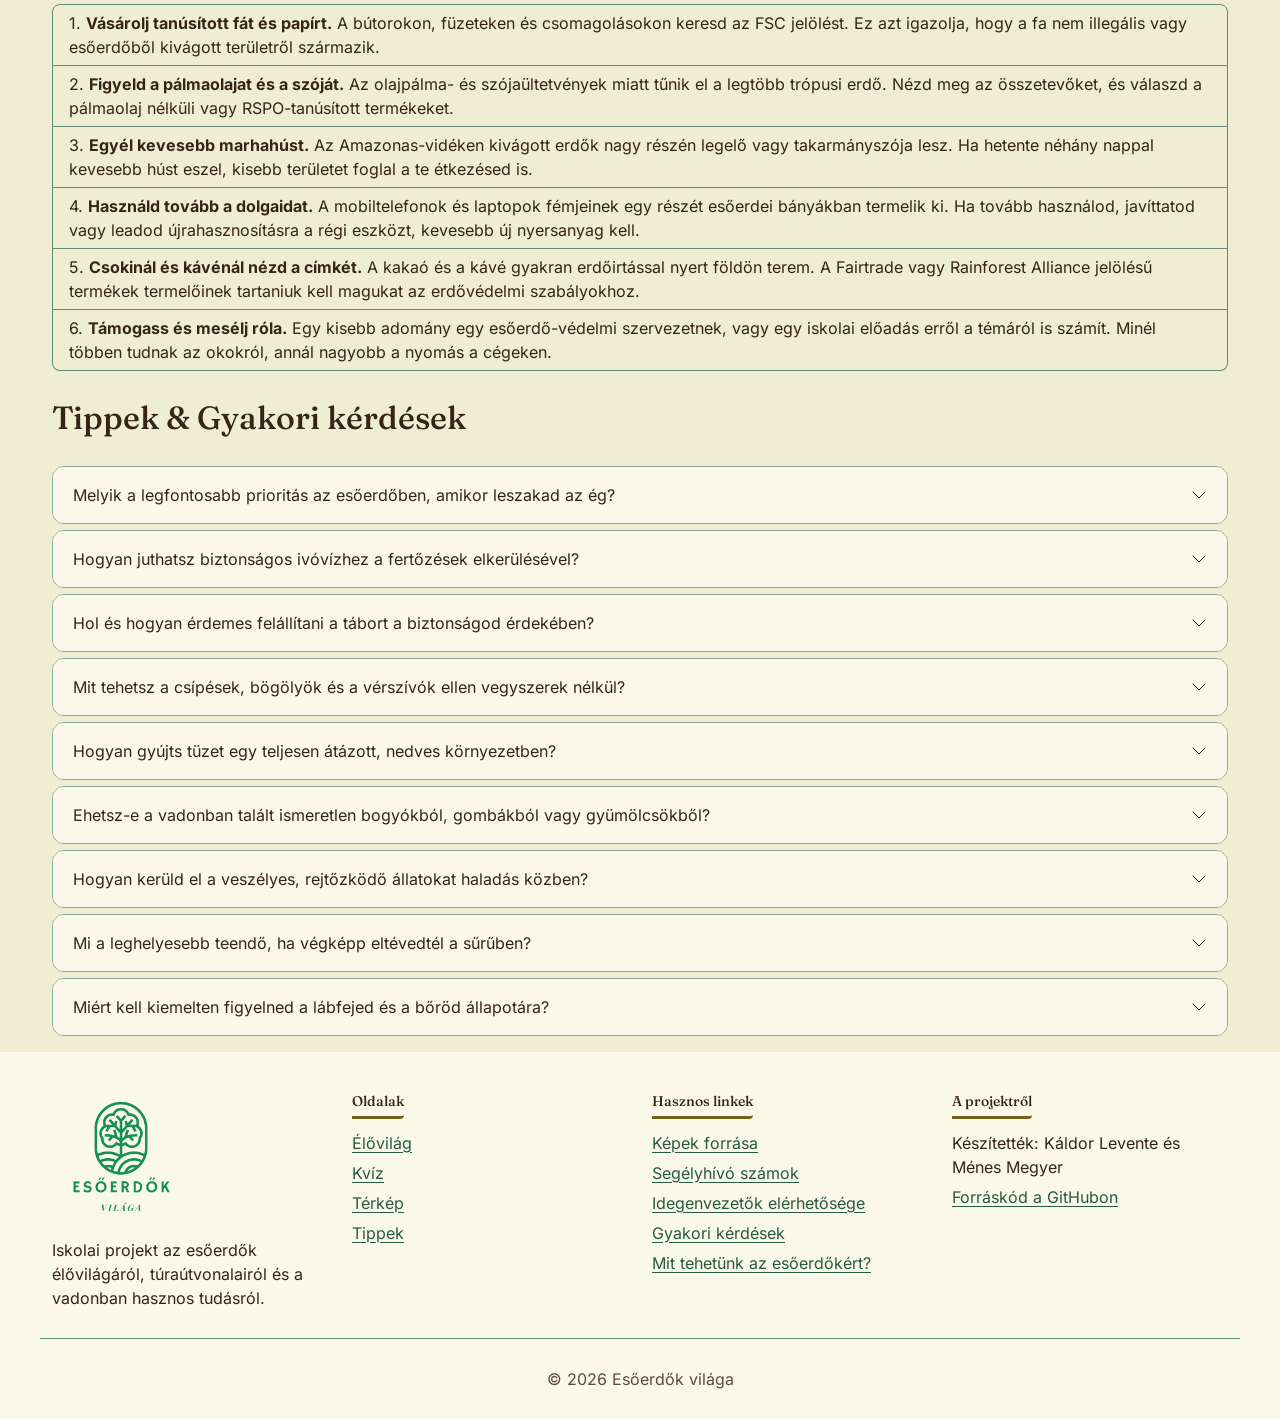
<file: pages/tippek.html>
<!DOCTYPE html>
<html lang="hu">

<head>
    <meta charset="UTF-8">
    <meta name="viewport" content="width=device-width, initial-scale=1.0">
    <meta name="description" content="Tévhitek az esőerdőkről, mit tehetünk az esőerdők megóvásáért, gyakori kérdések és túlélő technikák.">
    <link rel="icon" href="../assets/brand/icon-logo.webp" type="image/webp">
    <link rel="stylesheet" href="../css/bootstrap.min.css">
    <link rel="stylesheet" href="../css/style.css">
    <link rel="stylesheet" href="../css/tippek.css">
    <title>Tippek – Esőerdők világa</title>
</head>

<body>
  <script src="../js/tema.js"></script>
  <a class="visually-hidden-focusable" href="#main">Ugrás a tartalomra</a>
  <header class="sticky-top" id="siteHeader">
    <nav class="navbar md:navbar-expand bg-1" id="pageTop">
      <div class="container">
        <a class="navbar-brand d-flex align-items-center gap-2" href="../index.html">
          <img src="../assets/brand/icon-dark.webp" alt="" width="30" height="30" />
          Esőerdők világa
        </a>
        <button class="btn-icon navbar-toggler" type="button" data-bs-toggle="drawer" data-bs-target="#navbarDrawer"
          aria-controls="navbarDrawer" aria-expanded="false" aria-label="Menü megnyitása">
          <span class="navbar-toggler-icon" aria-hidden="true"></span>
        </button>
        <dialog class="drawer drawer-end" tabindex="-1" id="navbarDrawer" aria-labelledby="navbarDrawerLabel">
          <div class="drawer-header">
            <h5 class="drawer-title" id="navbarDrawerLabel">Menü</h5>
            <button type="button" class="btn-close" data-bs-dismiss="drawer" aria-label="Bezárás"></button>
          </div>
          <div class="drawer-body mb-2 md:mb-0">
            <ul class="nav navbar-nav ms-auto me-4">
              <li class="nav-item">
                <a class="nav-link" href="../index.html">Főoldal</a>
              </li>
              <li class="nav-item">
                <a class="nav-link" href="elovilag.html">Élővilág</a>
              </li>
              <li class="nav-item">
                <a class="nav-link" href="kviz.html">Kvíz</a>
              </li>
              <li class="nav-item">
                <a class="nav-link" href="terkep.html">Térkép</a>
              </li>
              <li class="nav-item">
                <a class="nav-link active" aria-current="page" href="tippek.html">Tippek</a>
              </li>
            </ul>

            <div class="theme-switcher">
              <button type="button" class="btn-outline theme-switcher-toggle" id="themeToggle" data-bs-toggle="menu"
                data-bs-placement="bottom-end" aria-expanded="false" aria-label="Téma választása">
                <span class="theme-switcher-icon" id="themeToggleIcon"><svg class="bi" width="16"
                    height="16" fill="currentColor" viewBox="0 0 16 16" aria-hidden="true">
                    <path d="M8 15A7 7 0 1 0 8 1zm0 1A8 8 0 1 1 8 0a8 8 0 0 1 0 16" />
                  </svg></span>
                <svg class="bi" width="16" height="16" fill="currentColor" viewBox="0 0 16 16"
                  aria-hidden="true">
                  <path
                    d="M3.646 9.146a.5.5 0 0 1 .708 0L8 12.793l3.646-3.647a.5.5 0 0 1 .708.708l-4 4a.5.5 0 0 1-.708 0l-4-4a.5.5 0 0 1 0-.708m0-2.292a.5.5 0 0 0 .708 0L8 3.207l3.646 3.647a.5.5 0 0 0 .708-.708l-4-4a.5.5 0 0 0-.708 0l-4 4a.5.5 0 0 0 0 .708" />
                </svg>
              </button>
              <div class="menu" role="group" aria-labelledby="themeToggle">
                <button class="menu-item" type="button" data-theme-value="light" aria-pressed="false">
                  <svg class="bi menu-item-icon" width="16" height="16" fill="currentColor"
                    viewBox="0 0 16 16" aria-hidden="true">
                    <path
                      d="M12 8a4 4 0 1 1-8 0 4 4 0 0 1 8 0M8 0a.5.5 0 0 1 .5.5v2a.5.5 0 0 1-1 0v-2A.5.5 0 0 1 8 0m0 13a.5.5 0 0 1 .5.5v2a.5.5 0 0 1-1 0v-2A.5.5 0 0 1 8 13m8-5a.5.5 0 0 1-.5.5h-2a.5.5 0 0 1 0-1h2a.5.5 0 0 1 .5.5M3 8a.5.5 0 0 1-.5.5h-2a.5.5 0 0 1 0-1h2A.5.5 0 0 1 3 8m10.657-5.657a.5.5 0 0 1 0 .707l-1.414 1.415a.5.5 0 1 1-.707-.708l1.414-1.414a.5.5 0 0 1 .707 0m-9.193 9.193a.5.5 0 0 1 0 .707L3.05 13.657a.5.5 0 0 1-.707-.707l1.414-1.414a.5.5 0 0 1 .707 0m9.193 2.121a.5.5 0 0 1-.707 0l-1.414-1.414a.5.5 0 0 1 .707-.707l1.414 1.414a.5.5 0 0 1 0 .707M4.464 4.465a.5.5 0 0 1-.707 0L2.343 3.05a.5.5 0 1 1 .707-.707l1.414 1.414a.5.5 0 0 1 0 .708" />
                  </svg>
                  <span class="menu-item-content">Világos</span>
                  <svg class="bi menu-item-check" width="16" height="16" fill="currentColor"
                    viewBox="0 0 16 16" aria-hidden="true">
                    <path
                      d="M13.854 3.646a.5.5 0 0 1 0 .708l-7 7a.5.5 0 0 1-.708 0l-3.5-3.5a.5.5 0 1 1 .708-.708L6.5 10.293l6.646-6.647a.5.5 0 0 1 .708 0" />
                  </svg>
                </button>
                <button class="menu-item" type="button" data-theme-value="dark" aria-pressed="false">
                  <svg class="bi menu-item-icon" width="16" height="16" fill="currentColor"
                    viewBox="0 0 16 16" aria-hidden="true">
                    <path
                      d="M6 .278a.77.77 0 0 1 .08.858 7.2 7.2 0 0 0-.878 3.46c0 4.021 3.278 7.277 7.318 7.277q.792-.001 1.533-.16a.79.79 0 0 1 .81.316.73.73 0 0 1-.031.893A8.35 8.35 0 0 1 8.344 16C3.734 16 0 12.286 0 7.71 0 4.266 2.114 1.312 5.124.06A.75.75 0 0 1 6 .278" />
                  </svg>
                  <span class="menu-item-content">Sötét</span>
                  <svg class="bi menu-item-check" width="16" height="16" fill="currentColor"
                    viewBox="0 0 16 16" aria-hidden="true">
                    <path
                      d="M13.854 3.646a.5.5 0 0 1 0 .708l-7 7a.5.5 0 0 1-.708 0l-3.5-3.5a.5.5 0 1 1 .708-.708L6.5 10.293l6.646-6.647a.5.5 0 0 1 .708 0" />
                  </svg>
                </button>
                <button class="menu-item" type="button" data-theme-value="auto" aria-pressed="false">
                  <svg class="bi menu-item-icon" width="16" height="16" fill="currentColor"
                    viewBox="0 0 16 16" aria-hidden="true">
                    <path d="M8 15A7 7 0 1 0 8 1zm0 1A8 8 0 1 1 8 0a8 8 0 0 1 0 16" />
                  </svg>
                  <span class="menu-item-content">Automatikus</span>
                  <svg class="bi menu-item-check" width="16" height="16" fill="currentColor"
                    viewBox="0 0 16 16" aria-hidden="true">
                    <path
                      d="M13.854 3.646a.5.5 0 0 1 0 .708l-7 7a.5.5 0 0 1-.708 0l-3.5-3.5a.5.5 0 1 1 .708-.708L6.5 10.293l6.646-6.647a.5.5 0 0 1 .708 0" />
                  </svg>
                </button>
              </div>
            </div>
          </div>
        </dialog>
      </div>
    </nav>
  </header>

    <main id="main">
        <h1 class="cim text-center">Tippek a tévhitek ellen</h1>
        <section class="elsoSzekcio">
            <div class="container d-flex flex-wrap  tarolo">
                <div class="szovegTarolo">
                    <h2>Az esőerdő tényleg a Föld tüdeje? A tévhit és a valóság</h2>
                    <p><strong>A tévhit:</strong> Az Amazonas és más esőerdők termelik a levegő oxigénjének jelentős
                        részét
                    </p>
                    <p><strong>A valóság:</strong> Az esőerdők fái sok oxigént állítanak elő, de a növények, állatok és
                        lebontó szervezetek
                        légzése ugyanennyit fel is használ. A nettó oxigéntermelés így közel nulla. A becslések szerint
                        az
                        óceáni fotoszintetizáló élőlények adják a termelés nagyjából felét. Az esőerdők fontossága
                        máshol
                        van: hatalmas mennyiségű szenet tárolnak, párologtatásukkal alakítják a csapadékot, és
                        szabályozzák
                        a helyi és regionális éghajlatot. Egy kivágott vagy leégett esőerdő ezért nem az oxigénszintet
                        rendíti meg, hanem a szén- és vízkörforgást.</p>
                </div>
                <div class="kepTarolo">
                    <img src="../assets/img/foldTudeje.webp" alt="Illusztráció: egy fa lombkoronája, egy fatörzs és egy hullám, nyilakkal az oxigén és a vízgőz körforgásáról" width="896" height="896" class="kepek">
                </div>
            </div>
            <div class="container d-flex flex-wrap tarolo">
                <div class="szovegTarolo">
                    <h2>Léteznek mérsékelt övi esőerdők? Igen, és itt vannak</h2>
                    <p><strong>A tévhit:</strong> Esőerdő csak az Egyenlítő környékén létezik.</p>
                    <p><strong>A valóság:</strong> A trópusi esőerdők a legismertebbek, de léteznek mérsékelt övi
                        esőerdők is. Ilyenek
                        találhatók Észak-Amerika csendes-óceáni partvidékén, Chile déli részén, Tasmaniában,
                        Új-Zélandon,
                        Japánban és Norvégia, valamint a Brit-szigetek egyes part menti részein. Közös bennük a bőséges
                        csapadék és a párás, hűvösebb éghajlat. Ezek az erdők gyakran rendkívül sok szenet tárolnak, és
                        a
                        világ legnagyobb fái közé tartoznak, de kiterjedésük jóval kisebb, mint a trópusiaké. </p>
                </div>
                <div class="kepTarolo">
                    <img src="../assets/img/eghajlat.webp" alt="Világtérkép, amelyen zöld pontok jelölik az esőerdők övezeteit az Egyenlítő környékén" width="896" height="672" class="kepek">
                </div>

            </div>

            <div class="container d-flex flex-wrap tarolo">
                <div class="szovegTarolo">
                    <h2>Mindig esik az esőerdőben? Az esőerdők éghajlata</h2>
                    <p><strong>A tévhit:</strong> Az esőerdőben állandóan zuhog az eső.</p>
                    <p><strong>A valóság:</strong> A trópusi esőerdők évi csapadéka általában több ezer milliméter, de
                        ez nem jelent
                        folyamatos esőt. Sok esőerdőben jellegzetes napi ritmus van: napos reggel, délutáni zápor.
                        Számos térségben pedig száraz évszak is van, amikor jóval kevesebb csapadék hullik. A magas
                        páratartalom miatt viszont a levegő egész évben nedves, és a hőmérséklet is kevéssé ingadozik.
                        Ez a stabil, meleg és nedves környezet teszi lehetővé a hatalmas fajgazdagságot.</p>

                </div>
                <div class="kepTarolo">
                    <img src="../assets/img/esozes.webp" alt="Illusztráció: nap, felhő és havi csapadékot mutató oszlopdiagram" width="896" height="896" class="kepek">
                </div>
            </div>

            <div class="container d-flex flex-wrap tarolo">
                <div class="szovegTarolo">
                    <h2>Esőerdő vagy dzsungel? Mi a különbség?</h2>
                    <p><strong>A tévhit:</strong> Az esőerdő és a dzsungel ugyanazt jelenti.</p>
                    <p><strong>A valóság:</strong> Az esőerdő éghajlati és szerkezeti fogalom: sok csapadék, magas páratartalom,
                        többszintes növényzet. A „dzsungel" a hindi dzsangal szóból ered, és sűrű, szövevényes
                        növényzetet jelent, amely lehet esőerdő széle, folyópart, de akár egy felhagyott terület is. Az
                        esőerdő belseje sokszor kevésbé sűrű alul, mint hinnénk, a dzsungelszerű, áthatolhatatlan
                        növényzet pedig ott alakul ki, ahol elég fény jut a talajra.</p>

                </div>
                <div class="kepTarolo">
                    <img src="../assets/img/dzsungelVagyEsoerdo.webp" alt="Illusztráció: bal oldalon a rétegzett esőerdő, jobb oldalon sűrű liánokkal benőtt dzsungel a folyóparton" width="896" height="1120" class="kepek kulonalloKep">
                </div>
            </div>

        </section>
        <section class="harmadikSzekcio" id="mittehetunk" aria-labelledby="mittehetunkTitle">
            <div class="container">
                <h2 class="my-8" id="mittehetunkTitle">Mit tehetünk mi az esőerdőkért?</h2>
                <p>Az esőerdők pusztulásának nagy része ahhoz kötődik, amit a világ többi része vásárol és fogyaszt.
                    Ezért itthonról is tehetünk ellene, apró, mindennapi döntésekkel.</p>
                <ol class="list-group list-group-numbered mb-8">
                    <li class="list-group-item">
                        <strong>Vásárolj tanúsított fát és papírt.</strong> A bútorokon, füzeteken és csomagolásokon keresd az FSC jelölést. Ez azt igazolja, hogy a fa nem illegális vagy esőerdőből kivágott területről származik.
                    </li>
                    <li class="list-group-item">
                        <strong>Figyeld a pálmaolajat és a szóját.</strong> Az olajpálma- és szójaültetvények miatt tűnik el a legtöbb trópusi erdő. Nézd meg az összetevőket, és válaszd a pálmaolaj nélküli vagy RSPO-tanúsított termékeket.
                    </li>
                    <li class="list-group-item">
                        <strong>Egyél kevesebb marhahúst.</strong> Az Amazonas-vidéken kivágott erdők nagy részén legelő vagy takarmányszója lesz. Ha hetente néhány nappal kevesebb húst eszel, kisebb területet foglal a te étkezésed is.
                    </li>
                    <li class="list-group-item">
                        <strong>Használd tovább a dolgaidat.</strong> A mobiltelefonok és laptopok fémjeinek egy részét esőerdei bányákban termelik ki. Ha tovább használod, javíttatod vagy leadod újrahasznosításra a régi eszközt, kevesebb új nyersanyag kell.
                    </li>
                    <li class="list-group-item">
                        <strong>Csokinál és kávénál nézd a címkét.</strong> A kakaó és a kávé gyakran erdőirtással nyert földön terem. A Fairtrade vagy Rainforest Alliance jelölésű termékek termelőinek tartaniuk kell magukat az erdővédelmi szabályokhoz.
                    </li>
                    <li class="list-group-item">
                        <strong>Támogass és mesélj róla.</strong> Egy kisebb adomány egy esőerdő-védelmi szervezetnek, vagy egy iskolai előadás erről a témáról is számít. Minél többen tudnak az okokról, annál nagyobb a nyomás a cégeken.
                    </li>
                </ol>
            </div>
        </section>
        <section class="masodikSzekcio pb-5 ">
            <div class="container">
                <h2 class="my-8">Tippek & Gyakori kérdések</h2>
                <div class="accordion accordion-gap">
                    <details class="accordion-item">
                        <summary class="accordion-header">
                            Melyik a legfontosabb prioritás az esőerdőben, amikor leszakad az ég? <svg
                                class="accordion-icon" xmlns="http://www.w3.org/2000/svg" viewBox="0 0 16 16"
                                fill="none" stroke="currentColor" stroke-linecap="round" stroke-linejoin="round">
                                <path d="m2 5 6 6 6-6" />
                            </svg>
                        </summary>
                        <div class="accordion-body">
                            <p>A menedéképítés az első és legégetőbb feladat. Az esőerdőkben a hirtelen lezúduló, heves
                                esőzések perceken belül átáztatják a ruházatodat, a trópusi éjszakák pedig meglepően
                                hűvösek lehetnek. A tartós nedvesség és a szél gyorsan hipotermiához (kihűléshez) vezet,
                                ezért még a sötétedés vagy az eső előtt építs egy száraz, talajszinttől megemelt
                                fekhelyet és egy sűrű levelekkel fedett tetőt.</p>
                        </div>
                    </details>
                    <details class="accordion-item">
                        <summary class="accordion-header">
                            Hogyan juthatsz biztonságos ivóvízhez a fertőzések elkerülésével? <svg
                                class="accordion-icon" xmlns="http://www.w3.org/2000/svg" viewBox="0 0 16 16"
                                fill="none" stroke="currentColor" stroke-linecap="round" stroke-linejoin="round">
                                <path d="m2 5 6 6 6-6" />
                            </svg>
                        </summary>
                        <div class="accordion-body">
                            <p>Ne igyál közvetlenül állóvízből, pocsolyákból vagy lassú folyású patakokból, mert tele
                                vannak parazitákkal és baktériumokkal. A legbiztonságosabb forrás a friss esővíz,
                                amelyet nagy levelekkel gyűjthetsz össze. Emellett jó megoldás a nedvdús növények
                                keresése: vágj át egy vastagabb ivóliánt (vízliánt) felül, majd alul – a szagtalanná és
                                tisztává tisztult víz közvetlenül a szádba vagy a kulacsodba csöpög.</p>
                        </div>
                    </details>
                    <details class="accordion-item">
                        <summary class="accordion-header">
                            Hol és hogyan érdemes felállítani a tábort a biztonságod érdekében? <svg
                                class="accordion-icon" xmlns="http://www.w3.org/2000/svg" viewBox="0 0 16 16"
                                fill="none" stroke="currentColor" stroke-linecap="round" stroke-linejoin="round">
                                <path d="m2 5 6 6 6-6" />
                            </svg>
                        </summary>
                        <div class="accordion-body">
                            <p>A táborhelyet mindig magaslati, száraz és jól szellőző területen alakítsd ki. Kerüld a
                                kiszáradt medreket és a folyópartok közvetlen közelét, mert egy távoli felhőszakadás
                                pillanatok alatt villámáradást okozhat. Mindig nézz fel a magasba is: ne verj tábort
                                korhadt fák vagy nehéz, elhalt ágak alatt, mert azok bármikor lezuhanhatnak.</p>
                        </div>
                    </details>
                    <details class="accordion-item">
                        <summary class="accordion-header">
                            Mit tehetsz a csípések, bögölyök és a vérszívók ellen vegyszerek nélkül? <svg
                                class="accordion-icon" xmlns="http://www.w3.org/2000/svg" viewBox="0 0 16 16"
                                fill="none" stroke="currentColor" stroke-linecap="round" stroke-linejoin="round">
                                <path d="m2 5 6 6 6-6" />
                            </svg>
                        </summary>
                        <div class="accordion-body">
                            <p>A rovarok nemcsak kellemetlenek, de súlyos betegségeket (például maláriát vagy
                                dengue-lázat) is terjeszthetnek. Viselj szellős, de hosszú ujjú felsőt és hosszú
                                nadrágot. Ha nincs nálad rovarriasztó, dörzsöld be a kitett bőrfelületeket nedves
                                agyaggal vagy hűvös fahamuval – ez egy fizikai védőréteget képez a bőrödön, amit a
                                szúnyogok és legyek nem tudnak átfúrni</p>
                        </div>
                    </details>
                    <details class="accordion-item">
                        <summary class="accordion-header">
                            Hogyan gyújts tüzet egy teljesen átázott, nedves környezetben? <svg class="accordion-icon"
                                xmlns="http://www.w3.org/2000/svg" viewBox="0 0 16 16" fill="none" stroke="currentColor"
                                stroke-linecap="round" stroke-linejoin="round">
                                <path d="m2 5 6 6 6-6" />
                            </svg>
                        </summary>
                        <div class="accordion-body">
                            <p>A nedves esőerdőben a tűzgyújtás türelmet igényel. Keress elhalt, de még lábon álló
                                bambuszt vagy döglött fák belső, száraz kéregrészét, és készíts belőle finom forgácsot.
                                Sose építs tüzet közvetlenül a vizes talajra: készíts vastagabb ágakból egy kis
                                emelvényt (alapot), és azon gyújts lángot, hogy a talajból felszálló nedvesség ne oltsa
                                el a kezdő tüzet.</p>
                        </div>
                    </details>
                    <details class="accordion-item">
                        <summary class="accordion-header">
                            Ehetsz-e a vadonban talált ismeretlen bogyókból, gombákból vagy gyümölcsökből?
                            <svg class="accordion-icon" xmlns="http://www.w3.org/2000/svg" viewBox="0 0 16 16"
                                fill="none" stroke="currentColor" stroke-linecap="round" stroke-linejoin="round">
                                <path d="m2 5 6 6 6-6" />
                            </svg>
                        </summary>
                        <div class="accordion-body">
                            <p>Szigorúan tilos ismeretlen növényeket és gombákat fogyasztani, mert az esőerdő tele van
                                erősen mérgező fajokkal, amelyek súlyos gyomorfertőzést vagy bénulást okozhatnak. Csak
                                olyan gyümölcsöt egyél, amit 100%-os biztonsággal felismersz. Ha nagyon éhes vagy,
                                inkább a jól ismert, biztonságos növényi részeket (például pálmaszívet) vagy alaposan
                                átsütött, megfőzött rovarokat válaszd.</p>
                        </div>
                    </details>
                    <details class="accordion-item">
                        <summary class="accordion-header">
                            Hogyan kerüld el a veszélyes, rejtőzködő állatokat haladás közben? <svg
                                class="accordion-icon" xmlns="http://www.w3.org/2000/svg" viewBox="0 0 16 16"
                                fill="none" stroke="currentColor" stroke-linecap="round" stroke-linejoin="round">
                                <path d="m2 5 6 6 6-6" />
                            </svg>
                        </summary>
                        <div class="accordion-body">
                            <p>A legtöbb kígyó és skorpió nem támad ok nélkül, csak ha meglepik vagy rálépnek. Haladás
                                közben tarts a kezedben egy hosszú botot, és azzal üsd magad előtt a sűrű aljnövényzetet
                                és a talajt. A bot keltette rezgések és zajok figyelmeztetik a rejtőzködő élőlényeket,
                                így azoknak lesz idejük elmenekülni, mielőtt túl közel érkeznél hozzájuk.</p>
                        </div>
                    </details>
                    <details class="accordion-item">
                        <summary class="accordion-header">
                            Mi a leghelyesebb teendő, ha végképp eltévedtél a sűrűben? <svg class="accordion-icon"
                                xmlns="http://www.w3.org/2000/svg" viewBox="0 0 16 16" fill="none" stroke="currentColor"
                                stroke-linecap="round" stroke-linejoin="round">
                                <path d="m2 5 6 6 6-6" />
                            </svg>
                        </summary>
                        <div class="accordion-body">
                            <p>A legfontosabb a pánik elkerülése. Ha nincs határozott irányod, ne bolyongj céltalanul a
                                sűrűben, mert csak energiát pazarolsz. Keress egy kis patakot, és kövesd azt a
                                folyásirányba: a kis patakok nagyobb folyókba torkollanak, a folyók mentén pedig sokkal
                                nagyobb eséllyel találsz emberi településeket, utakat vagy halászokat.</p>
                        </div>
                    </details>
                    <details class="accordion-item">
                        <summary class="accordion-header">
                            Miért kell kiemelten figyelned a lábfejed és a bőröd állapotára? <svg class="accordion-icon"
                                xmlns="http://www.w3.org/2000/svg" viewBox="0 0 16 16" fill="none" stroke="currentColor"
                                stroke-linecap="round" stroke-linejoin="round">
                                <path d="m2 5 6 6 6-6" />
                            </svg>
                        </summary>
                        <div class="accordion-body">
                            <p>A trópusi melegben és a folyamatos nyirkosságban a bőr gyorsan felázik, ami úgynevezett
                                "lövészárok-lábhoz", súlyos gombás fertőzésekhez és elfertőződő sebekhez vezet. Minden
                                pihenőnél vedd le a bakancsodat és a zoknidat, töröld teljesen szárazra a lábadat, és
                                hagyd a bőrödt levegőzni. Az apró vágásokat és karcolásokat azonnal tisztítsd meg, mert
                                a trópusi klímán a legkisebb seb is gyorsan elfertőződhet.</p>
                        </div>
                    </details>

                </div>
            </div>

        </section>
    </main>
  <footer>
    <div class="bg-light pt-10">
      <div class="container mb-8">
        <div class="row gy-8">
          <div class="col-12 md:col-6 lg:col-3">
            <a class="footer-brand d-inline-block mb-4" href="../index.html">
              <img src="../assets/brand/brand-logo.webp" alt="Esőerdők világa" class="w-50 rounded-5" />
            </a>
            <p class="mb-0">
              Iskolai projekt az esőerdők élővilágáról, túraútvonalairól és a vadonban hasznos tudásról.
            </p>
          </div>
          <div class="col-12 md:col-6 lg:col-3">
            <h2 class="footer-title h6 pb-2 mb-4">Oldalak</h2>
            <ul class="list-unstyled vstack gap-2 mb-0">
              <li><a href="elovilag.html">Élővilág</a></li>
              <li><a href="kviz.html">Kvíz</a></li>
              <li><a href="terkep.html">Térkép</a></li>
              <li><a href="tippek.html">Tippek</a></li>
            </ul>
          </div>
          <div class="col-12 md:col-6 lg:col-3">
            <h2 class="footer-title h6 pb-2 mb-4">Hasznos linkek</h2>
            <ul class="list-unstyled vstack gap-2 mb-0">
              <li><a href="elovilag.html#kepforras">Képek forrása</a></li>
              <li><a href="elovilag.html#veszhelyzet">Segélyhívó számok</a></li>
              <li><a href="terkep.html">Idegenvezetők elérhetősége</a></li>
              <li><a href="tippek.html">Gyakori kérdések</a></li>
              <li><a href="tippek.html#mittehetunk">Mit tehetünk az esőerdőkért?</a></li>
            </ul>
          </div>
          <div class="col-12 md:col-6 lg:col-3">
            <h2 class="footer-title h6 pb-2 mb-4">A projektről</h2>
            <p class="mb-2">Készítették: Káldor Levente és Ménes Megyer</p>
            <a href="https://github.com/KLeviii/esoerdok-vilaga">Forráskód a GitHubon</a>
          </div>
        </div>
      </div>
      <div class="container copyright-footer pt-8 pb-4">
        <p class="text-center">&copy; 2026 Esőerdők világa</p>
      </div>
    </div>
  </footer>

  <a href="#top" class="btn-solid btn-icon hover-lift position-fixed bottom-0 end-0 m-6 z-3 is-hidden" id="backToTop"
    aria-label="Vissza a tetejére">
    <svg class="bi" width="16" height="16" fill="currentColor" viewBox="0 0 16 16" aria-hidden="true">
      <path fill-rule="evenodd"
        d="M7.646 4.646a.5.5 0 0 1 .708 0l6 6a.5.5 0 0 1-.708.708L8 5.707l-5.646 5.647a.5.5 0 0 1-.708-.708z" />
    </svg>
  </a>

  <script src="../js/bootstrap.bundle.min.js"></script>
  <script src="../js/script.js"></script>
</body>

</html>
</file>
<file: css/style.css>
@font-face {
    font-family: "Inter";
    font-weight: 100 900;
    font-display: swap;
    src: url("../fonts/inter-latin.woff2") format("woff2");
    unicode-range: U+0000-00FF, U+0131, U+0152-0153, U+02BB-02BC, U+02C6, U+02DA, U+02DC, U+0304, U+0308, U+0329, U+2000-206F, U+20AC, U+2122, U+2191, U+2193, U+2212, U+2215, U+FEFF, U+FFFD;
}

@font-face {
    font-family: "Inter";
    font-weight: 100 900;
    font-display: swap;
    src: url("../fonts/inter-latin-ext.woff2") format("woff2");
    unicode-range: U+0100-02BA, U+02BD-02C5, U+02C7-02CC, U+02CE-02D7, U+02DD-02FF, U+0304, U+0308, U+0329, U+1D00-1DBF, U+1E00-1E9F, U+1EF2-1EFF, U+2020, U+20A0-20AB, U+20AD-20C0, U+2113, U+2C60-2C7F, U+A720-A7FF;
}

@font-face {
    font-family: "Fraunces";
    font-weight: 100 900;
    font-display: swap;
    src: url("../fonts/fraunces-latin.woff2") format("woff2");
    unicode-range: U+0000-00FF, U+0131, U+0152-0153, U+02BB-02BC, U+02C6, U+02DA, U+02DC, U+0304, U+0308, U+0329, U+2000-206F, U+20AC, U+2122, U+2191, U+2193, U+2212, U+2215, U+FEFF, U+FFFD;
}

@font-face {
    font-family: "Fraunces";
    font-weight: 100 900;
    font-display: swap;
    src: url("../fonts/fraunces-latin-ext.woff2") format("woff2");
    unicode-range: U+0100-02BA, U+02BD-02C5, U+02C7-02CC, U+02CE-02D7, U+02DD-02FF, U+0304, U+0308, U+0329, U+1D00-1DBF, U+1E00-1E9F, U+1EF2-1EFF, U+2020, U+20A0-20AB, U+20AD-20C0, U+2113, U+2C60-2C7F, U+A720-A7FF;
}

:root {
    --font-heading: "Fraunces", Georgia, "Times New Roman", serif;
    --font-body: "Inter", system-ui, -apple-system, "Segoe UI", Roboto, Arial, sans-serif;
    --bs-heading-font-family: var(--font-heading);
    --bs-body-font-family: var(--font-body);
    scrollbar-gutter: auto;
    scroll-padding-top: 3.5rem;

    --bg-dark: oklch(0.17 0.03 162);
    --bg: oklch(0.22 0.04 162);
    --bg-light: oklch(0.27 0.045 162);
    --highlight: oklch(0.52 0.07 162);
    --text: oklch(0.92 0.026 322);
    --text-muted: oklch(0.75 0.03 322);
    --border: oklch(0.423 0.066 162);
    --border-muted: oklch(0.32 0.05 162);
    --primary: oklch(0.72 0.1 162);
    --secondary: oklch(0.925 0.076 103);
    --accent: oklch(0.279 0.035 56);
    --on-primary: var(--bg-dark);
    --danger: oklch(0.7 0.08 30);
    --warning: oklch(0.78 0.08 90);
    --success: oklch(0.72 0.09 150);
    --info: oklch(0.72 0.07 240);
}

body.light {
    --bg-dark: oklch(0.9 0.04 103);
    --bg: oklch(0.94 0.035 103);
    --bg-light: oklch(0.975 0.02 103);
    --highlight: oklch(0.99 0.02 103);
    --text: oklch(0.279 0.035 56);
    --text-muted: oklch(0.43 0.04 56);
    --border: oklch(0.6 0.05 162);
    --border-muted: oklch(0.72 0.05 162);
    --primary: oklch(0.423 0.066 162);
    --secondary: oklch(0.5 0.09 95);
    --on-primary: var(--bg-light);
    --danger: oklch(0.5 0.1 30);
    --warning: oklch(0.52 0.09 85);
    --success: oklch(0.5 0.09 150);
    --info: oklch(0.5 0.08 240);
}

@media (prefers-reduced-motion: no-preference) {
    :root {
        scroll-behavior: smooth;
    }
}

body {
    overflow-x: clip;
    background-color: var(--bg);
    color: var(--text);
    --bs-bg-body: var(--bg);
    --bs-bg-1: var(--bg-light);
    --bs-fg-body: var(--text);
    --bs-secondary-fg: var(--text-muted);
    --bs-border-color: var(--border);
    --bs-border-muted: var(--border-muted);
    --bs-border-subtle: var(--border-muted);
    --bs-link-color: var(--primary);
    --bs-link-hover-color: var(--primary);
    --bs-focus-ring-color: color-mix(in oklch, var(--primary) 45%, transparent);
    --bs-control-checked-bg: var(--primary);
    --bs-control-checked-border-color: var(--primary);
    --bs-primary-base: var(--primary);
    --bs-primary-bg: var(--primary);
    --bs-primary-fg: var(--primary);
    --bs-primary-border: var(--primary);
    --bs-primary-contrast: var(--on-primary);
    --bs-primary-bg-subtle: color-mix(in oklch, var(--primary) 15%, transparent);
    --bs-success-fg: var(--success);
    --bs-success-border: var(--success);
    --bs-success-bg-subtle: color-mix(in oklch, var(--success) 15%, transparent);
    --bs-warning-fg: var(--warning);
    --bs-warning-border: var(--warning);
    --bs-warning-bg-subtle: color-mix(in oklch, var(--warning) 15%, transparent);
    --bs-danger-fg: var(--danger);
    --bs-danger-border: var(--danger);
    --bs-danger-bg-subtle: color-mix(in oklch, var(--danger) 15%, transparent);
}

a {
    color: var(--primary);
}

.text-muted {
    color: var(--text-muted);
}

.bg-dark {
    background-color: var(--bg-dark);
}

.bg-light {
    background-color: var(--bg-light);
}

[tabindex="-1"]:focus {
    outline: none;
}

.btn-solid,
.btn-outline {
    border: 2px solid var(--primary);
}

.btn-solid,
.btn-outline:hover {
    background-color: var(--primary);
    color: var(--on-primary);
}

.btn-outline {
    background-color: transparent;
    color: var(--primary);
}

.btn-solid:hover,
.hero-buttons .btn-outline:hover {
    background-color: var(--secondary);
    border-color: var(--secondary);
}

.btn-solid *,
.btn-outline *,
.menu-item * {
    color: inherit;
}

nav {
    background-color: var(--bg-light);
}

nav * {
    color: var(--text);
}

nav .btn-outline {
    border-width: 1px;
    color: var(--primary);
}

nav .btn-outline:hover {
    color: var(--on-primary);
}

.navbar-brand {
    font-family: var(--font-heading);
}

.navbar-brand img {
    width: 1.875rem;
    height: 1.875rem;
}

.navbar .nav-link.active {
    color: var(--primary);
    font-weight: 700;
}

.theme-switcher-toggle {
    display: inline-flex;
    align-items: center;
    gap: 0.25rem;
}

.theme-switcher-icon {
    display: inline-flex;
}

.menu {
    --bs-menu-bg: var(--bg-light);
    --bs-menu-color: var(--text);
    --bs-menu-border-color: var(--border-muted);
    --bs-menu-item-color: var(--text);
    --bs-menu-item-hover-color: var(--text);
    --bs-menu-item-hover-bg: var(--highlight);
    --bs-menu-item-active-color: var(--on-primary);
    --bs-menu-item-active-bg: var(--primary);
    --bs-menu-check-color: currentcolor;
}

.menu-item {
    color: var(--bs-menu-item-color);
}

.menu-item.active,
.menu-item:active {
    color: var(--bs-menu-item-active-color);
}

.hero {
    --hero-overlay: linear-gradient(90deg, color-mix(in oklch, var(--bg-dark) 90%, transparent), transparent 75%);
    min-height: calc(100vh - 3.625rem);
    background: var(--hero-overlay), url("../assets/img/hero-image.webp") center / cover no-repeat fixed;
}

.hero-container {
    max-width: 80%;
    width: 43.75rem;
}

.hero h1 {
    font-size: 5rem;
}

.hero-buttons a {
    font-weight: 700;
}

.hero-scroll {
    color: var(--text);
    text-decoration: none;
}

@media (prefers-reduced-motion: no-preference) {
    .hero-scroll svg {
        animation: hero-scroll 2s ease-in-out infinite;
    }
}

@keyframes hero-scroll {
    50% {
        transform: translateY(4px);
    }
}

#backToTop {
    transition: opacity 0.3s ease, transform 0.3s ease, box-shadow 0.2s ease, visibility 0.3s;
}

#backToTop.is-hidden {
    opacity: 0;
    visibility: hidden;
    transform: translateY(1rem);
    pointer-events: none;
}

@media (prefers-reduced-motion: reduce) {
    #backToTop {
        transition: none;
    }
}

@media (hover: none) {
    #backToTop:hover {
        background-color: var(--primary);
        border-color: var(--primary);
        transform: none;
        box-shadow: none;
    }
}

.accordion {
    --bs-accordion-color: var(--text);
    --bs-accordion-bg: var(--bg-light);
    --bs-accordion-border-color: var(--border-muted);
    --bs-accordion-btn-color: var(--text);
    --bs-accordion-btn-bg: var(--bg-light);
}

.accordion-item,
.accordion-item summary {
    background-color: var(--bg-light);
    color: var(--text);
}

.accordion-item summary:hover {
    background-color: var(--highlight);
}

.card {
    --bs-card-bg: var(--bg-light);
    --bs-card-color: var(--text);
    --bs-card-border-color: var(--border-muted);
}

.progress {
    --bs-progress-bg: var(--border-muted);
}

.gallery .grid {
    grid-template-rows: none;
}

.gallery-tile {
    position: relative;
    overflow: hidden;
    background-color: var(--bg-light);
    border: 1px solid var(--border-muted);
    border-radius: 3rem 1rem;
}

.gallery-tile-a {
    aspect-ratio: 1;
}

.gallery-tile-b {
    min-height: 20rem;
}

.gallery-tile-c {
    aspect-ratio: 21 / 9;
}

.gallery-tile-d {
    aspect-ratio: 4 / 5;
    border-radius: 1rem !important;
}

.gallery-tile-e {
    aspect-ratio: 16 / 9;
}

.gallery-tile .carousel {
    --bs-carousel-indicator-bg: var(--text);
    position: absolute;
    inset: 0;
}

.gallery-tile .carousel-inner,
.gallery-tile .carousel-item {
    height: 100%;
}

.gallery-tile .carousel-item img {
    display: block;
    width: 100%;
    height: 100%;
    object-fit: cover;
}

.gallery-tile .carousel-item {
    position: relative;
}

.gallery-caption {
    position: absolute;
    inset-block-start: 1rem;
    inset-inline-start: 1rem;
    max-width: calc(100% - 2rem);
    margin: 0;
    padding: 0.5rem 0.875rem;
    border-radius: 1rem;
    background-color: color-mix(in oklch, var(--bg-dark) 70%, transparent);
    backdrop-filter: blur(8px);
    color: var(--text);
    font-weight: 600;
    line-height: 1.3;
}

.gallery-caption span {
    display: block;
    color: var(--text-muted);
    font-size: 0.875rem;
    font-weight: 400;
}

.gallery-controls,
.gallery-tile-action {
    position: absolute;
    inset-block-end: 1rem;
    z-index: 1;
}

.gallery-controls {
    inset-inline-end: 1rem;
    display: flex;
    align-items: center;
    gap: 0.25rem;
    padding: 0.25rem;
    border-radius: 999px;
    background-color: color-mix(in oklch, var(--bg-dark) 70%, transparent);
    backdrop-filter: blur(8px);
    color: var(--text);
}

.gallery-control {
    display: inline-flex;
    align-items: center;
    justify-content: center;
    width: 2rem;
    height: 2rem;
    padding: 0;
    border: 0;
    border-radius: 50%;
    background-color: transparent;
    color: inherit;
    cursor: pointer;
}

.gallery-control:hover {
    background-color: var(--highlight);
}

.gallery-control:focus-visible,
.gallery-controls .carousel-indicators button:focus-visible {
    outline: 2px solid var(--primary);
    outline-offset: 2px;
}

.gallery-tile-action {
    inset-inline-start: 1rem;
    font-weight: 700;
}

.gallery-fact {
    display: flex;
    flex-direction: column;
    justify-content: center;
    height: 100%;
    padding: 2rem 2rem 5rem;
}

.gallery-fact-eyebrow {
    margin-bottom: 0.5rem;
    color: var(--secondary);
    font-size: 0.75rem;
    font-weight: 700;
    letter-spacing: 0.08em;
    text-transform: uppercase;
}

.gallery-fact-title {
    margin-bottom: 0.75rem;
    font-size: 1.75rem;
}

.gallery-fact-text {
    margin: 0;
    color: var(--text-muted);
}

/* A galéria .container-ben van, ami 1024 px alatt 768 px-nél keskenyebb, ezért itt vált az elrendezés. */
@media (width < 1024px) {
    .gallery-tile:nth-child(even) {
        border-radius: 1rem 3rem;
    }
}

@media (width >= 1024px) {
    .gallery .grid {
        grid-auto-rows: 13rem;
    }

    .gallery-tile {
        aspect-ratio: auto;
        min-height: 0;
        border-radius: 1rem;
    }

    .gallery-tile-a {
        grid-row: span 3;
        border-start-start-radius: 4rem;
    }

    .gallery-tile-b {
        grid-row: span 2;
        border-start-end-radius: 4rem;
    }

    .gallery-tile-c {
        border-radius: 2.5rem 1rem;
    }

    .gallery-tile-d {
        grid-row: span 2;
        border-end-start-radius: 4rem;
    }

    .gallery-tile-e {
        grid-row: span 2;
        border-end-end-radius: 4rem;
    }
}

.footer-title {
    display: inline-block;
    border-bottom: 3px solid var(--secondary);
    border-bottom-right-radius: 4px;
}

.copyright-footer {
    border-top: 1px solid var(--border);
    color: var(--text-muted);
}

@media (width < 768px) {
    .hero {
        --hero-overlay: linear-gradient(color-mix(in oklch, var(--bg-dark) 75%, transparent), color-mix(in oklch, var(--bg-dark) 75%, transparent));
    }

    .hero-container {
        margin-inline: auto;
        text-align: center;
    }

    .hero-buttons {
        justify-content: center;
    }

    .hero h1 {
        font-size: 3.75rem;
    }

    #siteHeader {
        transition: transform 0.3s ease;
    }

    #siteHeader.header-hidden {
        transform: translateY(-100%);
    }

    .navbar .drawer {
        --bs-drawer-transition-property: transform, opacity, visibility;
        --bs-drawer-bg: var(--bg-light);
        --bs-drawer-color: var(--text);
        --bs-drawer-border-color: var(--border-muted);
        --bs-drawer-backdrop-bg: color-mix(in oklch, var(--bg-dark) 60%, transparent);
    }

    /* A bezárt menü ne lógjon ki a képernyő jobb szélén (vízszintes túlcsordulás mobilon). */
    .navbar .drawer:not([open]) {
        transform: translateX(var(--bs-drawer-inset));
        opacity: 0;
    }

    @media (prefers-reduced-motion: reduce) {
        #siteHeader,
        .navbar .drawer {
            transition: none;
        }
    }

    .navbar .drawer-title {
        font-family: var(--font-heading);
    }

    .navbar .drawer .navbar-nav {
        margin-inline: 0;
    }

    .navbar .drawer .nav-link {
        display: flex;
        justify-content: flex-start;
        width: 100%;
        padding: 0.625rem 0.75rem;
        border-radius: var(--bs-radius-5);
    }

    .navbar .drawer .nav-link.active {
        background-color: color-mix(in oklch, var(--primary) 15%, transparent);
    }

    .navbar .drawer .nav-link:hover {
        background-color: var(--highlight);
    }

    .navbar .drawer .theme-switcher {
        margin-top: 1rem;
        padding-top: 1rem;
        border-top: 1px solid var(--border-muted);
    }
}

@media (width <= 600px) {
    .hero-buttons {
        flex-direction: column;
        width: 80%;
        margin-inline: auto;
    }

    .hero-buttons a {
        width: 100%;
    }

    .hero h1 {
        font-size: 3rem;
    }

    .szint-tabs {
        display: grid;
        grid-template-columns: 1fr 1fr;
        gap: 0.5rem;
        border-bottom: 0;
    }

    .szint-tabs .nav-link {
        width: 100%;
        margin: 0;
        border: 1px solid var(--border-muted);
        border-radius: var(--bs-radius-5);
    }

    .szint-tabs .nav-link.active {
        background-color: var(--primary);
        border-color: var(--primary);
        color: var(--on-primary);
    }
}

@media (width >= 1920px) {
    :root {
        font-size: clamp(16px, calc(100vw / 120), 32px);
    }

    .container {
        max-width: 90rem;
    }

    .hero {
        --hero-overlay: linear-gradient(90deg, var(--bg-dark), transparent 75%);
    }
}
</file>
<file: css/terkep.css>
body {
    min-height: 100vh;
    display: flex;
    flex-direction: column;
    background-color: var(--bg);
    margin: 0;
}

main {
    flex: 1;
    width: 100%;
    display: flex;
    flex-direction: column;
    justify-content: center;
}

main section {
    display: flex;
    flex-wrap: wrap;
    justify-content: center;
    gap: 20px;
    color: var(--text);
    width: 100%;
}


.box {
    max-width: 890px;
    display: flex;
    flex-direction: column;
}

main h1 {
    font-size: 5em;
    margin: 0px;
    margin-bottom: 10px;
}

main p {
    font-size: 1.2em;
}

.terkep-doboz {
    width: 100%;
    max-width: 500px;
    height: 500px;
    overflow: hidden;
    border-radius: 10px;
    border: 5px solid var(--secondary);
    opacity: 0.7;
    transition: 0.3s ease-in-out;
}

.terkep-doboz iframe {
    width: 100%;
    height: calc(100% + 75px);
    margin-top: -75px;
    border: none;
}

.card {
    background-color: var(--bg-light);
    color: var(--text);
    border: 2px solid var(--border);
}

.card-title {
    min-height: 2.7em;
}

.accordion-header,
.accordion-body,
.accordion {
    background-color: var(--bg-light);
    color: var(--text);
}

.accordion-body {
    max-height: 390px;
}

.accordion {
    max-height: 440px;

}

.kartyak {
    padding: 30px 0px;
    margin-bottom: 30px;
}

.idegenvezetok {
    background-color: var(--bg-dark);
    padding: 30px 0px;
}


.idegenvezetoSzoveg {
    padding: 30px;
}

.d-flex {
    align-items: center;
}

.idegenvezetoSzoveg p{
    text-align: center;
}


.idegenvezetoSzoveg  h4{
    align-items: center;
    text-transform: uppercase;
    padding: 10px;
    padding-left: 30px;
    font-size: 1.7rem;
    letter-spacing: 2px;

}



.idegenvezetoKep{
    margin: 30px;
    max-width: 500px;
    max-height: 500px;
    object-fit: contain;
    width: 300px;
    height: auto;
}


@media (max-width: 767px) {

    .idegenvezetok .d-flex {
        flex-direction: column;
    }

    .idegenvezetoSzoveg {
        padding: 15px;
    }

    .idegenvezetoSzoveg h4 {
        font-size: 1.3rem;
        padding: 5px;
        text-align: center;
    }

    .idegenvezetoSzoveg p {
        font-size: 0.95rem;
    }

    .idegenvezetoKep {
        max-width: 100%;
        width: 100%;
        height: auto;
        margin: 10px 0;
    }

    .masodik {
        order: 4;
    }
}


.terkep {
    margin-bottom: 15px;
    margin-top: 15px;
}

main h3:not(.card-title) {
    text-transform: uppercase;
    padding: 30px;
}

.alcim h3 {
    color: var(--text);
    background-color: var(--bg-dark);
    margin: 0;
}

.alcim2 h3 {
    color: var(--text);
    background-color: var(--bg);
    margin: 0;
}

/*

iframe:hover{
    transform: scale(1.1);
    opacity: 1;
}

iframe{
    border-radius: 10px;
    border:5px solid  ;
    width: 500px;
    height: 500px;
    transition: 0.3s ease-in-out;
    opacity: 0.7;

}
    */


.galeria {
    padding: 70px 0;
}

.galeria .container {
    max-width: 1435px;
}


.galeria-heading {
    display: flex;
    justify-content: space-between;
    align-items: end;
    margin-bottom: 25px;
}

.galeria-heading h2 {
    font-size: 38px;
    font-weight: 700;
    margin-bottom: 8px;
}

.galeria-heading p {
    margin: 0;
    opacity: .75;
}

.galeria .carousel-inner {
    border-radius: 12px;
    overflow: hidden;
}

.galeria .carousel-item img {
    width: 100%;
    height: 530px;
    object-fit: cover;
    display: block;
}


.galeria-navigation {
    display: flex;
    justify-content: center;
    align-items: center;
    gap: 30px;
    margin-top: 25px;
}

.galeria-navigation > button {
    width: 42px;
    height: 42px;
    border-radius: 50%;
    border: 1px solid currentColor;
    background: transparent;
    color: inherit;
    font-size: 20px;
    transition: .25s;
}

.galeria-navigation > button:hover {
    opacity: .6;
    transform: scale(1.08);
}


.galeria .carousel-indicators {
    position: static;
    margin: 0;
    gap: 8px;
}

.galeria .carousel-indicators button {
    width: 35px;
    height: 4px;
    border: 0;
    margin: 0;
    border-radius: 5px;
    background-color: currentColor;
    opacity: .25;
}

.galeria .carousel-indicators button.active {
    opacity: 1;
}


@media (max-width: 768px) {
    .galeria {
        padding: 45px 15px;
    }

    .galeria-heading h2 {
        font-size: 30px;
    }

    .galeria .carousel-item img {
        height: 350px;
    }
}

@media (max-width: 480px) {
    .galeria .carousel-item img {
        height: 260px;
    }

    .galeria-navigation {
        gap: 18px;
    }
}
</file>
<file: css/tippek.css>
body {
    background-color: var(--bg);
    color: var(--text);
}

.cim {
    text-transform: uppercase;
    padding: 30px;

}

.kepek {
    max-width: 300px;
    max-height: 300px;
    object-fit: contain;
}

.tarolo {
    margin-top: 20px;
    margin-bottom: 20px;
    width: 100%;
}

.szovegTarolo {
    width: 70%;

}

.kulonalloKep {
    width: 100%;
    height: 100%;
    object-fit: cover;
}

.kepTarolo {
    width: 30%;
}

.accordion,
.accordion-body,
.accordion-header {
    color: var(--text);
    background-color: var(--bg);
}

@media (max-width: 850px) {

    .szovegTarolo,
    .kepTarolo {
        width: 100%;
    }

    .kepTarolo {
        text-align: center;
    }
}
</file>
